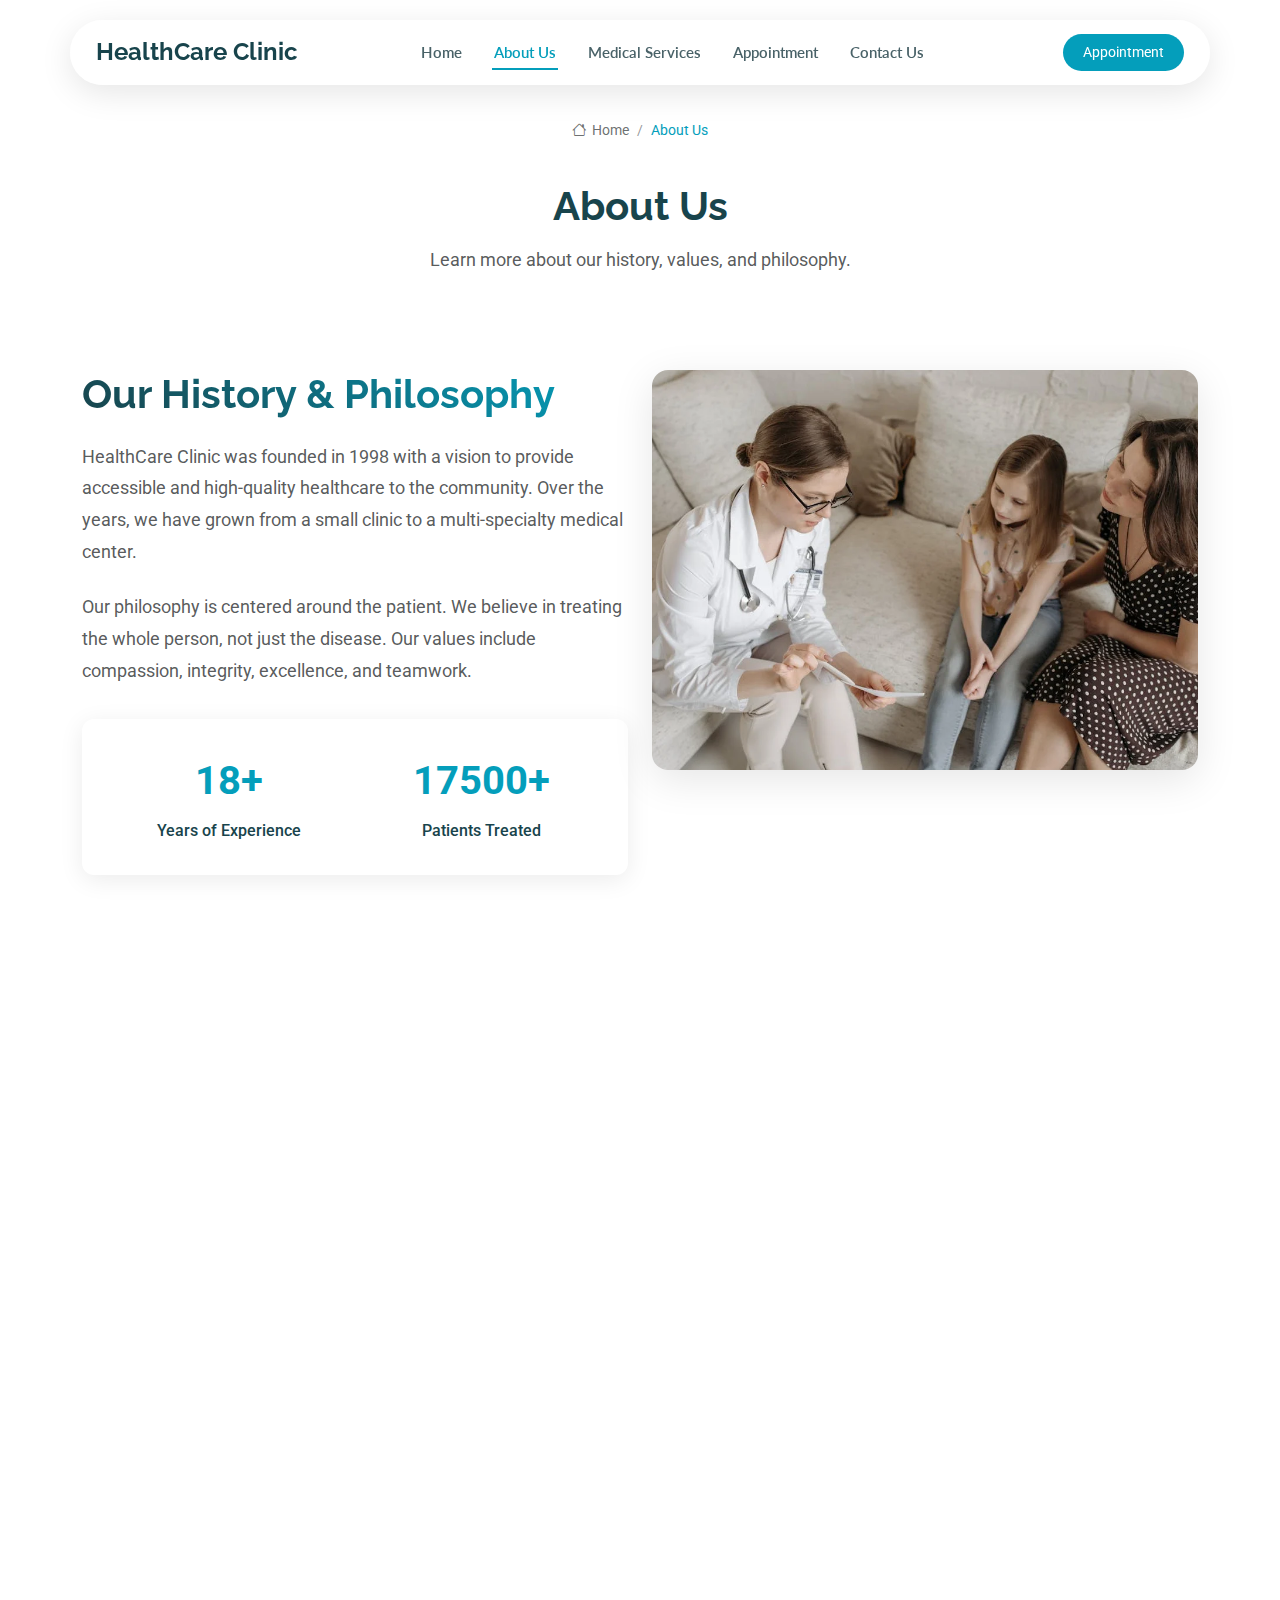
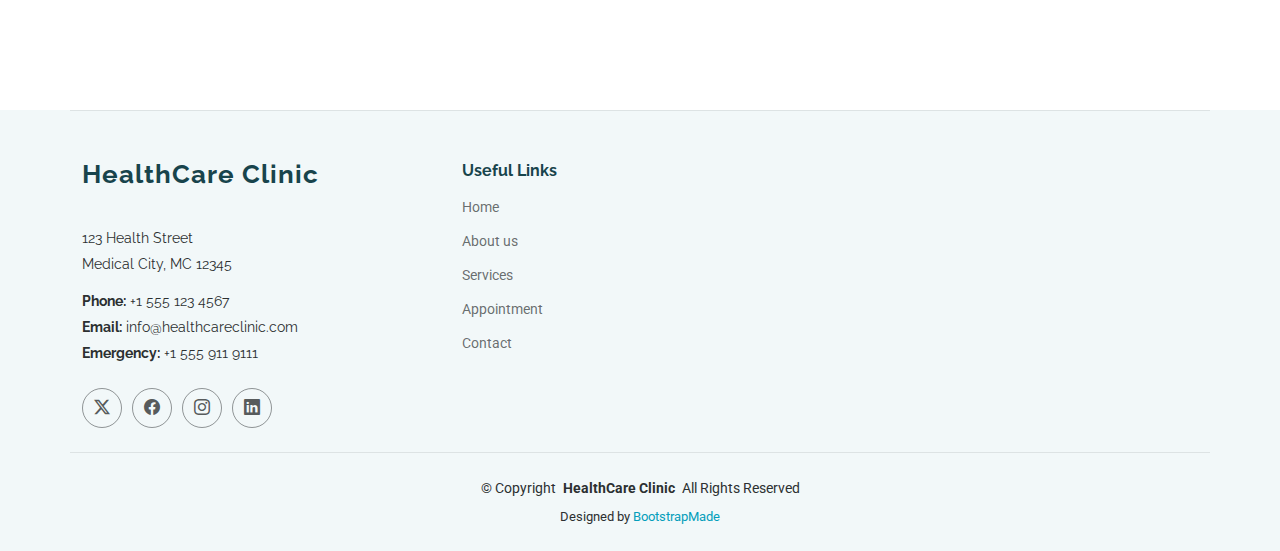
<file: about.html>
<!DOCTYPE html>
<html lang="en">

<head>
  <meta charset="utf-8">
  <meta content="width=device-width, initial-scale=1.0" name="viewport">
  <title>About - MediTrust Bootstrap Template</title>
  <meta name="description" content="">
  <meta name="keywords" content="">

  
  <link href="assets/img/favicon.png" rel="icon">
  <link href="assets/img/apple-touch-icon.png" rel="apple-touch-icon">

  
  <link href="https://fonts.googleapis.com" rel="preconnect">
  <link href="https://fonts.gstatic.com" rel="preconnect" crossorigin>
  <link href="https://fonts.googleapis.com/css2?family=Roboto:ital,wght@0,100;0,300;0,400;0,500;0,700;0,900;1,100;1,300;1,400;1,500;1,700;1,900&family=Lato:ital,wght@0,100;0,300;0,400;0,700;0,900;1,100;1,300;1,400;1,700;1,900&family=Raleway:ital,wght@0,100;0,200;0,300;0,400;0,500;0,600;0,700;0,800;0,900;1,100;1,200;1,300;1,400;1,500;1,600;1,700;1,800;1,900&display=swap" rel="stylesheet">

  
  <link href="assets/vendor/bootstrap/css/bootstrap.min.css" rel="stylesheet">
  <link href="assets/vendor/bootstrap-icons/bootstrap-icons.css" rel="stylesheet">
  <link href="assets/vendor/aos/aos.css" rel="stylesheet">
  <link href="assets/vendor/fontawesome-free/css/all.min.css" rel="stylesheet">
  <link href="assets/vendor/swiper/swiper-bundle.min.css" rel="stylesheet">
  <link href="assets/vendor/glightbox/css/glightbox.min.css" rel="stylesheet">
  <script src="https://code.jquery.com/jquery-3.7.1.min.js"></script>

  
  <link href="assets/css/main.css" rel="stylesheet">
  <link href="assets/css/custom-animations.css" rel="stylesheet">

  <!-- =======================================================
  * Template Name: MediTrust
  * Template URL: https://bootstrapmade.com/meditrust-bootstrap-hospital-website-template/
  * Updated: Jul 04 2025 with Bootstrap v5.3.7
  * Author: BootstrapMade.com
  * License: https://bootstrapmade.com/license/
  ======================================================== -->
</head>

<body class="about-page">

  <header id="header" class="header d-flex align-items-center fixed-top">
    <div class="header-container container-fluid container-xl position-relative d-flex align-items-center justify-content-between">

      <a href="index.html" class="logo d-flex align-items-center me-auto me-xl-0">
       
        <h1 class="sitename">HealthCare Clinic</h1>
      </a>

      <nav id="navmenu" class="navmenu">
        <ul>
          <li><a href="index.html">Home</a></li>
          <li><a href="about.html" class="active">About Us</a></li>
          <li><a href="services.html">Medical Services</a></li>
          <li><a href="appointment.html">Appointment</a></li>
          <li><a href="contact.html">Contact Us</a></li>
        </ul>
        <i class="mobile-nav-toggle d-xl-none bi bi-list"></i>
      </nav>

      <a class="btn-getstarted" href="appointment.html">Appointment</a>

    </div>
  </header>

  <main class="main">

    
    <div class="page-title">
      <div class="breadcrumbs">
        <nav aria-label="breadcrumb">
          <ol class="breadcrumb">
            <li class="breadcrumb-item"><a href="index.html"><i class="bi bi-house"></i> Home</a></li>
            <li class="breadcrumb-item active current">About Us</li>
          </ol>
        </nav>
      </div>

      <div class="title-wrapper">
        <h1>About Us</h1>
        <p>Learn more about our history, values, and philosophy.</p>
      </div>
    </div>

    
    <section id="about" class="about section">

      <div class="container" data-aos="fade-up" data-aos-delay="100">

        <div class="row gy-4">
          <div class="col-lg-6">
            <div class="content">
              <h2 class="gradient-text">Our History & Philosophy</h2>
              <p>
                HealthCare Clinic was founded in 1998 with a vision to provide accessible and high-quality healthcare to the community. Over the years, we have grown from a small clinic to a multi-specialty medical center.
              </p>
              <p>
                Our philosophy is centered around the patient. We believe in treating the whole person, not just the disease. Our values include compassion, integrity, excellence, and teamwork.
              </p>

              <div class="stats-container" data-aos="fade-up" data-aos-delay="200">
                <div class="row gy-4">
                  <div class="col-sm-6 col-lg-12 col-xl-6">
                    <div class="stat-item">
                      <div class="stat-number">
                        <span data-purecounter-start="0" data-purecounter-end="25" data-purecounter-duration="1" class="purecounter"></span>+
                      </div>
                      <div class="stat-label">Years of Experience</div>
                    </div>
                  </div>
                  <div class="col-sm-6 col-lg-12 col-xl-6">
                    <div class="stat-item">
                      <div class="stat-number">
                        <span data-purecounter-start="0" data-purecounter-end="50000" data-purecounter-duration="2" class="purecounter"></span>+
                      </div>
                      <div class="stat-label">Patients Treated</div>
                    </div>
                  </div>
                </div>
              </div>
            </div>
          </div>

          <div class="col-lg-6">
            <div class="image-section" data-aos="fade-left" data-aos-delay="200">
              <div class="main-image">
                <img src="assets/img/health/consultation-3.webp" alt="Healthcare consultation" class="img-fluid animate-float">
              </div>
            </div>
          </div>
        </div>

      </div>

    </section>

    
    <section id="doctors" class="doctors section">
      <div class="container section-title" data-aos="fade-up">
        <h2>Meet Our Doctors</h2>
        <p>Our team of experienced professionals</p>
      </div>
      <div class="container" data-aos="fade-up" data-aos-delay="100">
        <div class="row gy-4">
          <div class="col-xl-3 col-lg-4 col-md-6" data-aos="fade-up" data-aos-delay="100">
            <div class="doctor-card">
              <div class="doctor-image">
                <img src="assets/img/health/staff-3.webp" alt="Dr. Jennifer Martinez" class="img-fluid">
              </div>
              <div class="doctor-content">
                <h4 class="doctor-name">Dr. Jennifer Martinez</h4>
                <span class="doctor-specialty">Cardiology</span>
              </div>
            </div>
          </div>
          <div class="col-xl-3 col-lg-4 col-md-6" data-aos="fade-up" data-aos-delay="200">
            <div class="doctor-card">
              <div class="doctor-image">
                <img src="assets/img/health/staff-7.webp" alt="Dr. Michael Chen" class="img-fluid">
              </div>
              <div class="doctor-content">
                <h4 class="doctor-name">Dr. Michael Chen</h4>
                <span class="doctor-specialty">Orthopedics</span>
              </div>
            </div>
          </div>
          <div class="col-xl-3 col-lg-4 col-md-6" data-aos="fade-up" data-aos-delay="300">
            <div class="doctor-card">
              <div class="doctor-image">
                <img src="assets/img/health/staff-11.webp" alt="Dr. Sarah Williams" class="img-fluid">
              </div>
              <div class="doctor-content">
                <h4 class="doctor-name">Dr. Sarah Williams</h4>
                <span class="doctor-specialty">Pediatrics</span>
              </div>
            </div>
          </div>
          <div class="col-xl-3 col-lg-4 col-md-6" data-aos="fade-up" data-aos-delay="400">
            <div class="doctor-card">
              <div class="doctor-image">
                <img src="assets/img/health/staff-14.webp" alt="Dr. Robert Anderson" class="img-fluid">
              </div>
              <div class="doctor-content">
                <h4 class="doctor-name">Dr. Robert Anderson</h4>
                <span class="doctor-specialty">Neurology</span>
              </div>
            </div>
          </div>
        </div>
      </div>
    </section>

  </main>

  <footer id="footer" class="footer position-relative light-background">

    <div class="container footer-top">
      <div class="row gy-4">
        <div class="col-lg-4 col-md-6 footer-about">
          <a href="index.html" class="logo d-flex align-items-center">
            <span class="sitename">HealthCare Clinic</span>
          </a>
          <div class="footer-contact pt-3">
            <p>123 Health Street</p>
            <p>Medical City, MC 12345</p>
            <p class="mt-3"><strong>Phone:</strong> <span>+1 555 123 4567</span></p>
            <p><strong>Email:</strong> <span>info@healthcareclinic.com</span></p>
            <p><strong>Emergency:</strong> <span>+1 555 911 9111</span></p>
          </div>
          <div class="social-links d-flex mt-4">
            <a href=""><i class="bi bi-twitter-x"></i></a>
            <a href=""><i class="bi bi-facebook"></i></a>
            <a href=""><i class="bi bi-instagram"></i></a>
            <a href=""><i class="bi bi-linkedin"></i></a>
          </div>
        </div>

        <div class="col-lg-2 col-md-3 footer-links">
          <h4>Useful Links</h4>
          <ul>
            <li><a href="index.html">Home</a></li>
            <li><a href="about.html">About us</a></li>
            <li><a href="services.html">Services</a></li>
            <li><a href="appointment.html">Appointment</a></li>
            <li><a href="contact.html">Contact</a></li>
          </ul>
        </div>

      </div>
    </div>

    <div class="container copyright text-center mt-4">
      <p>© <span>Copyright</span> <strong class="px-1 sitename">HealthCare Clinic</strong> <span>All Rights Reserved</span></p>
      <div class="credits">
        Designed by <a href="https://bootstrapmade.com/">BootstrapMade</a>
      </div>
    </div>

  </footer>

  
  <a href="#" id="scroll-top" class="scroll-top d-flex align-items-center justify-content-center"><i class="bi bi-arrow-up-short"></i></a>

  
  <div id="preloader"></div>

  
  <script src="assets/vendor/bootstrap/js/bootstrap.bundle.min.js"></script>
  <script src="assets/vendor/php-email-form/validate.js"></script>
  <script src="assets/vendor/aos/aos.js"></script>
  <script src="assets/vendor/purecounter/purecounter_vanilla.js"></script>
  <script src="assets/vendor/swiper/swiper-bundle.min.js"></script>
  <script src="assets/vendor/imagesloaded/imagesloaded.pkgd.min.js"></script>
  <script src="assets/vendor/isotope-layout/isotope.pkgd.min.js"></script>
  <script src="assets/vendor/glightbox/js/glightbox.min.js"></script>

  
  <script src="assets/js/main.js"></script>

</body>

</html>
</file>
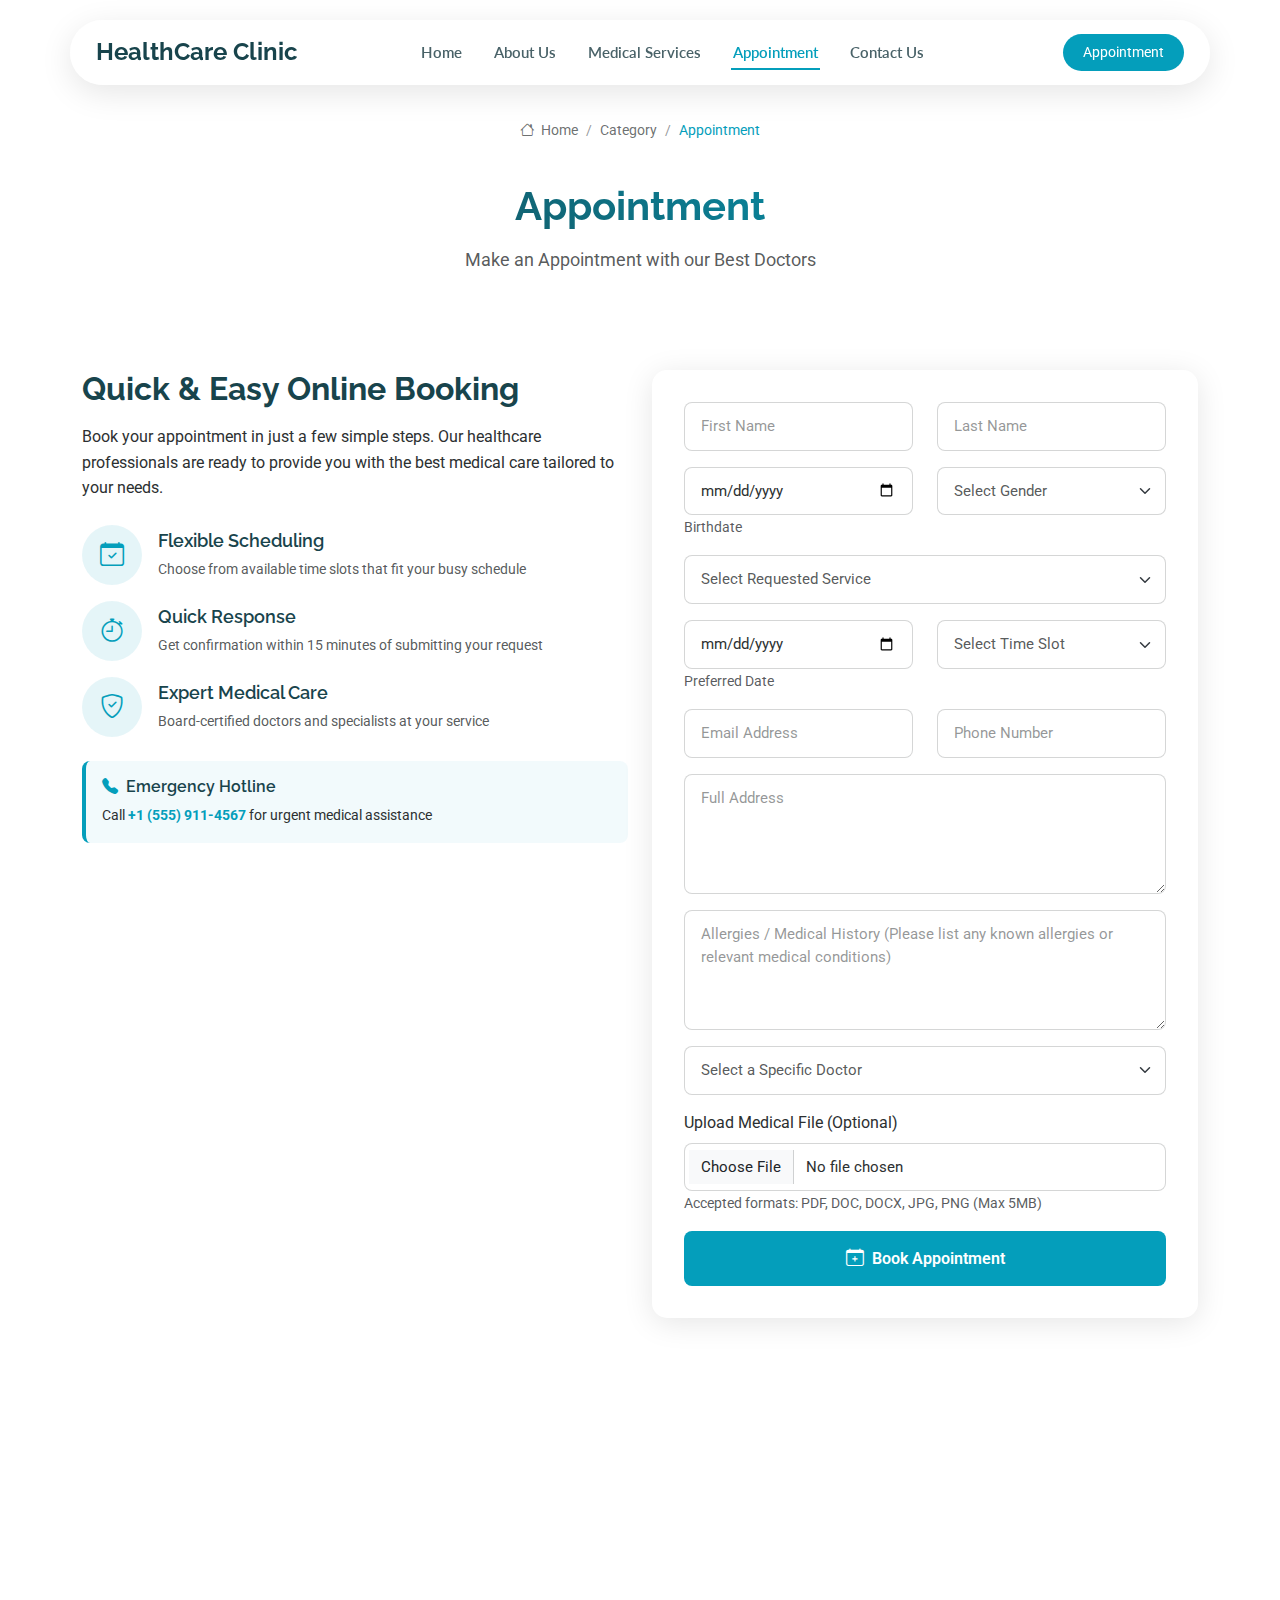
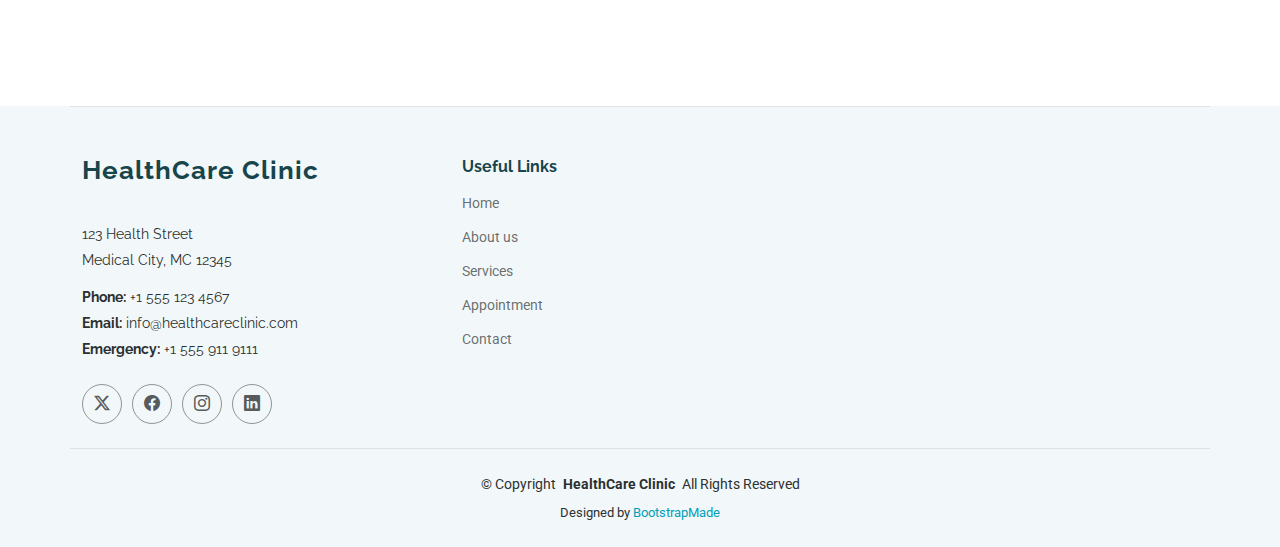
<file: appointment.html>
<!DOCTYPE html>
<html lang="en">

<head>
  <meta charset="utf-8">
  <meta content="width=device-width, initial-scale=1.0" name="viewport">
  <title>Appointment - MediTrust Bootstrap Template</title>
  <meta name="description" content="">
  <meta name="keywords" content="">

  <!-- Favicons -->
  <link href="assets/img/favicon.png" rel="icon">
  <link href="assets/img/apple-touch-icon.png" rel="apple-touch-icon">

  <!-- Fonts -->
  <link href="https://fonts.googleapis.com" rel="preconnect">
  <link href="https://fonts.gstatic.com" rel="preconnect" crossorigin>
  <link href="https://fonts.googleapis.com/css2?family=Roboto:ital,wght@0,100;0,300;0,400;0,500;0,700;0,900;1,100;1,300;1,400;1,500;1,700;1,900&family=Lato:ital,wght@0,100;0,300;0,400;0,700;0,900;1,100;1,300;1,400;1,700;1,900&family=Raleway:ital,wght@0,100;0,200;0,300;0,400;0,500;0,600;0,700;0,800;0,900;1,100;1,200;1,300;1,400;1,500;1,600;1,700;1,800;1,900&display=swap" rel="stylesheet">

  <!-- Vendor CSS Files -->
  <link href="assets/vendor/bootstrap/css/bootstrap.min.css" rel="stylesheet">
  <link href="assets/vendor/bootstrap-icons/bootstrap-icons.css" rel="stylesheet">
  <link href="assets/vendor/aos/aos.css" rel="stylesheet">
  <link href="assets/vendor/fontawesome-free/css/all.min.css" rel="stylesheet">
  <link href="assets/vendor/swiper/swiper-bundle.min.css" rel="stylesheet">
  <link href="assets/vendor/glightbox/css/glightbox.min.css" rel="stylesheet">
  <script src="https://code.jquery.com/jquery-3.7.1.min.js"></script>

  <!-- Main CSS File -->
  <link href="assets/css/main.css" rel="stylesheet">
  <link href="assets/css/custom-animations.css" rel="stylesheet">

  <!-- =======================================================
  * Template Name: MediTrust
  * Template URL: https://bootstrapmade.com/meditrust-bootstrap-hospital-website-template/
  * Updated: Jul 04 2025 with Bootstrap v5.3.7
  * Author: BootstrapMade.com
  * License: https://bootstrapmade.com/license/
  ======================================================== -->
</head>

<body class="appointment-page">

  <header id="header" class="header d-flex align-items-center fixed-top">
    <div class="header-container container-fluid container-xl position-relative d-flex align-items-center justify-content-between">

      <a href="index.html" class="logo d-flex align-items-center me-auto me-xl-0">
        <h1 class="sitename">HealthCare Clinic</h1>
      </a>

      <nav id="navmenu" class="navmenu">
        <ul>
          <li><a href="index.html">Home</a></li>
          <li><a href="about.html">About Us</a></li>
          <li><a href="services.html">Medical Services</a></li>
          <li><a href="appointment.html" class="active">Appointment</a></li>
          <li><a href="contact.html">Contact Us</a></li>
        </ul>
        <i class="mobile-nav-toggle d-xl-none bi bi-list"></i>
      </nav>

      <a class="btn-getstarted" href="appointment.html">Appointment</a>

    </div>
  </header>

  <main class="main">

    
    <div class="page-title">
      <div class="breadcrumbs">
        <nav aria-label="breadcrumb">
          <ol class="breadcrumb">
            <li class="breadcrumb-item"><a href="#"><i class="bi bi-house"></i> Home</a></li>
            <li class="breadcrumb-item"><a href="#">Category</a></li>
            <li class="breadcrumb-item active current">Appointment</li>
          </ol>
        </nav>
      </div>

      <div class="title-wrapper">
        <h1 class="gradient-text">Appointment</h1>
        <p>Make an Appointment with our Best Doctors</p>
      </div>
    </div>

    <section id="appointmnet" class="appointmnet section">

      <div class="container" data-aos="fade-up" data-aos-delay="100">

        <div class="row gy-4">

          
          <div class="col-lg-6">
            <div class="appointment-info">
              <h3>Quick &amp; Easy Online Booking</h3>
              <p class="mb-4">Book your appointment in just a few simple steps. Our healthcare professionals are ready to provide you with the best medical care tailored to your needs.</p>

              <div class="info-items">
                <div class="info-item info-card d-flex align-items-center mb-3" data-aos="fade-up" data-aos-delay="200">
                  <div class="icon-wrapper me-3">
                    <i class="bi bi-calendar-check"></i>
                  </div>
                  <div>
                    <h5>Flexible Scheduling</h5>
                    <p class="mb-0">Choose from available time slots that fit your busy schedule</p>
                  </div>
                </div>

                <div class="info-item info-card d-flex align-items-center mb-3" data-aos="fade-up" data-aos-delay="250">
                  <div class="icon-wrapper me-3">
                    <i class="bi bi-stopwatch"></i>
                  </div>
                  <div>
                    <h5>Quick Response</h5>
                    <p class="mb-0">Get confirmation within 15 minutes of submitting your request</p>
                  </div>
                </div>

                <div class="info-item info-card d-flex align-items-center mb-3" data-aos="fade-up" data-aos-delay="300">
                  <div class="icon-wrapper me-3">
                    <i class="bi bi-shield-check"></i>
                  </div>
                  <div>
                    <h5>Expert Medical Care</h5>
                    <p class="mb-0">Board-certified doctors and specialists at your service</p>
                  </div>
                </div>
              </div>

              <div class="emergency-contact mt-4" data-aos="fade-up" data-aos-delay="350">
                <div class="emergency-card p-3">
                  <h6 class="mb-2"><i class="bi bi-telephone-fill me-2"></i>Emergency Hotline</h6>
                  <p class="mb-0">Call <strong>+1 (555) 911-4567</strong> for urgent medical assistance</p>
                </div>
              </div>

            </div>
          </div>

          
          <div class="col-lg-6">
            <div class="appointment-form-wrapper" data-aos="fade-up" data-aos-delay="200">
              <form action="forms/appointment.php" method="post" class="appointment-form php-email-form" id="appointmentForm" enctype="multipart/form-data">
                <div class="row gy-3">

                  <div class="col-md-6">
                    <input type="text" name="first_name" class="form-control" placeholder="First Name" required>
                  </div>

                  <div class="col-md-6">
                    <input type="text" name="last_name" class="form-control" placeholder="Last Name" required>
                  </div>

                  <div class="col-md-6">
                    <input type="date" name="birthdate" id="birthdate" class="form-control" required>
                    <small class="text-muted">Birthdate</small>
                  </div>

                  <div class="col-md-6">
                    <select name="gender" class="form-select" required>
                      <option value="">Select Gender</option>
                      <option value="male">Male</option>
                      <option value="female">Female</option>
                      <option value="other">Other</option>
                    </select>
                  </div>

                  <div class="col-12">
                    <select name="requested_service" id="requestedService" class="form-select" required>
                      <option value="">Select Requested Service</option>
                      <option value="general">General Consultation</option>
                      <option value="pediatric">Pediatric Consultation</option>
                      <option value="dental">Dental Checkup</option>
                      <option value="physiotherapy">Physiotherapy Session</option>
                      <option value="vaccination">Vaccination</option>
                      <option value="lab">Lab Test</option>
                      <option value="followup">Follow-up Appointment</option>
                      <option value="special">Special Consultation</option>
                    </select>
                  </div>

                  <div class="col-md-6">
                    <input type="date" name="preferred_date" id="preferredDate" class="form-control" required>
                    <small class="text-muted">Preferred Date</small>
                  </div>

                  <div class="col-md-6">
                    <select name="preferred_time" class="form-select" required>
                      <option value="">Select Time Slot</option>
                      <option value="08:00-09:00">08:00 AM - 09:00 AM</option>
                      <option value="09:00-10:00">09:00 AM - 10:00 AM</option>
                      <option value="10:00-11:00">10:00 AM - 11:00 AM</option>
                      <option value="11:00-12:00">11:00 AM - 12:00 PM</option>
                      <option value="12:00-13:00">12:00 PM - 01:00 PM</option>
                      <option value="13:00-14:00">01:00 PM - 02:00 PM</option>
                      <option value="14:00-15:00">02:00 PM - 03:00 PM</option>
                      <option value="15:00-16:00">03:00 PM - 04:00 PM</option>
                      <option value="16:00-17:00">04:00 PM - 05:00 PM</option>
                      <option value="17:00-18:00">05:00 PM - 06:00 PM</option>
                    </select>
                  </div>

                  <div class="col-md-6">
                    <input type="email" name="email" class="form-control" placeholder="Email Address" required>
                  </div>

                  <div class="col-md-6">
                    <input type="tel" name="phone" class="form-control" placeholder="Phone Number" required pattern="[0-9]{10,}" title="Please enter a valid phone number">
                  </div>

                  <div class="col-12">
                    <textarea class="form-control" name="address" rows="2" placeholder="Full Address" required></textarea>
                  </div>

                  <div class="col-12">
                    <textarea class="form-control" name="allergies_history" rows="3" placeholder="Allergies / Medical History (Please list any known allergies or relevant medical conditions)"></textarea>
                  </div>

                  <div class="col-12">
                    <select name="doctor" id="doctorSelect" class="form-select" required>
                      <option value="">Select a Specific Doctor</option>
                      <option value="dr-johnson">Dr. Sarah Johnson - General Medicine</option>
                      <option value="dr-martinez">Dr. Michael Martinez - Pediatrics</option>
                      <option value="dr-chen">Dr. Lisa Chen - Dental</option>
                      <option value="dr-patel">Dr. Raj Patel - Physiotherapy</option>
                      <option value="dr-williams">Dr. Emily Williams - General Medicine</option>
                      <option value="dr-thompson">Dr. David Thompson - Specialist</option>
                      <option value="dr-anderson">Dr. Jennifer Anderson - Lab Services</option>
                      <option value="dr-brown">Dr. Robert Brown - Vaccination</option>
                    </select>
                  </div>

                  <div class="col-12">
                    <label for="medicalFile" class="form-label">Upload Medical File (Optional)</label>
                    <input type="file" name="medical_file" id="medicalFile" class="form-control" accept=".pdf,.doc,.docx,.jpg,.jpeg,.png">
                    <small class="text-muted">Accepted formats: PDF, DOC, DOCX, JPG, PNG (Max 5MB)</small>
                  </div>

                  <div class="col-12">
                    <div class="loading">Loading</div>
                    <div class="error-message"></div>
                    <div class="sent-message">Your appointment request has been sent successfully. We will contact you shortly!</div>

                    <button type="submit" class="btn btn-appointment w-100">
                      <i class="bi bi-calendar-plus me-2"></i>Book Appointment
                    </button>
                  </div>

                </div>
              </form>
            </div>
          </div>

        </div>

       
        <div class="process-steps mt-5" data-aos="fade-up" data-aos-delay="300">
          <div class="row text-center gy-4">
            <div class="col-lg-3 col-md-6">
              <div class="step-item">
                <div class="step-number">1</div>
                <div class="step-icon">
                  <i class="bi bi-person-fill"></i>
                </div>
                <h5>Fill Details</h5>
                <p>Provide your personal information and select your preferred department</p>
              </div>
            </div>

            <div class="col-lg-3 col-md-6">
              <div class="step-item">
                <div class="step-number">2</div>
                <div class="step-icon">
                  <i class="bi bi-calendar-event"></i>
                </div>
                <h5>Choose Date</h5>
                <p>Select your preferred date and time slot from available options</p>
              </div>
            </div>

            <div class="col-lg-3 col-md-6">
              <div class="step-item">
                <div class="step-number">3</div>
                <div class="step-icon">
                  <i class="bi bi-check-circle"></i>
                </div>
                <h5>Confirmation</h5>
                <p>Receive instant confirmation and appointment details via email or SMS</p>
              </div>
            </div>

            <div class="col-lg-3 col-md-6">
              <div class="step-item">
                <div class="step-number">4</div>
                <div class="step-icon">
                  <i class="bi bi-heart-pulse"></i>
                </div>
                <h5>Get Treatment</h5>
                <p>Visit our clinic at your scheduled time and receive quality healthcare</p>
              </div>
            </div>

          </div>
        </div>

      </div>

    </section>

  </main>

  <footer id="footer" class="footer position-relative light-background">

    <div class="container footer-top">
      <div class="row gy-4">
        <div class="col-lg-4 col-md-6 footer-about">
          <a href="index.html" class="logo d-flex align-items-center">
            <span class="sitename">HealthCare Clinic</span>
          </a>
          <div class="footer-contact pt-3">
            <p>123 Health Street</p>
            <p>Medical City, MC 12345</p>
            <p class="mt-3"><strong>Phone:</strong> <span>+1 555 123 4567</span></p>
            <p><strong>Email:</strong> <span>info@healthcareclinic.com</span></p>
            <p><strong>Emergency:</strong> <span>+1 555 911 9111</span></p>
          </div>
          <div class="social-links d-flex mt-4">
            <a href=""><i class="bi bi-twitter-x"></i></a>
            <a href=""><i class="bi bi-facebook"></i></a>
            <a href=""><i class="bi bi-instagram"></i></a>
            <a href=""><i class="bi bi-linkedin"></i></a>
          </div>
        </div>

        <div class="col-lg-2 col-md-3 footer-links">
          <h4>Useful Links</h4>
          <ul>
            <li><a href="index.html">Home</a></li>
            <li><a href="about.html">About us</a></li>
            <li><a href="services.html">Services</a></li>
            <li><a href="appointment.html">Appointment</a></li>
            <li><a href="contact.html">Contact</a></li>
          </ul>
        </div>

      </div>
    </div>

    <div class="container copyright text-center mt-4">
      <p>© <span>Copyright</span> <strong class="px-1 sitename">HealthCare Clinic</strong> <span>All Rights Reserved</span></p>
      <div class="credits">
        Designed by <a href="https://bootstrapmade.com/">BootstrapMade</a>
      </div>
    </div>

  </footer>

  
  <a href="#" id="scroll-top" class="scroll-top d-flex align-items-center justify-content-center"><i class="bi bi-arrow-up-short"></i></a>

 
  <div id="preloader"></div>

  
  <script src="assets/vendor/bootstrap/js/bootstrap.bundle.min.js"></script>
  <script src="assets/vendor/php-email-form/validate.js"></script>
  <script src="assets/vendor/aos/aos.js"></script>
  <script src="assets/vendor/purecounter/purecounter_vanilla.js"></script>
  <script src="assets/vendor/swiper/swiper-bundle.min.js"></script>
  <script src="assets/vendor/imagesloaded/imagesloaded.pkgd.min.js"></script>
  <script src="assets/vendor/isotope-layout/isotope.pkgd.min.js"></script>
  <script src="assets/vendor/glightbox/js/glightbox.min.js"></script>

  
  <script src="assets/js/main.js"></script>

  <script>
    $(document).ready(function() {
      
      var today = new Date().toISOString().split('T')[0];
      $('#preferredDate').attr('min', today);
      
     
      $('#birthdate').attr('max', today);
      
      
      $('#preferredDate').change(function() {
          if ($(this).val() < today) {
              alert('Please select a future date for your appointment.');
              $(this).val('');
          }
      });

     
      $('#medicalFile').change(function() {
        const file = this.files[0];
        if (file && file.size > 5 * 1024 * 1024) {
          alert('File size must not exceed 5MB');
          $(this).val('');
        }
      });

     
      const doctorsByService = {
        'general': ['dr-johnson', 'dr-williams'],
        'pediatric': ['dr-martinez'],
        'dental': ['dr-chen'],
        'physiotherapy': ['dr-patel'],
        'vaccination': ['dr-brown'],
        'lab': ['dr-anderson'],
        'followup': ['dr-johnson', 'dr-williams', 'dr-thompson'],
        'special': ['dr-thompson']
      };

      $('#requestedService').change(function() {
        const service = $(this).val();
        const doctorSelect = $('#doctorSelect');
        const allDoctors = doctorSelect.find('option:not(:first)');
        
        if (service && doctorsByService[service]) {
        
          allDoctors.hide().prop('disabled', true);
          
         
          doctorsByService[service].forEach(function(doctorValue) {
            doctorSelect.find('option[value="' + doctorValue + '"]').show().prop('disabled', false);
          });
          
        
          doctorSelect.val('');
        } else {
          
          allDoctors.show().prop('disabled', false);
        }
      });

      
      $('#appointmentForm').submit(function(e) {
        const phone = $('input[name="phone"]').val();
        if (phone.length < 10) {
          e.preventDefault();
          alert('Please enter a valid phone number with at least 10 digits');
          return false;
        }
      });
    });
  </script>

</body>

</html>
</file>
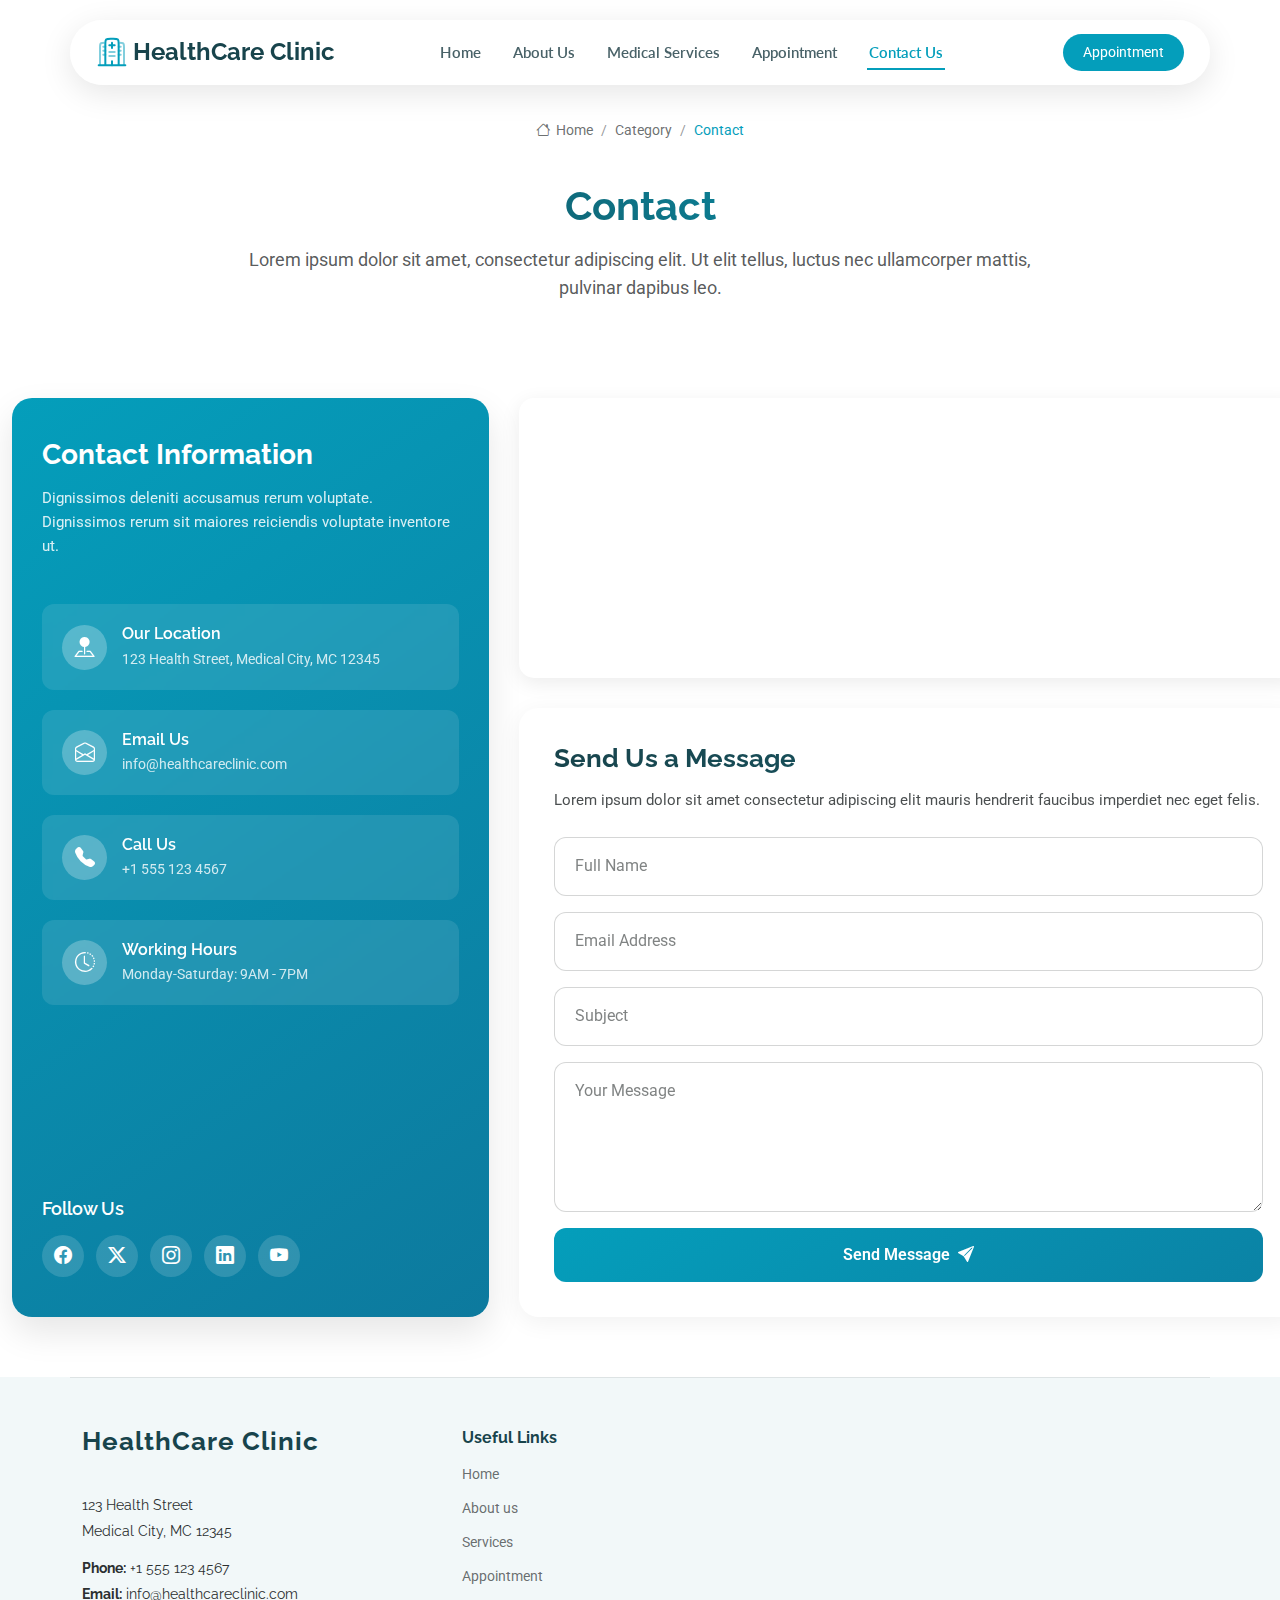
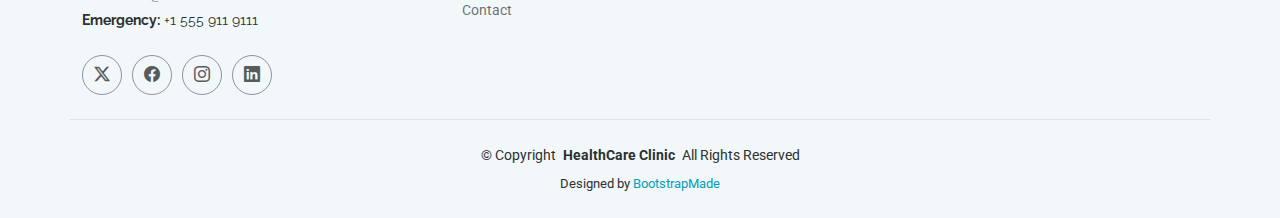
<file: contact.html>
<!DOCTYPE html>
<html lang="en">

<head>
  <meta charset="utf-8">
  <meta content="width=device-width, initial-scale=1.0" name="viewport">
  <title>Contact - MediTrust Bootstrap Template</title>
  <meta name="description" content="">
  <meta name="keywords" content="">

  <!-- Favicons -->
  <link href="assets/img/favicon.png" rel="icon">
  <link href="assets/img/apple-touch-icon.png" rel="apple-touch-icon">

  <!-- Fonts -->
  <link href="https://fonts.googleapis.com" rel="preconnect">
  <link href="https://fonts.gstatic.com" rel="preconnect" crossorigin>
  <link href="https://fonts.googleapis.com/css2?family=Roboto:ital,wght@0,100;0,300;0,400;0,500;0,700;0,900;1,100;1,300;1,400;1,500;1,700;1,900&family=Lato:ital,wght@0,100;0,300;0,400;0,700;0,900;1,100;1,300;1,400;1,700;1,900&family=Raleway:ital,wght@0,100;0,200;0,300;0,400;0,500;0,600;0,700;0,800;0,900;1,100;1,200;1,300;1,400;1,500;1,600;1,700;1,800;1,900&display=swap" rel="stylesheet">

  <!-- Vendor CSS Files -->
  <link href="assets/vendor/bootstrap/css/bootstrap.min.css" rel="stylesheet">
  <link href="assets/vendor/bootstrap-icons/bootstrap-icons.css" rel="stylesheet">
  <link href="assets/vendor/aos/aos.css" rel="stylesheet">
  <link href="assets/vendor/fontawesome-free/css/all.min.css" rel="stylesheet">
  <link href="assets/vendor/swiper/swiper-bundle.min.css" rel="stylesheet">
  <link href="assets/vendor/glightbox/css/glightbox.min.css" rel="stylesheet">
  <script src="https://code.jquery.com/jquery-3.7.1.min.js"></script>

  <!-- Main CSS File -->
  <link href="assets/css/main.css" rel="stylesheet">
  <link href="assets/css/custom-animations.css" rel="stylesheet">

  <!-- =======================================================
  * Template Name: MediTrust
  * Template URL: https://bootstrapmade.com/meditrust-bootstrap-hospital-website-template/
  * Updated: Jul 04 2025 with Bootstrap v5.3.7
  * Author: BootstrapMade.com
  * License: https://bootstrapmade.com/license/
  ======================================================== -->
</head>

<body class="contact-page">

  <header id="header" class="header d-flex align-items-center fixed-top">
    <div class="header-container container-fluid container-xl position-relative d-flex align-items-center justify-content-between">

      <a href="index.html" class="logo d-flex align-items-center me-auto me-xl-0">
        <!-- Uncomment the line below if you also wish to use an image logo -->
        <!-- <img src="assets/img/logo.webp" alt=""> -->
        <svg class="my-icon" viewBox="0 0 24 24" fill="none" xmlns="http://www.w3.org/2000/svg">
          <g id="bgCarrier" stroke-width="0"></g>
          <g id="tracerCarrier" stroke-linecap="round" stroke-linejoin="round"></g>
          <g id="iconCarrier">
            <path d="M22 22L2 22" stroke="currentColor" stroke-width="1.5" stroke-linecap="round"></path>
            <path d="M17 22V6C17 4.11438 17 3.17157 16.4142 2.58579C15.8284 2 14.8856 2 13 2H11C9.11438 2 8.17157 2 7.58579 2.58579C7 3.17157 7 4.11438 7 6V22" stroke="currentColor" stroke-width="1.5"></path>
            <path opacity="0.5" d="M21 22V8.5C21 7.09554 21 6.39331 20.6629 5.88886C20.517 5.67048 20.3295 5.48298 20.1111 5.33706C19.6067 5 18.9045 5 17.5 5" stroke="currentColor" stroke-width="1.5"></path>
            <path opacity="0.5" d="M3 22V8.5C3 7.09554 3 6.39331 3.33706 5.88886C3.48298 5.67048 3.67048 5.48298 3.88886 5.33706C4.39331 5 5.09554 5 6.5 5" stroke="currentColor" stroke-width="1.5"></path>
            <path d="M12 22V19" stroke="currentColor" stroke-width="1.5" stroke-linecap="round"></path>
            <path opacity="0.5" d="M10 12H14" stroke="currentColor" stroke-width="1.5" stroke-linecap="round"></path>
            <path opacity="0.5" d="M5.5 11H7" stroke="currentColor" stroke-width="1.5" stroke-linecap="round"></path>
            <path opacity="0.5" d="M5.5 14H7" stroke="currentColor" stroke-width="1.5" stroke-linecap="round"></path>
            <path opacity="0.5" d="M17 11H18.5" stroke="currentColor" stroke-width="1.5" stroke-linecap="round"></path>
            <path opacity="0.5" d="M17 14H18.5" stroke="currentColor" stroke-width="1.5" stroke-linecap="round"></path>
            <path opacity="0.5" d="M5.5 8H7" stroke="currentColor" stroke-width="1.5" stroke-linecap="round"></path>
            <path opacity="0.5" d="M17 8H18.5" stroke="currentColor" stroke-width="1.5" stroke-linecap="round"></path>
            <path opacity="0.5" d="M10 15H14" stroke="currentColor" stroke-width="1.5" stroke-linecap="round"></path>
            <path d="M12 9V5" stroke="currentColor" stroke-width="1.5" stroke-linecap="round" stroke-linejoin="round"></path>
            <path d="M14 7L10 7" stroke="currentColor" stroke-width="1.5" stroke-linecap="round" stroke-linejoin="round"></path>
          </g>
        </svg>

        <h1 class="sitename">HealthCare Clinic</h1>
      </a>

      <nav id="navmenu" class="navmenu">
        <ul>
          <li><a href="index.html">Home</a></li>
          <li><a href="about.html">About Us</a></li>
          <li><a href="services.html">Medical Services</a></li>
          <li><a href="appointment.html">Appointment</a></li>
          <li><a href="contact.html" class="active">Contact Us</a></li>
        </ul>
        <i class="mobile-nav-toggle d-xl-none bi bi-list"></i>
      </nav>

      <a class="btn-getstarted" href="appointment.html">Appointment</a>

    </div>
  </header>

  <main class="main">

    <!-- Page Title -->
    <div class="page-title">
      <div class="breadcrumbs">
        <nav aria-label="breadcrumb">
          <ol class="breadcrumb">
            <li class="breadcrumb-item"><a href="#"><i class="bi bi-house"></i> Home</a></li>
            <li class="breadcrumb-item"><a href="#">Category</a></li>
            <li class="breadcrumb-item active current">Contact</li>
          </ol>
        </nav>
      </div>

      <div class="title-wrapper">
        <h1 class="gradient-text">Contact</h1>
        <p>Lorem ipsum dolor sit amet, consectetur adipiscing elit. Ut elit tellus, luctus nec ullamcorper mattis, pulvinar dapibus leo.</p>
      </div>
    </div><!-- End Page Title -->

    <!-- Contact Section -->
    <section id="contact" class="contact section">

      <div class="container">
        <div class="contact-wrapper">
          <div class="contact-info-panel">
            <div class="contact-info-header">
              <h3>Contact Information</h3>
              <p>Dignissimos deleniti accusamus rerum voluptate. Dignissimos rerum sit maiores reiciendis voluptate inventore ut.</p>
            </div>

            <div class="contact-info-cards">
              <div class="info-card">
                <div class="icon-container">
                  <i class="bi bi-pin-map-fill"></i>
                </div>
                <div class="card-content">
                  <h4>Our Location</h4>
                  <p>123 Health Street, Medical City, MC 12345</p>
                </div>
              </div>

              <div class="info-card">
                <div class="icon-container">
                  <i class="bi bi-envelope-open"></i>
                </div>
                <div class="card-content">
                  <h4>Email Us</h4>
                  <p>info@healthcareclinic.com</p>
                </div>
              </div>

              <div class="info-card">
                <div class="icon-container">
                  <i class="bi bi-telephone-fill"></i>
                </div>
                <div class="card-content">
                  <h4>Call Us</h4>
                  <p>+1 555 123 4567</p>
                </div>
              </div>

              <div class="info-card">
                <div class="icon-container">
                  <i class="bi bi-clock-history"></i>
                </div>
                <div class="card-content">
                  <h4>Working Hours</h4>
                  <p>Monday-Saturday: 9AM - 7PM</p>
                </div>
              </div>
            </div>

            <div class="social-links-panel">
              <h5>Follow Us</h5>
              <div class="social-icons">
                <a href="#"><i class="bi bi-facebook"></i></a>
                <a href="#"><i class="bi bi-twitter-x"></i></a>
                <a href="#"><i class="bi bi-instagram"></i></a>
                <a href="#"><i class="bi bi-linkedin"></i></a>
                <a href="#"><i class="bi bi-youtube"></i></a>
              </div>
            </div>
          </div>

          <div class="contact-form-panel">
            <div class="map-container">
              <iframe src="https://www.google.com/maps/embed?pb=!1m14!1m8!1m3!1d48389.78314118045!2d-74.006138!3d40.710059!3m2!1i1024!2i768!4f13.1!3m3!1m2!1s0x89c25a22a3bda30d%3A0xb89d1fe6bc499443!2sDowntown%20Conference%20Center!5e0!3m2!1sen!2sus!4v1676961268712!5m2!1sen!2sus" width="100%" height="100%" style="border:0;" allowfullscreen="" loading="lazy" referrerpolicy="no-referrer-when-downgrade"></iframe>
            </div>

            <div class="form-container">
              <h3>Send Us a Message</h3>
              <p>Lorem ipsum dolor sit amet consectetur adipiscing elit mauris hendrerit faucibus imperdiet nec eget felis.</p>

              <form action="forms/contact.php" method="post" class="php-email-form">
                <div class="form-floating mb-3">
                  <input type="text" class="form-control" id="nameInput" name="name" placeholder="Full Name" required="">
                  <label for="nameInput">Full Name</label>
                </div>

                <div class="form-floating mb-3">
                  <input type="email" class="form-control" id="emailInput" name="email" placeholder="Email Address" required="">
                  <label for="emailInput">Email Address</label>
                </div>

                <div class="form-floating mb-3">
                  <input type="text" class="form-control" id="subjectInput" name="subject" placeholder="Subject" required="">
                  <label for="subjectInput">Subject</label>
                </div>

                <div class="form-floating mb-3">
                  <textarea class="form-control" id="messageInput" name="message" rows="5" placeholder="Your Message" style="height: 150px" required=""></textarea>
                  <label for="messageInput">Your Message</label>
                </div>

                <div class="my-3">
                  <div class="loading">Loading</div>
                  <div class="error-message"></div>
                  <div class="sent-message">Your message has been sent. Thank you!</div>
                </div>

                <div class="d-grid">
                  <button type="submit" class="btn-submit btn-pulse">Send Message <i class="bi bi-send-fill ms-2"></i></button>
                </div>
              </form>
            </div>
          </div>
        </div>
      </div>
    </section><!-- /Contact Section -->

  </main>

  <footer id="footer" class="footer position-relative light-background">

    <div class="container footer-top">
      <div class="row gy-4">
        <div class="col-lg-4 col-md-6 footer-about">
          <a href="index.html" class="logo d-flex align-items-center">
            <span class="sitename">HealthCare Clinic</span>
          </a>
          <div class="footer-contact pt-3">
            <p>123 Health Street</p>
            <p>Medical City, MC 12345</p>
            <p class="mt-3"><strong>Phone:</strong> <span>+1 555 123 4567</span></p>
            <p><strong>Email:</strong> <span>info@healthcareclinic.com</span></p>
            <p><strong>Emergency:</strong> <span>+1 555 911 9111</span></p>
          </div>
          <div class="social-links d-flex mt-4">
            <a href=""><i class="bi bi-twitter-x"></i></a>
            <a href=""><i class="bi bi-facebook"></i></a>
            <a href=""><i class="bi bi-instagram"></i></a>
            <a href=""><i class="bi bi-linkedin"></i></a>
          </div>
        </div>

        <div class="col-lg-2 col-md-3 footer-links">
          <h4>Useful Links</h4>
          <ul>
            <li><a href="index.html">Home</a></li>
            <li><a href="about.html">About us</a></li>
            <li><a href="services.html">Services</a></li>
            <li><a href="appointment.html">Appointment</a></li>
            <li><a href="contact.html">Contact</a></li>
          </ul>
        </div>

      </div>
    </div>

    <div class="container copyright text-center mt-4">
      <p>© <span>Copyright</span> <strong class="px-1 sitename">HealthCare Clinic</strong> <span>All Rights Reserved</span></p>
      <div class="credits">
        Designed by <a href="https://bootstrapmade.com/">BootstrapMade</a>
      </div>
    </div>

  </footer>

  <!-- Scroll Top -->
  <a href="#" id="scroll-top" class="scroll-top d-flex align-items-center justify-content-center"><i class="bi bi-arrow-up-short"></i></a>

  <!-- Preloader -->
  <div id="preloader"></div>

  <!-- Vendor JS Files -->
  <script src="assets/vendor/bootstrap/js/bootstrap.bundle.min.js"></script>
  <script src="assets/vendor/php-email-form/validate.js"></script>
  <script src="assets/vendor/aos/aos.js"></script>
  <script src="assets/vendor/purecounter/purecounter_vanilla.js"></script>
  <script src="assets/vendor/swiper/swiper-bundle.min.js"></script>
  <script src="assets/vendor/imagesloaded/imagesloaded.pkgd.min.js"></script>
  <script src="assets/vendor/isotope-layout/isotope.pkgd.min.js"></script>
  <script src="assets/vendor/glightbox/js/glightbox.min.js"></script>

  <!-- Main JS File -->
  <script src="assets/js/main.js"></script>

</body>

</html>
</file>
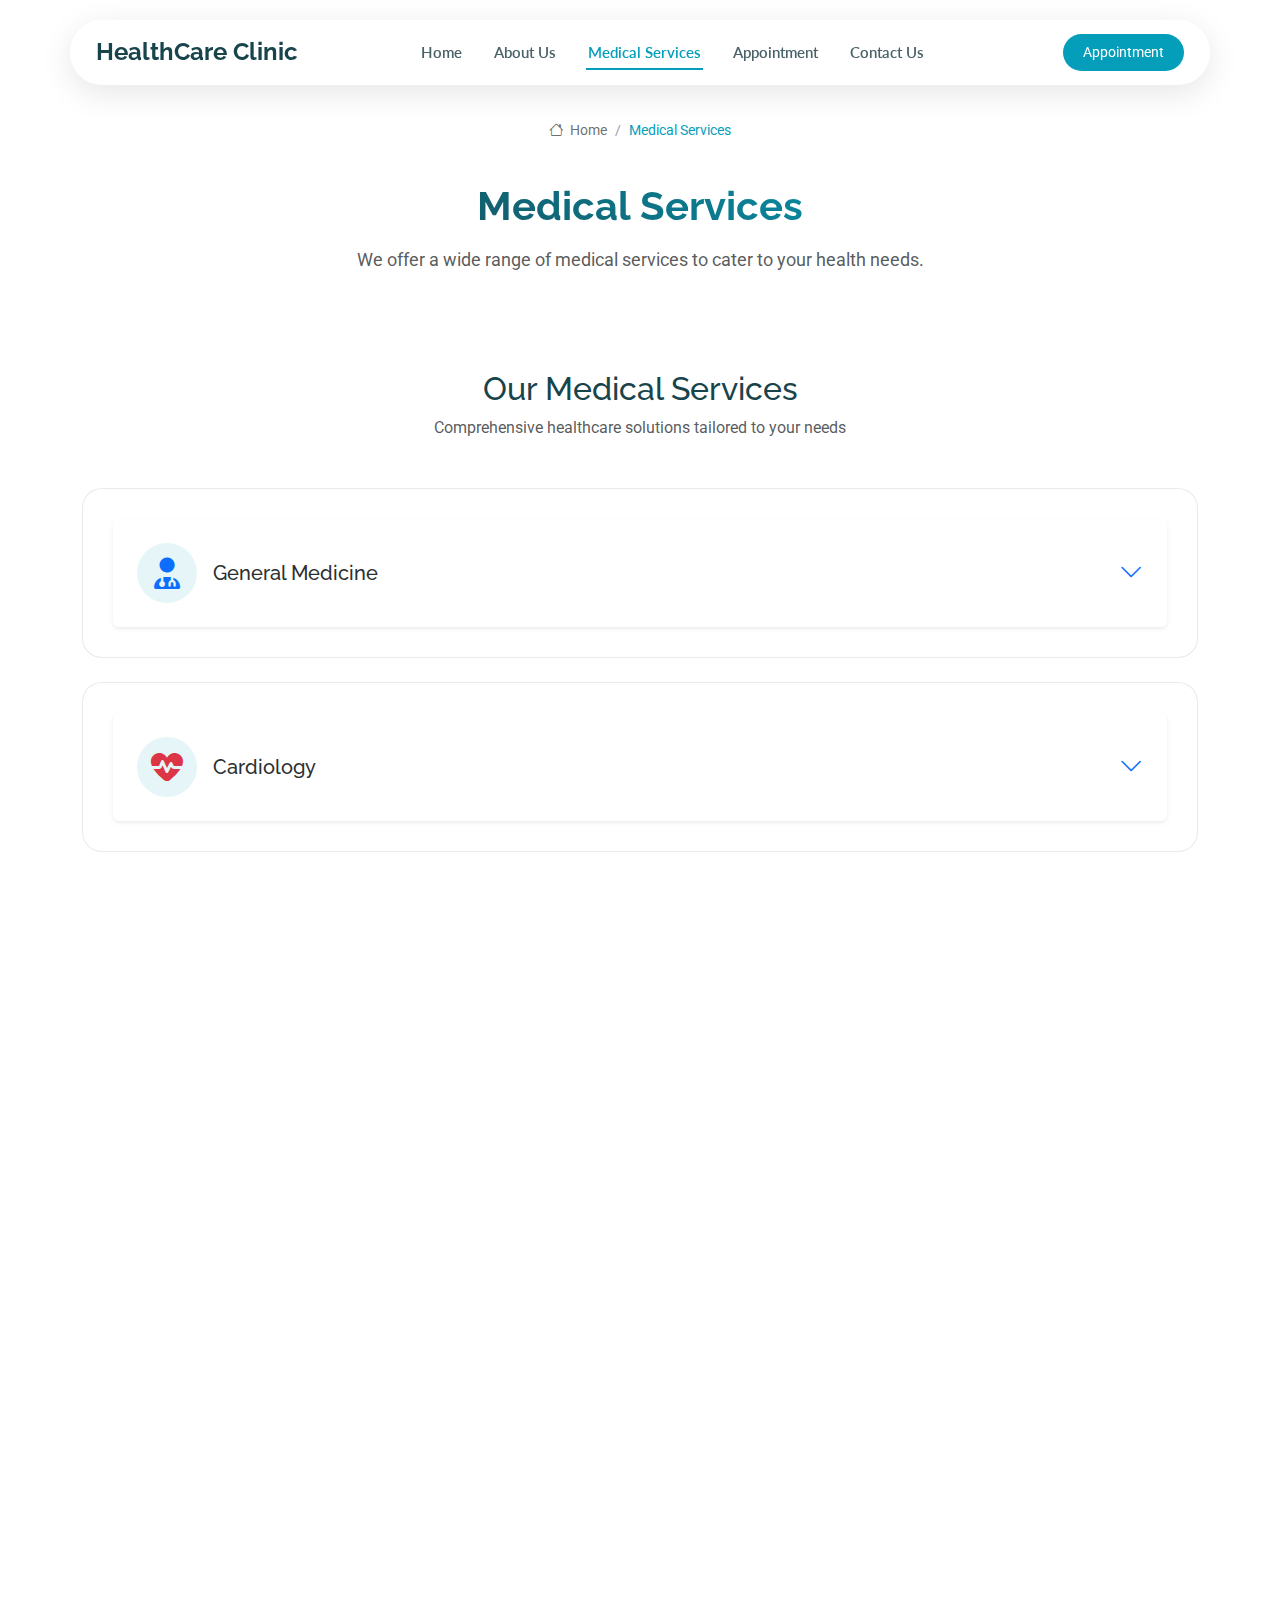
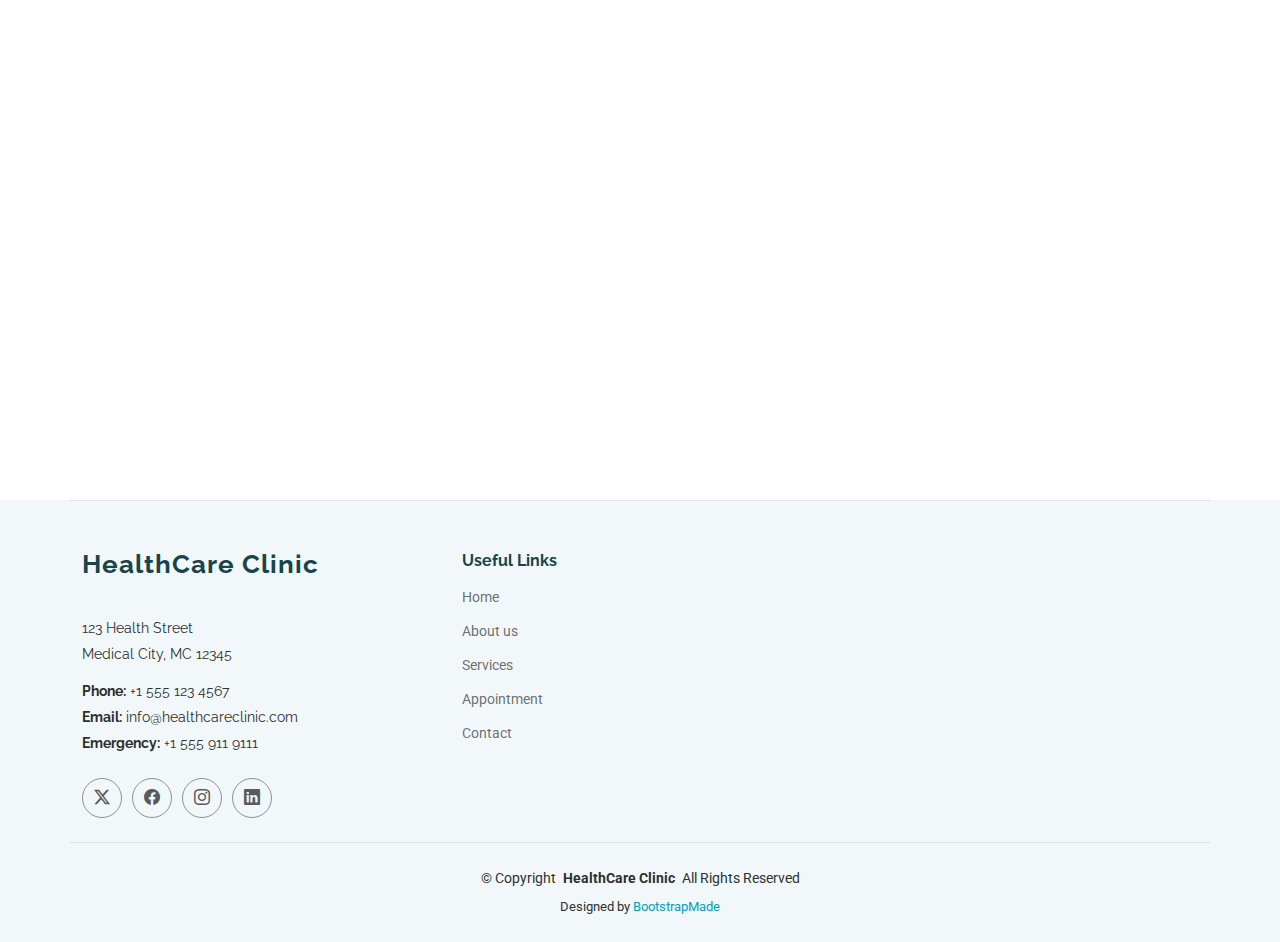
<file: services.html>
<!DOCTYPE html>
<html lang="en">

<head>
  <meta charset="utf-8">
  <meta content="width=device-width, initial-scale=1.0" name="viewport">
  <title>Services - MediTrust Bootstrap Template</title>
  <meta name="description" content="">
  <meta name="keywords" content="">

  
  <link href="assets/img/favicon.png" rel="icon">
  <link href="assets/img/apple-touch-icon.png" rel="apple-touch-icon">

  
  <link href="https://fonts.googleapis.com" rel="preconnect">
  <link href="https://fonts.gstatic.com" rel="preconnect" crossorigin>
  <link href="https://fonts.googleapis.com/css2?family=Roboto:ital,wght@0,100;0,300;0,400;0,500;0,700;0,900;1,100;1,300;1,400;1,500;1,700;1,900&family=Lato:ital,wght@0,100;0,300;0,400;0,700;0,900;1,100;1,300;1,400;1,700;1,900&family=Raleway:ital,wght@0,100;0,200;0,300;0,400;0,500;0,600;0,700;0,800;0,900;1,100;1,200;1,300;1,400;1,500;1,600;1,700;1,800;1,900&display=swap" rel="stylesheet">

  
  <link href="assets/vendor/bootstrap/css/bootstrap.min.css" rel="stylesheet">
  <link href="assets/vendor/bootstrap-icons/bootstrap-icons.css" rel="stylesheet">
  <link href="assets/vendor/aos/aos.css" rel="stylesheet">
  <link href="assets/vendor/fontawesome-free/css/all.min.css" rel="stylesheet">
  <link href="assets/vendor/swiper/swiper-bundle.min.css" rel="stylesheet">
  <link href="assets/vendor/glightbox/css/glightbox.min.css" rel="stylesheet">
  <script src="https://code.jquery.com/jquery-3.7.1.min.js"></script>

  
  <link href="assets/css/main.css" rel="stylesheet">
  <link href="assets/css/custom-animations.css" rel="stylesheet">

  <!-- =======================================================
  * Template Name: MediTrust
  * Template URL: https://bootstrapmade.com/meditrust-bootstrap-hospital-website-template/
  * Updated: Jul 04 2025 with Bootstrap v5.3.7
  * Author: BootstrapMade.com
  * License: https://bootstrapmade.com/license/
  ======================================================== -->
</head>

<body class="services-page">

  <header id="header" class="header d-flex align-items-center fixed-top">
    <div class="header-container container-fluid container-xl position-relative d-flex align-items-center justify-content-between">

      <a href="index.html" class="logo d-flex align-items-center me-auto me-xl-0">
        
        <h1 class="sitename">HealthCare Clinic</h1>
      </a>

      <nav id="navmenu" class="navmenu">
        <ul>
          <li><a href="index.html">Home</a></li>
          <li><a href="about.html">About Us</a></li>
          <li><a href="services.html" class="active">Medical Services</a></li>
          <li><a href="appointment.html">Appointment</a></li>
          <li><a href="contact.html">Contact Us</a></li>
        </ul>
        <i class="mobile-nav-toggle d-xl-none bi bi-list"></i>
      </nav>

      <a class="btn-getstarted" href="appointment.html">Appointment</a>

    </div>
  </header>

  <main class="main">

    
    <div class="page-title">
      <div class="breadcrumbs">
        <nav aria-label="breadcrumb">
          <ol class="breadcrumb">
            <li class="breadcrumb-item"><a href="index.html"><i class="bi bi-house"></i> Home</a></li>
            <li class="breadcrumb-item active current">Medical Services</li>
          </ol>
        </nav>
      </div>

      <div class="title-wrapper">
        <h1 class="gradient-text">Medical Services</h1>
        <p>We offer a wide range of medical services to cater to your health needs.</p>
      </div>
    </div>

    
    <section id="services" class="services section">
      <div class="container" data-aos="fade-up">

        <div class="section-header text-center mb-5">
          <h2>Our Medical Services</h2>
          <p class="text-muted">Comprehensive healthcare solutions tailored to your needs</p>
        </div>

        <div class="services-accordion">
            
            <div class="service-item mb-4" data-aos="fade-up" data-aos-delay="100">
                <div class="service-header p-4 bg-white border-0 shadow-sm rounded cursor-pointer">
                    <div class="d-flex justify-content-between align-items-center">
                        <div class="d-flex align-items-center">
                            <div class="service-icon me-3">
                                <i class="fas fa-user-md fa-2x text-primary"></i>
                            </div>
                            <h3 class="mb-0 h5">General Medicine</h3>
                        </div>
                        <i class="bi bi-chevron-down text-primary fs-4"></i>
                    </div>
                </div>
                <div class="service-body p-4 border-0 shadow-sm rounded-bottom bg-light" style="display: none; margin-top: -10px;">
                    <p class="text-muted mb-3">Our General Medicine department provides comprehensive primary care services for patients of all ages. We focus on the prevention, diagnosis, and treatment of adult diseases.</p>
                    <div class="row">
                        <div class="col-md-6">
                            <ul class="list-unstyled">
                                <li class="mb-2"><i class="bi bi-check-circle-fill text-success me-2"></i>Routine Checkups</li>
                                <li class="mb-2"><i class="bi bi-check-circle-fill text-success me-2"></i>Chronic Disease Management</li>
                                <li class="mb-2"><i class="bi bi-check-circle-fill text-success me-2"></i>Preventive Care</li>
                            </ul>
                        </div>
                        <div class="col-md-6">
                            <div class="service-info bg-white p-3 rounded">
                                <p class="mb-2"><strong>Department Hours:</strong></p>
                                <p class="mb-1 small">Monday - Friday: 8:00 AM - 6:00 PM</p>
                                <p class="mb-0 small">Saturday: 9:00 AM - 2:00 PM</p>
                            </div>
                        </div>
                    </div>
                    <a href="appointment.html" class="btn btn-primary btn-sm mt-3">Book Appointment</a>
                </div>
            </div>

            <div class="service-item mb-4" data-aos="fade-up" data-aos-delay="150">
                <div class="service-header p-4 bg-white border-0 shadow-sm rounded cursor-pointer">
                    <div class="d-flex justify-content-between align-items-center">
                        <div class="d-flex align-items-center">
                            <div class="service-icon me-3">
                                <i class="fas fa-heartbeat fa-2x text-danger"></i>
                            </div>
                            <h3 class="mb-0 h5">Cardiology</h3>
                        </div>
                        <i class="bi bi-chevron-down text-primary fs-4"></i>
                    </div>
                </div>
                <div class="service-body p-4 border-0 shadow-sm rounded-bottom bg-light" style="display: none; margin-top: -10px;">
                    <p class="text-muted mb-3">Our Cardiology department offers advanced cardiac care, including diagnosis, treatment, and prevention of heart diseases. We use state-of-the-art technology for accurate diagnosis.</p>
                    <div class="row">
                        <div class="col-md-6">
                            <ul class="list-unstyled">
                                <li class="mb-2"><i class="bi bi-check-circle-fill text-success me-2"></i>ECG & Echocardiography</li>
                                <li class="mb-2"><i class="bi bi-check-circle-fill text-success me-2"></i>Stress Testing</li>
                                <li class="mb-2"><i class="bi bi-check-circle-fill text-success me-2"></i>Heart Failure Management</li>
                            </ul>
                        </div>
                        <div class="col-md-6">
                            <div class="service-info bg-white p-3 rounded">
                                <p class="mb-2"><strong>Expert Cardiologists:</strong></p>
                                <p class="mb-1 small">Dr. Sarah Johnson</p>
                                <p class="mb-0 small">Dr. Michael Martinez</p>
                            </div>
                        </div>
                    </div>
                    <a href="appointment.html" class="btn btn-danger btn-sm mt-3">Book Appointment</a>
                </div>
            </div>

            <div class="service-item mb-4" data-aos="fade-up" data-aos-delay="200">
                <div class="service-header p-4 bg-white border-0 shadow-sm rounded cursor-pointer">
                    <div class="d-flex justify-content-between align-items-center">
                        <div class="d-flex align-items-center">
                            <div class="service-icon me-3">
                                <i class="fas fa-child fa-2x text-info"></i>
                            </div>
                            <h3 class="mb-0 h5">Pediatrics</h3>
                        </div>
                        <i class="bi bi-chevron-down text-primary fs-4"></i>
                    </div>
                </div>
                <div class="service-body p-4 border-0 shadow-sm rounded-bottom bg-light" style="display: none; margin-top: -10px;">
                    <p class="text-muted mb-3">We provide specialized care for infants, children, and adolescents. Our pediatricians are dedicated to ensuring the health and well-being of your children.</p>
                    <div class="row">
                        <div class="col-md-6">
                            <ul class="list-unstyled">
                                <li class="mb-2"><i class="bi bi-check-circle-fill text-success me-2"></i>Vaccinations</li>
                                <li class="mb-2"><i class="bi bi-check-circle-fill text-success me-2"></i>Growth Monitoring</li>
                                <li class="mb-2"><i class="bi bi-check-circle-fill text-success me-2"></i>Pediatric Illness Treatment</li>
                            </ul>
                        </div>
                        <div class="col-md-6">
                            <div class="service-info bg-white p-3 rounded">
                                <p class="mb-2"><strong>Age Groups:</strong></p>
                                <p class="mb-1 small">Newborns to 18 years</p>
                                <p class="mb-0 small">Child-friendly environment</p>
                            </div>
                        </div>
                    </div>
                    <a href="appointment.html" class="btn btn-info btn-sm mt-3">Book Appointment</a>
                </div>
            </div>

            <div class="service-item mb-4" data-aos="fade-up" data-aos-delay="250">
                <div class="service-header p-4 bg-white border-0 shadow-sm rounded cursor-pointer">
                    <div class="d-flex justify-content-between align-items-center">
                        <div class="d-flex align-items-center">
                            <div class="service-icon me-3">
                                <i class="fas fa-hand-sparkles fa-2x text-warning"></i>
                            </div>
                            <h3 class="mb-0 h5">Dermatology</h3>
                        </div>
                        <i class="bi bi-chevron-down text-primary fs-4"></i>
                    </div>
                </div>
                <div class="service-body p-4 border-0 shadow-sm rounded-bottom bg-light" style="display: none; margin-top: -10px;">
                    <p class="text-muted mb-3">Our Dermatology department treats a wide range of skin conditions. We offer both medical and cosmetic dermatology services.</p>
                    <div class="row">
                        <div class="col-md-6">
                            <ul class="list-unstyled">
                                <li class="mb-2"><i class="bi bi-check-circle-fill text-success me-2"></i>Acne Treatment</li>
                                <li class="mb-2"><i class="bi bi-check-circle-fill text-success me-2"></i>Skin Cancer Screening</li>
                                <li class="mb-2"><i class="bi bi-check-circle-fill text-success me-2"></i>Eczema & Psoriasis Care</li>
                            </ul>
                        </div>
                        <div class="col-md-6">
                            <div class="service-info bg-white p-3 rounded">
                                <p class="mb-2"><strong>Services Include:</strong></p>
                                <p class="mb-1 small">Medical Dermatology</p>
                                <p class="mb-0 small">Cosmetic Procedures</p>
                            </div>
                        </div>
                    </div>
                    <a href="appointment.html" class="btn btn-warning btn-sm mt-3">Book Appointment</a>
                </div>
            </div>

            <div class="service-item mb-4" data-aos="fade-up" data-aos-delay="300">
                <div class="service-header p-4 bg-white border-0 shadow-sm rounded cursor-pointer">
                    <div class="d-flex justify-content-between align-items-center">
                        <div class="d-flex align-items-center">
                            <div class="service-icon me-3">
                                <i class="fas fa-female fa-2x text-pink"></i>
                            </div>
                            <h3 class="mb-0 h5">Gynecology & Obstetrics</h3>
                        </div>
                        <i class="bi bi-chevron-down text-primary fs-4"></i>
                    </div>
                </div>
                <div class="service-body p-4 border-0 shadow-sm rounded-bottom bg-light" style="display: none; margin-top: -10px;">
                    <p class="text-muted mb-3">We offer comprehensive care for women's health, including pregnancy, childbirth, and disorders of the reproductive system.</p>
                    <div class="row">
                        <div class="col-md-6">
                            <ul class="list-unstyled">
                                <li class="mb-2"><i class="bi bi-check-circle-fill text-success me-2"></i>Prenatal Care</li>
                                <li class="mb-2"><i class="bi bi-check-circle-fill text-success me-2"></i>Family Planning</li>
                                <li class="mb-2"><i class="bi bi-check-circle-fill text-success me-2"></i>Menopause Management</li>
                            </ul>
                        </div>
                        <div class="col-md-6">
                            <div class="service-info bg-white p-3 rounded">
                                <p class="mb-2"><strong>Women's Health:</strong></p>
                                <p class="mb-1 small">Complete pregnancy care</p>
                                <p class="mb-0 small">Reproductive health</p>
                            </div>
                        </div>
                    </div>
                    <a href="appointment.html" class="btn btn-primary btn-sm mt-3">Book Appointment</a>
                </div>
            </div>

            <div class="service-item mb-4" data-aos="fade-up" data-aos-delay="350">
                <div class="service-header p-4 bg-white border-0 shadow-sm rounded cursor-pointer">
                    <div class="d-flex justify-content-between align-items-center">
                        <div class="d-flex align-items-center">
                            <div class="service-icon me-3">
                                <i class="fas fa-ambulance fa-2x text-danger"></i>
                            </div>
                            <h3 class="mb-0 h5">Emergency Care</h3>
                        </div>
                        <i class="bi bi-chevron-down text-primary fs-4"></i>
                    </div>
                </div>
                <div class="service-body p-4 border-0 shadow-sm rounded-bottom bg-light" style="display: none; margin-top: -10px;">
                    <p class="text-muted mb-3">Our Emergency Department is open 24/7 to handle medical emergencies. We are equipped to treat trauma, acute illnesses, and other urgent medical conditions.</p>
                    <div class="row">
                        <div class="col-md-6">
                            <ul class="list-unstyled">
                                <li class="mb-2"><i class="bi bi-check-circle-fill text-success me-2"></i>24/7 Availability</li>
                                <li class="mb-2"><i class="bi bi-check-circle-fill text-success me-2"></i>Trauma Care</li>
                                <li class="mb-2"><i class="bi bi-check-circle-fill text-success me-2"></i>Urgent Care</li>
                            </ul>
                        </div>
                        <div class="col-md-6">
                            <div class="service-info bg-danger bg-opacity-10 p-3 rounded border border-danger">
                                <p class="mb-2"><strong class="text-danger">Emergency Hotline:</strong></p>
                                <p class="mb-1 h5 text-danger">+1 555 911 9111</p>
                                <p class="mb-0 small text-danger">Available 24/7</p>
                            </div>
                        </div>
                    </div>
                    <a href="tel:+15559119111" class="btn btn-danger btn-sm mt-3"><i class="bi bi-telephone-fill me-2"></i>Call Emergency</a>
                </div>
            </div>

            <div class="service-item mb-4" data-aos="fade-up" data-aos-delay="400">
                <div class="service-header p-4 bg-white border-0 shadow-sm rounded cursor-pointer">
                    <div class="d-flex justify-content-between align-items-center">
                        <div class="d-flex align-items-center">
                            <div class="service-icon me-3">
                                <i class="fas fa-x-ray fa-2x text-secondary"></i>
                            </div>
                            <h3 class="mb-0 h5">Medical Imaging</h3>
                        </div>
                        <i class="bi bi-chevron-down text-primary fs-4"></i>
                    </div>
                </div>
                <div class="service-body p-4 border-0 shadow-sm rounded-bottom bg-light" style="display: none; margin-top: -10px;">
                    <p class="text-muted mb-3">We provide advanced imaging services to aid in accurate diagnosis. Our facility is equipped with the latest imaging technology.</p>
                    <div class="row">
                        <div class="col-md-6">
                            <ul class="list-unstyled">
                                <li class="mb-2"><i class="bi bi-check-circle-fill text-success me-2"></i>X-Ray</li>
                                <li class="mb-2"><i class="bi bi-check-circle-fill text-success me-2"></i>MRI & CT Scan</li>
                                <li class="mb-2"><i class="bi bi-check-circle-fill text-success me-2"></i>Ultrasound</li>
                            </ul>
                        </div>
                        <div class="col-md-6">
                            <div class="service-info bg-white p-3 rounded">
                                <p class="mb-2"><strong>Technology:</strong></p>
                                <p class="mb-1 small">State-of-the-art equipment</p>
                                <p class="mb-0 small">Fast & accurate results</p>
                            </div>
                        </div>
                    </div>
                    <a href="appointment.html" class="btn btn-secondary btn-sm mt-3">Book Imaging</a>
                </div>
            </div>

            <div class="service-item mb-4" data-aos="fade-up" data-aos-delay="450">
                <div class="service-header p-4 bg-white border-0 shadow-sm rounded cursor-pointer">
                    <div class="d-flex justify-content-between align-items-center">
                        <div class="d-flex align-items-center">
                            <div class="service-icon me-3">
                                <i class="fas fa-flask fa-2x text-success"></i>
                            </div>
                            <h3 class="mb-0 h5">Laboratory Tests</h3>
                        </div>
                        <i class="bi bi-chevron-down text-primary fs-4"></i>
                    </div>
                </div>
                <div class="service-body p-4 border-0 shadow-sm rounded-bottom bg-light" style="display: none; margin-top: -10px;">
                    <p class="text-muted mb-3">Our full-service laboratory performs a wide variety of tests to support clinical diagnosis and treatment monitoring.</p>
                    <div class="row">
                        <div class="col-md-6">
                            <ul class="list-unstyled">
                                <li class="mb-2"><i class="bi bi-check-circle-fill text-success me-2"></i>Blood Tests</li>
                                <li class="mb-2"><i class="bi bi-check-circle-fill text-success me-2"></i>Urinalysis</li>
                                <li class="mb-2"><i class="bi bi-check-circle-fill text-success me-2"></i>Pathology</li>
                            </ul>
                        </div>
                        <div class="col-md-6">
                            <div class="service-info bg-white p-3 rounded">
                                <p class="mb-2"><strong>Lab Services:</strong></p>
                                <p class="mb-1 small">Quick turnaround time</p>
                                <p class="mb-0 small">Accurate results</p>
                            </div>
                        </div>
                    </div>
                    <a href="appointment.html" class="btn btn-success btn-sm mt-3">Book Lab Test</a>
                </div>
            </div>

        </div>

      </div>
    </section>

  </main>

  <footer id="footer" class="footer position-relative light-background">

    <div class="container footer-top">
      <div class="row gy-4">
        <div class="col-lg-4 col-md-6 footer-about">
          <a href="index.html" class="logo d-flex align-items-center">
            <span class="sitename">HealthCare Clinic</span>
          </a>
          <div class="footer-contact pt-3">
            <p>123 Health Street</p>
            <p>Medical City, MC 12345</p>
            <p class="mt-3"><strong>Phone:</strong> <span>+1 555 123 4567</span></p>
            <p><strong>Email:</strong> <span>info@healthcareclinic.com</span></p>
            <p><strong>Emergency:</strong> <span>+1 555 911 9111</span></p>
          </div>
          <div class="social-links d-flex mt-4">
            <a href=""><i class="bi bi-twitter-x"></i></a>
            <a href=""><i class="bi bi-facebook"></i></a>
            <a href=""><i class="bi bi-instagram"></i></a>
            <a href=""><i class="bi bi-linkedin"></i></a>
          </div>
        </div>

        <div class="col-lg-2 col-md-3 footer-links">
          <h4>Useful Links</h4>
          <ul>
            <li><a href="index.html">Home</a></li>
            <li><a href="about.html">About us</a></li>
            <li><a href="services.html">Services</a></li>
            <li><a href="appointment.html">Appointment</a></li>
            <li><a href="contact.html">Contact</a></li>
          </ul>
        </div>

      </div>
    </div>

    <div class="container copyright text-center mt-4">
      <p>© <span>Copyright</span> <strong class="px-1 sitename">HealthCare Clinic</strong> <span>All Rights Reserved</span></p>
      <div class="credits">
        Designed by <a href="https://bootstrapmade.com/">BootstrapMade</a>
      </div>
    </div>

  </footer>

  
  <a href="#" id="scroll-top" class="scroll-top d-flex align-items-center justify-content-center"><i class="bi bi-arrow-up-short"></i></a>

  
  <div id="preloader"></div>

  
  <script src="assets/vendor/bootstrap/js/bootstrap.bundle.min.js"></script>
  <script src="assets/vendor/php-email-form/validate.js"></script>
  <script src="assets/vendor/aos/aos.js"></script>
  <script src="assets/vendor/purecounter/purecounter_vanilla.js"></script>
  <script src="assets/vendor/swiper/swiper-bundle.min.js"></script>
  <script src="assets/vendor/imagesloaded/imagesloaded.pkgd.min.js"></script>
  <script src="assets/vendor/isotope-layout/isotope.pkgd.min.js"></script>
  <script src="assets/vendor/glightbox/js/glightbox.min.js"></script>

  
  <script src="assets/js/main.js"></script>

  <style>
    .service-header {
      transition: all 0.3s ease;
      cursor: pointer;
    }
    .service-header:hover {
      transform: translateY(-5px);
      box-shadow: 0 10px 25px rgba(0,0,0,0.1) !important;
    }
    .service-icon {
      width: 60px;
      height: 60px;
      display: flex;
      align-items: center;
      justify-content: center;
      background: rgba(4, 158, 187, 0.1);
      border-radius: 50%;
      transition: all 0.3s ease;
    }
    .service-header:hover .service-icon {
      transform: scale(1.1) rotate(5deg);
    }
    .text-pink {
      color: #e91e63;
    }
    .service-body {
      transition: all 0.4s ease;
    }
    .service-item.active .service-header {
      border-bottom-left-radius: 0 !important;
      border-bottom-right-radius: 0 !important;
    }
  </style>

  <script>
    $(document).ready(function() {
      $('.service-header').click(function() {
        var serviceItem = $(this).parent();
        var serviceBody = $(this).next('.service-body');
        var icon = $(this).find('.bi-chevron-down, .bi-chevron-up');
        
        if (serviceBody.is(':visible')) {
          serviceBody.slideUp(400);
          icon.removeClass('bi-chevron-up').addClass('bi-chevron-down');
          serviceItem.removeClass('active');
        } else {
          $('.service-body').slideUp(400);
          $('.service-item').removeClass('active');
          $('.bi-chevron-up').removeClass('bi-chevron-up').addClass('bi-chevron-down');
          
          serviceBody.slideDown(400);
          icon.removeClass('bi-chevron-down').addClass('bi-chevron-up');
          serviceItem.addClass('active');
        }
      });
    });
  </script>

</body>

</html>
</file>
<file: assets/css/custom-animations.css>
/* Custom Animations for HealthCare Clinic */

/* 1. Ken Burns Effect for Hero Carousel */
@keyframes kenBurns {
    0% { transform: scale(1); }
    100% { transform: scale(1.1); }
}

.carousel-item img {
    animation: kenBurns 20s ease-in-out infinite alternate;
    transform-origin: center center;
}

/* 2. Floating Animation for Images */
@keyframes float {
    0% { transform: translateY(0px); }
    50% { transform: translateY(-15px); }
    100% { transform: translateY(0px); }
}

.animate-float {
    animation: float 4s ease-in-out infinite;
}

/* 3. Pulse Glow for Buttons */
@keyframes pulseGlow {
    0% { box-shadow: 0 0 0 0 rgba(4, 158, 187, 0.7); }
    70% { box-shadow: 0 0 0 15px rgba(4, 158, 187, 0); }
    100% { box-shadow: 0 0 0 0 rgba(4, 158, 187, 0); }
}

.btn-pulse {
    animation: pulseGlow 2s infinite;
}

/* 4. Card Hover Effects (Lift & Glow) */
.service-item, .doctor-card, .info-card {
    transition: all 0.4s cubic-bezier(0.175, 0.885, 0.32, 1.275);
}

.service-item:hover, .doctor-card:hover, .info-card:hover {
    transform: translateY(-10px) scale(1.02);
    box-shadow: 0 15px 30px rgba(0, 0, 0, 0.15);
    border-bottom: 3px solid var(--accent-color);
}

/* 5. Gradient Text Animation */
@keyframes gradientText {
    0% { background-position: 0% 50%; }
    50% { background-position: 100% 50%; }
    100% { background-position: 0% 50%; }
}

.gradient-text {
    background: linear-gradient(45deg, var(--heading-color), var(--accent-color), #20c997);
    background-size: 200% auto;
    background-clip: text;
    -webkit-background-clip: text;
    -webkit-text-fill-color: transparent;
    animation: gradientText 3s ease infinite;
}

/* 6. Icon Spin on Hover */
.service-icon-wrapper i, .icon-wrapper i {
    transition: transform 0.6s ease-in-out;
}

.service-item:hover .service-icon-wrapper i,
.info-card:hover .icon-wrapper i {
    transform: rotateY(360deg);
    color: var(--accent-color);
}

/* 7. Staggered Fade In (Helper class) */
.stagger-item {
    opacity: 0;
    animation: fadeInUp 0.5s ease forwards;
}

@keyframes fadeInUp {
    from {
        opacity: 0;
        transform: translate3d(0, 40px, 0);
    }
    to {
        opacity: 1;
        transform: translate3d(0, 0, 0);
    }
}

/* 8. Shimmer Effect for Backgrounds */
@keyframes shimmer {
    0% { background-position: -1000px 0; }
    100% { background-position: 1000px 0; }
}

.shimmer-bg {
    background: linear-gradient(to right, #f6f7f8 8%, #edeef1 18%, #f6f7f8 33%);
    background-size: 1000px 100%;
    animation: shimmer 2s linear infinite;
}

/* 9. Mesmerizing Background Gradient for Sections */
.mesmerizing-bg {
    background: linear-gradient(-45deg, #ee7752, #e73c7e, #23a6d5, #23d5ab);
    background-size: 400% 400%;
    animation: gradientBG 15s ease infinite;
}

@keyframes gradientBG {
    0% { background-position: 0% 50%; }
    50% { background-position: 100% 50%; }
    100% { background-position: 0% 50%; }
}

/* 10. Scroll Reveal with Blur */
@keyframes slideInBlur {
    0% {
        opacity: 0;
        transform: translateY(50px) scale(0.9);
        filter: blur(10px);
    }
    100% {
        opacity: 1;
        transform: translateY(0) scale(1);
        filter: blur(0);
    }
}

.scroll-reveal-blur {
    opacity: 0; /* Hidden initially */
}

.scroll-reveal-blur.active {
    animation: slideInBlur 1s cubic-bezier(0.23, 1, 0.32, 1) forwards;
}

/* 11. Progress Bar Filling Animation */
@keyframes fillBar {
    from { width: 0; }
    to { width: var(--target-width); }
}

.progress-bar-fill {
    width: 0;
    transition: width 1.5s ease-out;
}

.progress-bar-fill.active {
    width: var(--target-width);
}

/* 12. Text Filling Effect */
.text-fill-anim {
    background: linear-gradient(to right, var(--accent-color) 50%, #ccc 50%);
    background-size: 200% 100%;
    background-position: 100% 0;
    background-clip: text;
    -webkit-background-clip: text;
    -webkit-text-fill-color: transparent;
    transition: background-position 1s ease;
}

.text-fill-anim.active {
    background-position: 0 0;
}

/* 13. 3D Card Tilt Effect (requires JS for mouse position, but here is a CSS-only simple version) */
.card-3d-wrapper {
    perspective: 1000px;
}

.card-3d {
    transition: transform 0.5s ease, box-shadow 0.5s ease;
    transform-style: preserve-3d;
}

.card-3d:hover {
    transform: rotateY(10deg) rotateX(5deg) translateZ(20px);
    box-shadow: -20px 20px 30px rgba(0,0,0,0.2);
}

/* 14. Blob Background Animation */
@keyframes blobFloat {
    0% { transform: translate(0, 0) scale(1); }
    33% { transform: translate(30px, -50px) scale(1.1); }
    66% { transform: translate(-20px, 20px) scale(0.9); }
    100% { transform: translate(0, 0) scale(1); }
}

.blob {
    position: absolute;
    filter: blur(40px);
    z-index: -1;
    opacity: 0.4;
    animation: blobFloat 10s infinite alternate;
}

.blob-1 {
    top: 10%;
    left: 10%;
    width: 300px;
    height: 300px;
    background: #ff9a9e;
    border-radius: 30% 70% 70% 30% / 30% 30% 70% 70%;
}

.blob-2 {
    bottom: 10%;
    right: 10%;
    width: 350px;
    height: 350px;
    background: #a18cd1;
    border-radius: 70% 30% 30% 70% / 70% 70% 30% 30%;
    animation-delay: -5s;
}

/* 15. Liquid Wave Animation */
.liquid-stat-card {
    position: relative;
    width: 120px;
    height: 120px;
    background: #f0f0f0;
    border-radius: 50%;
    overflow: hidden;
    margin: 0 auto 15px;
    box-shadow: inset 0 0 20px rgba(0,0,0,0.1);
    border: 4px solid #fff;
}

.liquid-stat-card .liquid {
    position: absolute;
    bottom: -100%; /* Start empty */
    left: 0;
    width: 100%;
    height: 100%;
    background: var(--accent-color);
    transition: bottom 2s ease-in-out;
    z-index: 1;
}

.liquid-stat-card .liquid::before,
.liquid-stat-card .liquid::after {
    content: '';
    position: absolute;
    width: 200%;
    height: 200%;
    top: -50%;
    left: -50%;
    background: rgba(255, 255, 255, 0.4);
    border-radius: 40%;
    animation: wave 8s linear infinite;
}

.liquid-stat-card .liquid::after {
    border-radius: 35%;
    background: rgba(255, 255, 255, 0.2);
    animation: wave 8s linear infinite reverse;
}

.liquid-stat-card .stat-value {
    position: absolute;
    top: 50%;
    left: 50%;
    transform: translate(-50%, -50%);
    z-index: 2;
    font-size: 1.5rem;
    font-weight: bold;
    color: var(--heading-color);
    mix-blend-mode: multiply; /* Cool effect for text over liquid */
}

@keyframes wave {
    0% { transform: rotate(0deg); }
    100% { transform: rotate(360deg); }
}

/* Trigger class for JS */
.liquid-fill.active .liquid {
    bottom: var(--fill-level, 0%);
}

/* 16. Parallax Effect */
.parallax-section {
    position: relative;
    overflow: hidden;
    padding: 100px 0;
    color: #fff;
    text-align: center;
    z-index: 1;
}

.parallax-bg {
    position: absolute;
    top: 0;
    left: 0;
    width: 100%;
    height: 120%; /* Taller than container for movement */
    background-size: cover;
    background-position: center;
    z-index: -1;
    transform: translate3d(0, 0, 0);
    will-change: transform;
}

.parallax-overlay {
    position: absolute;
    top: 0;
    left: 0;
    width: 100%;
    height: 100%;
    background: rgba(0, 0, 0, 0.6); /* Dark overlay for readability */
    z-index: 0;
}

.parallax-content {
    position: relative;
    z-index: 1;
}

/* 17. Modern Testimonials Background */
.modern-testi-bg {
    background-color: #0f172a;
    background-image: 
        radial-gradient(at 40% 20%, hsla(190,60%,40%,1) 0px, transparent 50%),
        radial-gradient(at 80% 0%, hsla(189,100%,56%,1) 0px, transparent 50%),
        radial-gradient(at 0% 50%, hsla(340,100%,76%,1) 0px, transparent 50%);
    background-size: 100% 100%;
    position: relative;
}

.modern-testi-bg::before {
    content: "";
    position: absolute;
    top: 0; left: 0; right: 0; bottom: 0;
    background-image: url("data:image/svg+xml,%3Csvg width='60' height='60' viewBox='0 0 60 60' xmlns='http://www.w3.org/2000/svg'%3E%3Cg fill='none' fill-rule='evenodd'%3E%3Cg fill='%23ffffff' fill-opacity='0.05'%3E%3Cpath d='M36 34v-4h-2v4h-4v2h4v4h2v-4h4v-2h-4zm0-30V0h-2v4h-4v2h4v4h2V6h4V4h-4zM6 34v-4H4v4H0v2h4v4h2v-4h4v-2H6zM6 4V0H4v4H0v2h4v4h2V6h4V4H6z'/%3E%3C/g%3E%3C/g%3E%3C/svg%3E");
}

/* 18. Glassmorphism Testimonial Card */
.testimonial-card-glass {
    background: rgba(255, 255, 255, 0.1);
    backdrop-filter: blur(10px);
    -webkit-backdrop-filter: blur(10px);
    border: 1px solid rgba(255, 255, 255, 0.2);
    border-radius: 20px;
    padding: 40px 30px;
    position: relative;
    overflow: hidden;
    transition: transform 0.3s ease, box-shadow 0.3s ease;
}

.testimonial-card-glass:hover {
    transform: translateY(-10px);
    box-shadow: 0 20px 40px rgba(0,0,0,0.2);
    border-color: rgba(255, 255, 255, 0.4);
}

.testimonial-card-glass .quote-icon-large {
    position: absolute;
    top: 20px;
    right: 30px;
    font-size: 60px;
    color: rgba(255, 255, 255, 0.1);
    font-family: serif;
    line-height: 1;
}

.testimonial-card-glass .client-img {
    width: 80px;
    height: 80px;
    border-radius: 50%;
    border: 4px solid rgba(255, 255, 255, 0.2);
    object-fit: cover;
    margin-bottom: 20px;
}

.testimonial-card-glass .client-info h3 {
    color: #fff;
    font-size: 1.25rem;
    margin-bottom: 5px;
    font-weight: 700;
}

.testimonial-card-glass .client-info h4 {
    color: var(--accent-color);
    font-size: 0.9rem;
    text-transform: uppercase;
    letter-spacing: 1px;
    margin-bottom: 20px;
}

.testimonial-card-glass p {
    color: rgba(255, 255, 255, 0.9);
    font-style: italic;
    font-size: 1.1rem;
    line-height: 1.6;
}

.testimonial-card-glass .stars {
    color: #ffd700;
    margin-top: 15px;
}
</file>
<file: assets/css/main.css>
/**
* Template Name: MediTrust
* Template URL: https://bootstrapmade.com/meditrust-bootstrap-hospital-website-template/
* Updated: Jul 04 2025 with Bootstrap v5.3.7
* Author: BootstrapMade.com
* License: https://bootstrapmade.com/license/
*/

@charset "UTF-8";

/*--------------------------------------------------------------
# Font & Color Variables
# Help: https://bootstrapmade.com/color-system/
--------------------------------------------------------------*/
/* Fonts */
:root {
  --default-font: "Roboto",  system-ui, -apple-system, "Segoe UI", Roboto, "Helvetica Neue", Arial, "Noto Sans", "Liberation Sans", sans-serif, "Apple Color Emoji", "Segoe UI Emoji", "Segoe UI Symbol", "Noto Color Emoji";
  --heading-font: "Raleway",  sans-serif;
  --nav-font: "Lato",  sans-serif;
}

/* Global Colors - The following color variables are used throughout the website. Updating them here will change the color scheme of the entire website */
:root { 
  --background-color: #ffffff; /* Background color for the entire website, including individual sections */
  --default-color: #2c3031; /* Default color used for the majority of the text content across the entire website */
  --heading-color: #18444c; /* Color for headings, subheadings and title throughout the website */
  --accent-color: #049ebb; /* Accent color that represents your brand on the website. It's used for buttons, links, and other elements that need to stand out */
  --surface-color: #ffffff; /* The surface color is used as a background of boxed elements within sections, such as cards, icon boxes, or other elements that require a visual separation from the global background. */
  --contrast-color: #ffffff; /* Contrast color for text, ensuring readability against backgrounds of accent, heading, or default colors. */
}

/* Nav Menu Colors - The following color variables are used specifically for the navigation menu. They are separate from the global colors to allow for more customization options */
:root {
  --nav-color: #496268;  /* The default color of the main navmenu links */
  --nav-hover-color: #049ebb; /* Applied to main navmenu links when they are hovered over or active */
  --nav-mobile-background-color: #ffffff; /* Used as the background color for mobile navigation menu */
  --nav-dropdown-background-color: #ffffff; /* Used as the background color for dropdown items that appear when hovering over primary navigation items */
  --nav-dropdown-color: #496268; /* Used for navigation links of the dropdown items in the navigation menu. */
  --nav-dropdown-hover-color: #049ebb; /* Similar to --nav-hover-color, this color is applied to dropdown navigation links when they are hovered over. */
}

/* Color Presets - These classes override global colors when applied to any section or element, providing reuse of the sam color scheme. */

.light-background {
  --background-color: #f2f8f9;
  --surface-color: #ffffff;
}

.dark-background {
  --background-color: #021418;
  --default-color: #ffffff;
  --heading-color: #ffffff;
  --surface-color: #11262a;
  --contrast-color: #ffffff;
}

/* Smooth scroll */
:root {
  scroll-behavior: smooth;
}

/*--------------------------------------------------------------
# General Styling & Shared Classes
--------------------------------------------------------------*/
body {
  color: var(--default-color);
  background-color: var(--background-color);
  font-family: var(--default-font);
}

a {
  color: var(--accent-color);
  text-decoration: none;
  transition: 0.3s;
}

a:hover {
  color: color-mix(in srgb, var(--accent-color), transparent 25%);
  text-decoration: none;
}

h1,
h2,
h3,
h4,
h5,
h6 {
  color: var(--heading-color);
  font-family: var(--heading-font);
}

/* PHP Email Form Messages
------------------------------*/
.php-email-form .error-message {
  display: none;
  background: #df1529;
  color: #ffffff;
  text-align: left;
  padding: 15px;
  margin-bottom: 24px;
  font-weight: 600;
}

.php-email-form .sent-message {
  display: none;
  color: #ffffff;
  background: #059652;
  text-align: center;
  padding: 15px;
  margin-bottom: 24px;
  font-weight: 600;
}

.php-email-form .loading {
  display: none;
  background: var(--surface-color);
  text-align: center;
  padding: 15px;
  margin-bottom: 24px;
}

.php-email-form .loading:before {
  content: "";
  display: inline-block;
  border-radius: 50%;
  width: 24px;
  height: 24px;
  margin: 0 10px -6px 0;
  border: 3px solid var(--accent-color);
  border-top-color: var(--surface-color);
  animation: php-email-form-loading 1s linear infinite;
}

@keyframes php-email-form-loading {
  0% {
    transform: rotate(0deg);
  }

  100% {
    transform: rotate(360deg);
  }
}

/*--------------------------------------------------------------
# Global Header
--------------------------------------------------------------*/
.header {
  --background-color: rgba(255, 255, 255, 0);
  color: var(--default-color);
  background-color: var(--background-color);
  padding: 20px 0;
  transition: all 0.5s;
  z-index: 997;
}

.header .header-container {
  background: rgba(255, 255, 255, 0.85);
  backdrop-filter: blur(10px);
  -webkit-backdrop-filter: blur(10px);
  border: 1px solid rgba(255, 255, 255, 0.18);
  border-radius: 50px;
  padding: 5px 25px;
  box-shadow: 0px 8px 32px rgba(0, 0, 0, 0.1);
}

.header .logo {
  line-height: 1;
}

.header .logo img {
  max-height: 36px;
  margin-right: 8px;
}

.header .logo svg {
  height: 32px;
  padding-right: 5px;
  color: var(--accent-color);
}

@media (max-width: 575px) {
  .header .logo svg {
    height: 28px;
  }
}

.header .logo h1 {
  font-size: 24px;
  margin: 0;
  font-weight: 700;
  color: var(--heading-color);
}

@media (max-width: 575px) {
  .header .logo h1 {
    font-size: 20px;
  }
}

.header .btn-getstarted,
.header .btn-getstarted:focus {
  color: var(--contrast-color);
  background: var(--accent-color);
  font-size: 14px;
  padding: 8px 20px;
  margin: 0 0 0 30px;
  border-radius: 50px;
  transition: 0.3s;
}

.header .btn-getstarted:hover,
.header .btn-getstarted:focus:hover {
  color: var(--contrast-color);
  background: color-mix(in srgb, var(--accent-color), transparent 15%);
}

@media (max-width: 1200px) {
  .header {
    padding-top: 10px;
  }

  .header .header-container {
    margin-left: 10px;
    margin-right: 10px;
    padding: 10px 5px 10px 15px;
  }

  .header .logo {
    order: 1;
  }

  .header .btn-getstarted {
    order: 2;
    margin: 0 10px 0 0;
    padding: 6px 15px;
  }

  .header .navmenu {
    order: 3;
  }
}

/*--------------------------------------------------------------
# Navigation Menu
--------------------------------------------------------------*/
/* Desktop Navigation */
@media (min-width: 1200px) {
  .navmenu {
    padding: 0;
  }

  .navmenu ul {
    margin: 0;
    padding: 0;
    display: flex;
    list-style: none;
    align-items: center;
  }

  .navmenu li {
    position: relative;
  }

  .navmenu>ul>li {
    white-space: nowrap;
    padding: 15px 14px;
  }

  .navmenu>ul>li:last-child {
    padding-right: 0;
  }

  .navmenu a,
  .navmenu a:focus {
    color: var(--nav-color);
    font-size: 15px;
    padding: 0 2px;
    font-family: var(--nav-font);
    font-weight: 600;
    display: flex;
    align-items: center;
    justify-content: space-between;
    white-space: nowrap;
    transition: 0.3s;
    position: relative;
  }

  .navmenu a i,
  .navmenu a:focus i {
    font-size: 12px;
    line-height: 0;
    margin-left: 5px;
    transition: 0.3s;
  }

  .navmenu>ul>li>a:before {
    content: "";
    position: absolute;
    width: 100%;
    height: 2px;
    bottom: -6px;
    left: 0;
    background-color: var(--accent-color);
    visibility: hidden;
    width: 0px;
    transition: all 0.3s ease-in-out 0s;
  }

  .navmenu a:hover:before,
  .navmenu li:hover>a:before,
  .navmenu .active:before {
    visibility: visible;
    width: 100%;
  }

  .navmenu li:hover>a,
  .navmenu .active,
  .navmenu .active:focus {
    color: var(--nav-hover-color);
  }

  .navmenu .dropdown ul {
    margin: 0;
    padding: 10px 0;
    background: var(--nav-dropdown-background-color);
    display: block;
    position: absolute;
    visibility: hidden;
    left: 14px;
    top: 130%;
    opacity: 0;
    transition: 0.3s;
    border-radius: 4px;
    z-index: 1;
    box-shadow: 0px 0px 30px rgba(0, 0, 0, 0.1);
  }

  .navmenu .dropdown ul li {
    min-width: 200px;
  }

  .navmenu .dropdown ul a {
    padding: 10px 20px;
    font-size: 15px;
    text-transform: none;
    color: var(--nav-dropdown-color);
  }

  .navmenu .dropdown ul a i {
    font-size: 12px;
  }

  .navmenu .dropdown ul a:hover,
  .navmenu .dropdown ul .active:hover,
  .navmenu .dropdown ul li:hover>a {
    color: var(--nav-dropdown-hover-color);
  }

  .navmenu .dropdown:hover>ul {
    opacity: 1;
    top: 100%;
    visibility: visible;
  }

  .navmenu .dropdown .dropdown ul {
    top: 0;
    left: -90%;
    visibility: hidden;
  }

  .navmenu .dropdown .dropdown:hover>ul {
    opacity: 1;
    top: 0;
    left: -100%;
    visibility: visible;
  }
}

/* Mobile Navigation */
@media (max-width: 1199px) {
  .mobile-nav-toggle {
    color: var(--nav-color);
    font-size: 28px;
    line-height: 0;
    margin-right: 10px;
    cursor: pointer;
    transition: color 0.3s;
  }

  .navmenu {
    padding: 0;
    z-index: 9997;
  }

  .navmenu ul {
    display: none;
    list-style: none;
    position: fixed;
    top: 90px;
    left: 20px;
    right: 20px;
    bottom: auto;
    max-height: calc(100vh - 110px);
    padding: 20px 0;
    margin: 0;
    border-radius: 6px;
    background-color: var(--nav-mobile-background-color);
    border: 1px solid color-mix(in srgb, var(--default-color), transparent 90%);
    box-shadow: 0 10px 30px rgba(0, 0, 0, 0.1);
    overflow-y: auto;
    transition: 0.3s;
    z-index: 9998;
  }

  .navmenu a,
  .navmenu a:focus {
    color: var(--nav-dropdown-color);
    padding: 10px 20px;
    font-family: var(--nav-font);
    font-size: 17px;
    font-weight: 500;
    display: flex;
    align-items: center;
    justify-content: space-between;
    white-space: nowrap;
    transition: 0.3s;
  }

  .navmenu a i,
  .navmenu a:focus i {
    font-size: 12px;
    line-height: 0;
    margin-left: 5px;
    width: 30px;
    height: 30px;
    display: flex;
    align-items: center;
    justify-content: center;
    border-radius: 50%;
    transition: 0.3s;
    background-color: color-mix(in srgb, var(--accent-color), transparent 90%);
  }

  .navmenu a i:hover,
  .navmenu a:focus i:hover {
    background-color: var(--accent-color);
    color: var(--contrast-color);
  }

  .navmenu a:hover,
  .navmenu .active,
  .navmenu .active:focus {
    color: var(--nav-dropdown-hover-color);
  }

  .navmenu .active i,
  .navmenu .active:focus i {
    background-color: var(--accent-color);
    color: var(--contrast-color);
    transform: rotate(180deg);
  }

  .navmenu .dropdown ul {
    position: static;
    display: none;
    z-index: 99;
    padding: 10px 0;
    margin: 10px 20px;
    background-color: var(--nav-dropdown-background-color);
    transition: all 0.5s ease-in-out;
  }

  .navmenu .dropdown ul ul {
    background-color: rgba(33, 37, 41, 0.1);
  }

  .navmenu .dropdown>.dropdown-active {
    display: block;
    background-color: rgba(33, 37, 41, 0.03);
  }

  .mobile-nav-active {
    overflow: hidden;
  }

  .mobile-nav-active .mobile-nav-toggle {
    color: #fff;
    position: fixed;
    font-size: 32px;
    top: 15px;
    right: 15px;
    margin-right: 0;
    z-index: 9999;
  }

  .mobile-nav-active .navmenu {
    position: fixed;
    overflow: hidden;
    inset: 0;
    background: rgba(33, 37, 41, 0.8);
    transition: 0.3s;
    z-index: 9997;
  }

  .mobile-nav-active .navmenu>ul {
    display: block !important;
    visibility: visible !important;
    opacity: 1 !important;
  }
  
  .mobile-nav-active .navmenu ul li {
    display: block !important;
  }
  
  .mobile-nav-active .navmenu ul li a {
    display: flex !important;
  }
}

/*--------------------------------------------------------------
# Global Footer
--------------------------------------------------------------*/
.footer {
  color: var(--default-color);
  background-color: var(--background-color);
  font-size: 14px;
  position: relative;
}

.footer .footer-top {
  padding-top: 50px;
  border-top: 1px solid color-mix(in srgb, var(--default-color), transparent 90%);
}

.footer .footer-about .logo {
  line-height: 1;
  margin-bottom: 25px;
}

.footer .footer-about .logo img {
  max-height: 40px;
  margin-right: 6px;
}

.footer .footer-about .logo span {
  color: var(--heading-color);
  font-family: var(--heading-font);
  font-size: 26px;
  font-weight: 700;
  letter-spacing: 1px;
}

.footer .footer-about p {
  font-size: 14px;
  font-family: var(--heading-font);
}

.footer .social-links a {
  display: flex;
  align-items: center;
  justify-content: center;
  width: 40px;
  height: 40px;
  border-radius: 50%;
  border: 1px solid color-mix(in srgb, var(--default-color), transparent 50%);
  font-size: 16px;
  color: color-mix(in srgb, var(--default-color), transparent 20%);
  margin-right: 10px;
  transition: 0.3s;
}

.footer .social-links a:hover {
  color: var(--accent-color);
  border-color: var(--accent-color);
}

.footer h4 {
  font-size: 16px;
  font-weight: bold;
  position: relative;
  padding-bottom: 12px;
}

.footer .footer-links {
  margin-bottom: 30px;
}

.footer .footer-links ul {
  list-style: none;
  padding: 0;
  margin: 0;
}

.footer .footer-links ul i {
  padding-right: 2px;
  font-size: 12px;
  line-height: 0;
}

.footer .footer-links ul li {
  padding: 10px 0;
  display: flex;
  align-items: center;
}

.footer .footer-links ul li:first-child {
  padding-top: 0;
}

.footer .footer-links ul a {
  color: color-mix(in srgb, var(--default-color), transparent 30%);
  display: inline-block;
  line-height: 1;
}

.footer .footer-links ul a:hover {
  color: var(--accent-color);
}

.footer .footer-contact p {
  margin-bottom: 5px;
}

.footer .copyright {
  padding: 25px 0;
  border-top: 1px solid color-mix(in srgb, var(--default-color), transparent 90%);
}

.footer .copyright p {
  margin-bottom: 0;
}

.footer .credits {
  margin-top: 8px;
  font-size: 13px;
}

/*--------------------------------------------------------------
# Preloader
--------------------------------------------------------------*/
#preloader {
  position: fixed;
  inset: 0;
  z-index: 9999;
  overflow: hidden;
  background-color: var(--background-color);
  transition: all 0.6s ease-out;
}

#preloader:before {
  content: "";
  position: fixed;
  top: calc(50% - 30px);
  left: calc(50% - 30px);
  border: 6px solid var(--accent-color);
  border-top-color: color-mix(in srgb, var(--accent-color), transparent 90%);
  border-radius: 50%;
  width: 60px;
  height: 60px;
  animation: animate-preloader 1s linear infinite;
}

@keyframes animate-preloader {
  0% {
    transform: rotate(0deg);
  }

  100% {
    transform: rotate(360deg);
  }
}

/*--------------------------------------------------------------
# Scroll Top Button
--------------------------------------------------------------*/
.scroll-top {
  position: fixed;
  visibility: hidden;
  opacity: 0;
  right: 15px;
  bottom: -15px;
  z-index: 99999;
  background-color: var(--accent-color);
  width: 44px;
  height: 44px;
  border-radius: 50px;
  transition: all 0.4s;
}

.scroll-top i {
  font-size: 24px;
  color: var(--contrast-color);
  line-height: 0;
}

.scroll-top:hover {
  background-color: color-mix(in srgb, var(--accent-color), transparent 20%);
  color: var(--contrast-color);
}

.scroll-top.active {
  visibility: visible;
  opacity: 1;
  bottom: 15px;
}

/*--------------------------------------------------------------
# Disable aos animation delay on mobile devices
--------------------------------------------------------------*/
@media screen and (max-width: 768px) {
  [data-aos-delay] {
    transition-delay: 0 !important;
  }
}

/*--------------------------------------------------------------
# Global Page Titles & Breadcrumbs
--------------------------------------------------------------*/
.page-title {
  text-align: center;
  padding: 120px 0 20px 0;
}

.page-title .breadcrumbs {
  margin-bottom: 1.5rem;
}

.page-title .breadcrumbs .breadcrumb {
  justify-content: center;
  margin: 0;
  padding: 0;
  background: none;
}

.page-title .breadcrumbs .breadcrumb .breadcrumb-item {
  font-size: 0.9rem;
  color: color-mix(in srgb, var(--default-color), transparent 30%);
}

.page-title .breadcrumbs .breadcrumb .breadcrumb-item.active {
  color: var(--accent-color);
}

.page-title .breadcrumbs .breadcrumb .breadcrumb-item a {
  color: inherit;
  text-decoration: none;
  transition: color 0.3s ease;
}

.page-title .breadcrumbs .breadcrumb .breadcrumb-item a:hover {
  color: var(--accent-color);
}

.page-title .breadcrumbs .breadcrumb .breadcrumb-item a i {
  font-size: 0.9rem;
  margin-right: 0.2rem;
}

.page-title .breadcrumbs .breadcrumb .breadcrumb-item+.breadcrumb-item::before {
  color: color-mix(in srgb, var(--default-color), transparent 50%);
}

.page-title .title-wrapper {
  max-width: 800px;
  margin: 0 auto;
  padding: 1rem 0;
}

.page-title .title-wrapper h1 {
  font-size: 2.5rem;
  margin-bottom: 1rem;
  font-weight: 700;
  color: var(--heading-color);
}

.page-title .title-wrapper p {
  font-size: 1.1rem;
  color: color-mix(in srgb, var(--default-color), transparent 20%);
  margin: 0;
  line-height: 1.6;
}

@media (max-width: 768px) {
  .page-title .title-wrapper h1 {
    font-size: 2rem;
  }

  .page-title .title-wrapper p {
    font-size: 1rem;
  }
}

@media (max-width: 576px) {
  .page-title .title-wrapper h1 {
    font-size: 1.75rem;
  }
}

/*--------------------------------------------------------------
# Global Sections
--------------------------------------------------------------*/
section,
.section {
  color: var(--default-color);
  background-color: var(--background-color);
  padding: 60px 0;
  scroll-margin-top: 90px;
  overflow: clip;
}

@media (max-width: 1199px) {

  section,
  .section {
    scroll-margin-top: 66px;
  }
}

/*--------------------------------------------------------------
# Global Section Titles
--------------------------------------------------------------*/
.section-title {
  text-align: center;
  padding-bottom: 60px;
  position: relative;
}

.section-title h2 {
  font-size: 32px;
  font-weight: 700;
  margin-bottom: 20px;
  padding-bottom: 20px;
  position: relative;
}

.section-title h2:after {
  content: "";
  position: absolute;
  display: block;
  width: 50px;
  height: 3px;
  background: var(--accent-color);
  left: 0;
  right: 0;
  bottom: 0;
  margin: auto;
}

.section-title p {
  margin-bottom: 0;
}

/*--------------------------------------------------------------
# Hero Section
--------------------------------------------------------------*/
.hero {
  padding: 0;
  position: relative;
  overflow: hidden;
}

.hero .hero-wrapper {
  position: relative;
  width: 100%;
  min-height: 70vh;
  display: flex;
  align-items: center;
  padding: 120px 0 60px 0;
}

.hero .hero-image {
  position: absolute;
  top: 0;
  left: 0;
  width: 100%;
  height: 100%;
  z-index: 1;
}

.hero .hero-image::after {
  content: "";
  position: absolute;
  top: 0;
  left: 0;
  width: 100%;
  height: 100%;
  background: linear-gradient(135deg, color-mix(in srgb, var(--background-color), transparent 20%) 0%, color-mix(in srgb, var(--background-color), transparent 50%) 100%);
  z-index: 2;
}

.hero .hero-image img {
  width: 100%;
  height: 100%;
  object-fit: cover;
  object-position: center;
}

.hero .hero-content {
  position: relative;
  z-index: 3;
  padding: 3rem 0;
  width: 100%;
}

.hero .hero-content .content-box {
  padding: 2rem 0;
}

.hero .hero-content .content-box .badge-accent {
  display: inline-block;
  background-color: color-mix(in srgb, var(--accent-color), transparent 20%);
  color: var(--contrast-color);
  padding: 0.5rem 1rem;
  border-radius: 50px;
  font-size: 0.9rem;
  font-weight: 500;
  margin-bottom: 1.5rem;
}

.hero .hero-content .content-box h1 {
  font-size: 3.5rem;
  font-weight: 700;
  margin-bottom: 1.5rem;
  line-height: 1.2;
}

.hero .hero-content .content-box p {
  font-size: 1.2rem;
  margin-bottom: 2rem;
  max-width: 600px;
}

.hero .hero-content .content-box .cta-group {
  display: flex;
  gap: 1rem;
  margin-bottom: 2rem;
}

.hero .hero-content .content-box .cta-group .btn {
  padding: 0.8rem 2rem;
  font-weight: 600;
  border-radius: 50px;
  transition: all 0.3s ease;
  font-size: 1rem;
}

.hero .hero-content .content-box .cta-group .btn.btn-primary {
  background-color: var(--accent-color);
  border: 2px solid var(--accent-color);
  color: var(--contrast-color);
}

.hero .hero-content .content-box .cta-group .btn.btn-primary:hover {
  background-color: color-mix(in srgb, var(--accent-color), transparent 20%);
  border-color: color-mix(in srgb, var(--accent-color), transparent 20%);
}

.hero .hero-content .content-box .cta-group .btn.btn-outline {
  background-color: transparent;
  border: 2px solid var(--accent-color);
  color: var(--accent-color);
}

.hero .hero-content .content-box .cta-group .btn.btn-outline:hover {
  background-color: var(--accent-color);
  border-color: var(--accent-color);
  color: var(--contrast-color);
}

.hero .hero-content .content-box .info-badges {
  display: flex;
  gap: 2rem;
}

.hero .hero-content .content-box .info-badges .badge-item {
  display: flex;
  align-items: center;
  gap: 1rem;
}

.hero .hero-content .content-box .info-badges .badge-item i {
  font-size: 2rem;
  color: var(--accent-color);
}

.hero .hero-content .content-box .info-badges .badge-item .badge-content {
  display: flex;
  flex-direction: column;
}

.hero .hero-content .content-box .info-badges .badge-item .badge-content span {
  color: color-mix(in srgb, var(--default-color), transparent 20%);
  font-size: 0.9rem;
}

.hero .hero-content .content-box .info-badges .badge-item .badge-content strong {
  font-size: 1.1rem;
  font-weight: 600;
}

.hero .features-wrapper {
  background-color: color-mix(in srgb, var(--surface-color), transparent 20%);
  border-radius: 15px;
  box-shadow: 0 10px 30px rgba(0, 0, 0, 0.1);
  justify-content: space-between;
  padding: 2rem;
  margin-top: 15px;
}

.hero .features-wrapper .feature-item {
  display: flex;
  align-items: flex-start;
  gap: 1rem;
  flex: 1;
}

.hero .features-wrapper .feature-item .feature-icon {
  display: flex;
  align-items: center;
  justify-content: center;
  width: 60px;
  height: 60px;
  background-color: color-mix(in srgb, var(--accent-color), transparent 85%);
  border-radius: 12px;
  flex-shrink: 0;
}

.hero .features-wrapper .feature-item .feature-icon i {
  font-size: 1.8rem;
  color: var(--accent-color);
}

.hero .features-wrapper .feature-item .feature-text h3 {
  font-size: 1.2rem;
  font-weight: 600;
  margin-bottom: 0.5rem;
}

.hero .features-wrapper .feature-item .feature-text p {
  font-size: 0.95rem;
  color: color-mix(in srgb, var(--default-color), transparent 30%);
  margin-bottom: 0;
}

@media (max-width: 1200px) {
  .hero .hero-content .content-box h1 {
    font-size: 3rem;
  }

  .hero .floating-features .features-wrapper {
    padding: 1.5rem;
    gap: 1rem;
  }
}

@media (max-width: 992px) {
  .hero .hero-wrapper {
    height: auto;
    min-height: 600px;
  }

  .hero .hero-content .content-box h1 {
    font-size: 2.5rem;
  }

  .hero .floating-features {
    position: relative;
    transform: translateY(0);
    padding: 3rem 0;
  }

  .hero .floating-features .features-wrapper {
    flex-direction: column;
  }

  .hero .floating-features .features-wrapper .feature-item {
    padding: 1rem 0;
    border-bottom: 1px solid color-mix(in srgb, var(--default-color), transparent 90%);
  }

  .hero .floating-features .features-wrapper .feature-item:last-child {
    border-bottom: none;
  }
}

@media (max-width: 768px) {
  .hero .hero-wrapper {
    min-height: 500px;
  }

  .hero .hero-image::after {
    background: linear-gradient(180deg, rgba(0, 0, 0, 0.5) 0%, rgba(0, 0, 0, 0.7) 100%);
  }

  .hero .hero-content .content-box h1 {
    font-size: 2.2rem;
  }

  .hero .hero-content .content-box p {
    font-size: 1rem;
  }

  .hero .hero-content .content-box .cta-group {
    flex-direction: column;
    gap: 0.8rem;
  }

  .hero .hero-content .content-box .cta-group .btn {
    width: 100%;
    text-align: center;
  }

  .hero .hero-content .content-box .info-badges {
    flex-direction: column;
    gap: 1rem;
  }
}

@media (max-width: 576px) {
  .hero .hero-content .content-box {
    padding: 1rem 0;
  }

  .hero .hero-content .content-box h1 {
    font-size: 1.8rem;
  }
}

/*--------------------------------------------------------------
# Home About Section
--------------------------------------------------------------*/
.home-about .about-image {
  position: relative;
}

.home-about .about-image img {
  box-shadow: 0 15px 30px rgba(0, 0, 0, 0.1);
}

.home-about .about-image .experience-badge {
  position: absolute;
  bottom: 0;
  right: 30px;
  background-color: var(--accent-color);
  color: var(--contrast-color);
  padding: 20px;
  border-radius: 8px;
  box-shadow: 0 10px 20px rgba(0, 0, 0, 0.1);
  transform: translateY(30%);
}

.home-about .about-image .experience-badge .years {
  display: block;
  font-size: 36px;
  font-weight: 700;
  line-height: 1.1;
}

.home-about .about-image .experience-badge .text {
  font-size: 14px;
  display: block;
}

@media (max-width: 576px) {
  .home-about .about-image .experience-badge {
    right: 15px;
    padding: 15px;
  }

  .home-about .about-image .experience-badge .years {
    font-size: 28px;
  }

  .home-about .about-image .experience-badge .text {
    font-size: 12px;
  }
}

.home-about .about-content h2 {
  margin-bottom: 16px;
  font-weight: 700;
  font-size: 32px;
}

@media (max-width: 768px) {
  .home-about .about-content h2 {
    font-size: 28px;
  }
}

.home-about .about-content .lead {
  color: color-mix(in srgb, var(--heading-color), transparent 20%);
  font-size: 18px;
  margin-bottom: 16px;
  font-weight: 500;
}

.home-about .about-content p {
  margin-bottom: 16px;
}

.home-about .feature-item {
  padding: 20px;
  border-radius: 8px;
  background-color: var(--surface-color);
  height: 100%;
  box-shadow: 0 5px 15px rgba(0, 0, 0, 0.05);
  transition: transform 0.3s, box-shadow 0.3s;
}

.home-about .feature-item:hover {
  transform: translateY(-5px);
  box-shadow: 0 10px 20px rgba(0, 0, 0, 0.1);
}

.home-about .feature-item .icon {
  font-size: 32px;
  color: var(--accent-color);
  margin-bottom: 15px;
}

.home-about .feature-item h4 {
  font-size: 18px;
  margin-bottom: 10px;
  font-weight: 600;
}

.home-about .feature-item p {
  font-size: 14px;
  margin-bottom: 0;
}

.home-about .cta-wrapper {
  display: flex;
  flex-wrap: wrap;
  gap: 15px;
}

.home-about .cta-wrapper .btn {
  padding: 10px 24px;
  font-weight: 500;
  border-radius: 6px;
  transition: all 0.3s;
}

.home-about .cta-wrapper .btn-primary {
  background-color: var(--accent-color);
  border-color: var(--accent-color);
  color: var(--contrast-color);
}

.home-about .cta-wrapper .btn-primary:hover {
  background-color: color-mix(in srgb, var(--accent-color), #000 10%);
  border-color: color-mix(in srgb, var(--accent-color), #000 10%);
}

.home-about .cta-wrapper .btn-outline {
  border: 1px solid color-mix(in srgb, var(--default-color), transparent 70%);
  color: var(--default-color);
}

.home-about .cta-wrapper .btn-outline:hover {
  background-color: color-mix(in srgb, var(--default-color), transparent 90%);
  border-color: color-mix(in srgb, var(--default-color), transparent 50%);
}

.home-about .certifications-row {
  border-top: 1px solid color-mix(in srgb, var(--default-color), transparent 90%);
}

.home-about .certifications-row .certification-title {
  font-size: 20px;
  margin-bottom: 20px;
  color: var(--heading-color);
}

.home-about .certifications {
  display: flex;
  justify-content: center;
  align-items: center;
  flex-wrap: wrap;
  gap: 30px;
}

.home-about .certifications .certification-item {
  flex: 0 0 150px;
  text-align: center;
  transition: transform 0.3s;
}

.home-about .certifications .certification-item img {
  max-width: 100%;
  height: auto;
  filter: grayscale(100%);
  opacity: 0.7;
  transition: filter 0.3s, opacity 0.3s;
}

.home-about .certifications .certification-item:hover {
  transform: translateY(-5px);
}

.home-about .certifications .certification-item:hover img {
  filter: grayscale(0%);
  opacity: 1;
}

@media (max-width: 576px) {
  .home-about .certifications .certification-item {
    flex: 0 0 120px;
  }
}

@media (max-width: 768px) {
  .home-about .certifications {
    gap: 20px;
  }
}

@media (max-width: 992px) {
  .home-about .about-content {
    margin-top: 60px;
  }
}

/*--------------------------------------------------------------
# Featured Departments Section
--------------------------------------------------------------*/
.featured-departments .department-card {
  background: var(--surface-color);
  border-radius: 12px;
  overflow: hidden;
  box-shadow: 0 5px 15px color-mix(in srgb, var(--default-color), transparent 85%);
  transition: all 0.3s ease;
  height: 100%;
}

.featured-departments .department-card:hover {
  transform: translateY(-5px);
  box-shadow: 0 15px 30px color-mix(in srgb, var(--default-color), transparent 75%);
}

.featured-departments .department-image {
  position: relative;
  height: 200px;
  overflow: hidden;
}

.featured-departments .department-image img {
  width: 100%;
  height: 100%;
  object-fit: cover;
  transition: transform 0.3s ease;
}

.featured-departments .department-card:hover .department-image img {
  transform: scale(1.05);
}

.featured-departments .department-content {
  padding: 30px;
  position: relative;
}

.featured-departments .department-icon {
  position: absolute;
  top: -30px;
  left: 30px;
  width: 60px;
  height: 60px;
  background: var(--accent-color);
  border-radius: 50%;
  display: flex;
  align-items: center;
  justify-content: center;
  box-shadow: 0 5px 15px color-mix(in srgb, var(--accent-color), transparent 40%);
}

.featured-departments .department-icon i {
  font-size: 24px;
  color: var(--contrast-color);
}

.featured-departments h3 {
  font-size: 24px;
  font-weight: 700;
  margin: 40px 0 15px 0;
  color: var(--heading-color);
}

.featured-departments p {
  color: color-mix(in srgb, var(--default-color), transparent 20%);
  font-size: 15px;
  line-height: 1.6;
  margin-bottom: 25px;
}

.featured-departments .btn-learn-more {
  display: inline-flex;
  align-items: center;
  gap: 8px;
  color: var(--accent-color);
  font-weight: 600;
  font-size: 14px;
  text-decoration: none;
  transition: all 0.3s ease;
}

.featured-departments .btn-learn-more span {
  transition: transform 0.3s ease;
}

.featured-departments .btn-learn-more i {
  font-size: 16px;
  transition: transform 0.3s ease;
}

.featured-departments .btn-learn-more:hover {
  color: color-mix(in srgb, var(--accent-color), transparent 20%);
}

.featured-departments .btn-learn-more:hover span {
  transform: translateX(3px);
}

.featured-departments .btn-learn-more:hover i {
  transform: translateX(3px);
}

@media (max-width: 768px) {
  .featured-departments .department-content {
    padding: 25px 20px;
  }

  .featured-departments .department-icon {
    left: 20px;
    width: 50px;
    height: 50px;
    top: -25px;
  }

  .featured-departments .department-icon i {
    font-size: 20px;
  }

  .featured-departments h3 {
    font-size: 20px;
    margin: 35px 0 15px 0;
  }

  .featured-departments p {
    font-size: 14px;
    margin-bottom: 20px;
  }
}

/*--------------------------------------------------------------
# Featured Services Section
--------------------------------------------------------------*/
.featured-services .service-card {
  background: var(--surface-color);
  border-radius: 10px;
  padding: 40px 30px;
  height: 100%;
  transition: all 0.3s ease;
  border: 1px solid color-mix(in srgb, var(--default-color), transparent 90%);
  position: relative;
  overflow: hidden;
}

.featured-services .service-card:hover {
  transform: translateY(-5px);
  box-shadow: 0 10px 30px color-mix(in srgb, var(--default-color), transparent 85%);
  border-color: color-mix(in srgb, var(--accent-color), transparent 70%);
}

.featured-services .service-card::before {
  content: "";
  position: absolute;
  top: 0;
  left: 0;
  width: 100%;
  height: 4px;
  background: linear-gradient(90deg, var(--accent-color), color-mix(in srgb, var(--accent-color), var(--heading-color) 30%));
}

.featured-services .service-icon {
  width: 80px;
  height: 80px;
  background: color-mix(in srgb, var(--accent-color), transparent 90%);
  border-radius: 50%;
  display: flex;
  align-items: center;
  justify-content: center;
  margin-bottom: 25px;
  transition: all 0.3s ease;
}

.featured-services .service-icon i {
  font-size: 36px;
  color: var(--accent-color);
  transition: all 0.3s ease;
}

.service-card:hover .featured-services .service-icon {
  background: var(--accent-color);
  transform: scale(1.1);
}

.service-card:hover .featured-services .service-icon i {
  color: var(--contrast-color);
}

.featured-services .service-content h3 {
  font-size: 22px;
  font-weight: 700;
  margin-bottom: 15px;
  color: var(--heading-color);
  transition: all 0.3s ease;
}

.service-card:hover .featured-services .service-content h3 {
  color: var(--accent-color);
}

.featured-services .service-content p {
  color: color-mix(in srgb, var(--default-color), transparent 20%);
  line-height: 1.6;
  margin-bottom: 20px;
  font-size: 15px;
}

.featured-services .service-features {
  list-style: none;
  padding: 0;
  margin: 0 0 25px 0;
}

.featured-services .service-features li {
  display: flex;
  align-items: center;
  margin-bottom: 10px;
  font-size: 14px;
  color: var(--default-color);
}

.featured-services .service-features li:last-child {
  margin-bottom: 0;
}

.featured-services .service-features li i {
  color: var(--accent-color);
  margin-right: 10px;
  font-size: 16px;
  flex-shrink: 0;
}

.featured-services .service-btn {
  display: inline-flex;
  align-items: center;
  color: var(--accent-color);
  font-weight: 600;
  font-size: 15px;
  text-decoration: none;
  transition: all 0.3s ease;
  margin-top: 5px;
}

.featured-services .service-btn i {
  margin-left: 8px;
  font-size: 14px;
  transition: all 0.3s ease;
}

.featured-services .service-btn:hover {
  color: var(--heading-color);
  text-decoration: none;
}

.featured-services .service-btn:hover i {
  transform: translateX(5px);
}

@media (max-width: 768px) {
  .featured-services .service-card {
    padding: 30px 20px;
    margin-bottom: 20px;
  }

  .featured-services .service-icon {
    width: 70px;
    height: 70px;
  }

  .featured-services .service-icon i {
    font-size: 30px;
  }

  .featured-services .service-content h3 {
    font-size: 20px;
    margin-bottom: 12px;
  }

  .featured-services .service-content p {
    font-size: 14px;
  }

  .featured-services .service-features li {
    font-size: 13px;
    margin-bottom: 8px;
  }
}

/*--------------------------------------------------------------
# Find A Doctor Section
--------------------------------------------------------------*/
.find-a-doctor h2 {
  font-size: 2.5rem;
  font-weight: 700;
  color: var(--heading-color);
  margin-bottom: 1rem;
}

.find-a-doctor .search-container {
  background: var(--surface-color);
  border-radius: 15px;
  padding: 2rem;
  box-shadow: 0 10px 30px color-mix(in srgb, var(--default-color), transparent 90%);
  margin-bottom: 2rem;
}

.find-a-doctor .search-form .form-control,
.find-a-doctor .search-form .form-select {
  padding: 0.75rem 1rem;
  border: 2px solid color-mix(in srgb, var(--default-color), transparent 85%);
  border-radius: 10px;
  font-size: 0.95rem;
  transition: all 0.3s ease;
}

.find-a-doctor .search-form .form-control:focus,
.find-a-doctor .search-form .form-select:focus {
  border-color: var(--accent-color);
  box-shadow: 0 0 0 0.2rem color-mix(in srgb, var(--accent-color), transparent 85%);
}

.find-a-doctor .search-form .btn-primary {
  padding: 0.75rem 1.5rem;
  border-radius: 10px;
  font-weight: 600;
  border: none;
  background: var(--accent-color);
  color: var(--contrast-color);
  transition: all 0.3s ease;
}

.find-a-doctor .search-form .btn-primary:hover {
  background: color-mix(in srgb, var(--accent-color), black 15%);
  transform: translateY(-2px);
}

.find-a-doctor .filter-tabs .nav-pills .nav-link {
  color: var(--default-color);
  background: transparent;
  border: 2px solid color-mix(in srgb, var(--default-color), transparent 85%);
  border-radius: 25px;
  padding: 0.5rem 1.5rem;
  margin: 0 0.25rem;
  font-weight: 500;
  transition: all 0.3s ease;
}

.find-a-doctor .filter-tabs .nav-pills .nav-link:hover {
  color: var(--accent-color);
  border-color: var(--accent-color);
}

.find-a-doctor .filter-tabs .nav-pills .nav-link.active {
  background: var(--accent-color);
  border-color: var(--accent-color);
  color: var(--contrast-color);
}

.find-a-doctor .doctor-card {
  background: var(--surface-color);
  border-radius: 15px;
  overflow: hidden;
  transition: all 0.3s ease;
  box-shadow: 0 5px 25px color-mix(in srgb, var(--default-color), transparent 92%);
}

.find-a-doctor .doctor-card:hover {
  transform: translateY(-5px);
  box-shadow: 0 15px 40px color-mix(in srgb, var(--default-color), transparent 85%);
}

.find-a-doctor .doctor-card .doctor-image {
  position: relative;
  overflow: hidden;
}

.find-a-doctor .doctor-card .doctor-image img {
  width: 100%;
  height: 250px;
  object-fit: cover;
  transition: transform 0.3s ease;
}

.find-a-doctor .doctor-card .doctor-image .availability-badge {
  position: absolute;
  top: 15px;
  right: 15px;
  padding: 0.25rem 0.75rem;
  border-radius: 20px;
  font-size: 0.75rem;
  font-weight: 600;
  text-transform: uppercase;
  letter-spacing: 0.5px;
}

.find-a-doctor .doctor-card .doctor-image .availability-badge.online {
  background: color-mix(in srgb, #28a745, transparent 10%);
  color: white;
}

.find-a-doctor .doctor-card .doctor-image .availability-badge.busy {
  background: color-mix(in srgb, #ffc107, transparent 10%);
  color: white;
}

.find-a-doctor .doctor-card .doctor-image .availability-badge.offline {
  background: color-mix(in srgb, var(--default-color), transparent 20%);
  color: white;
}

.find-a-doctor .doctor-card:hover .doctor-image img {
  transform: scale(1.05);
}

.find-a-doctor .doctor-card .doctor-info {
  padding: 1.5rem;
}

.find-a-doctor .doctor-card .doctor-info h5 {
  font-size: 1.25rem;
  font-weight: 600;
  color: var(--heading-color);
  margin-bottom: 0.5rem;
}

.find-a-doctor .doctor-card .doctor-info .specialty {
  color: var(--accent-color);
  font-weight: 500;
  margin-bottom: 0.25rem;
}

.find-a-doctor .doctor-card .doctor-info .experience {
  color: color-mix(in srgb, var(--default-color), transparent 30%);
  font-size: 0.9rem;
  margin-bottom: 0.75rem;
}

.find-a-doctor .doctor-card .doctor-info .rating {
  display: flex;
  align-items: center;
  margin-bottom: 1rem;
}

.find-a-doctor .doctor-card .doctor-info .rating i {
  color: #ffc107;
  font-size: 0.9rem;
  margin-right: 0.125rem;
}

.find-a-doctor .doctor-card .doctor-info .rating .rating-text {
  color: color-mix(in srgb, var(--default-color), transparent 30%);
  font-size: 0.875rem;
  margin-left: 0.5rem;
}

.find-a-doctor .doctor-card .doctor-info .appointment-actions {
  display: flex;
  gap: 0.5rem;
}

.find-a-doctor .doctor-card .doctor-info .appointment-actions .btn {
  flex: 1;
  padding: 0.5rem 1rem;
  font-size: 0.875rem;
  font-weight: 500;
  border-radius: 8px;
  transition: all 0.3s ease;
}

.find-a-doctor .doctor-card .doctor-info .appointment-actions .btn-outline-primary {
  border: 2px solid var(--accent-color);
  color: var(--accent-color);
}

.find-a-doctor .doctor-card .doctor-info .appointment-actions .btn-outline-primary:hover {
  background: var(--accent-color);
  color: var(--contrast-color);
}

.find-a-doctor .doctor-card .doctor-info .appointment-actions .btn-primary {
  background: var(--accent-color);
  border: 2px solid var(--accent-color);
  color: var(--contrast-color);
}

.find-a-doctor .doctor-card .doctor-info .appointment-actions .btn-primary:hover {
  background: color-mix(in srgb, var(--accent-color), black 15%);
  border-color: color-mix(in srgb, var(--accent-color), black 15%);
}

.find-a-doctor .btn-lg {
  padding: 0.75rem 2rem;
  font-size: 1.125rem;
  border-radius: 10px;
  font-weight: 600;
  transition: all 0.3s ease;
}

.find-a-doctor .btn-lg:hover {
  transform: translateY(-2px);
}

@media (max-width: 768px) {
  .find-a-doctor .search-container {
    padding: 1.5rem;
  }

  .find-a-doctor .search-form .row.g-3>* {
    margin-bottom: 1rem;
  }

  .find-a-doctor .filter-tabs .nav-pills {
    flex-wrap: wrap;
  }

  .find-a-doctor .filter-tabs .nav-pills .nav-link {
    margin-bottom: 0.5rem;
  }

  .find-a-doctor .doctor-card .doctor-info .appointment-actions {
    flex-direction: column;
  }

  .find-a-doctor .doctor-card .doctor-info .appointment-actions .btn {
    width: 100%;
    margin-bottom: 0.25rem;
  }
}

@media (max-width: 576px) {
  .find-a-doctor h2 {
    font-size: 2rem;
  }

  .find-a-doctor .search-container {
    padding: 1rem;
  }

  .find-a-doctor .doctor-card .doctor-image img {
    height: 200px;
  }
}

/*--------------------------------------------------------------
# Call To Action Section
--------------------------------------------------------------*/
.call-to-action {
  background: linear-gradient(135deg, var(--surface-color) 0%, color-mix(in srgb, var(--accent-color), transparent 95%) 100%);
}

.call-to-action .content h2 {
  font-size: 2.5rem;
  font-weight: 700;
  margin-bottom: 1rem;
}

@media (max-width: 768px) {
  .call-to-action .content h2 {
    font-size: 2rem;
  }
}

.call-to-action .content p {
  font-size: 1.1rem;
  color: color-mix(in srgb, var(--default-color), transparent 20%);
  margin-bottom: 2rem;
  line-height: 1.6;
}

.call-to-action .cta-buttons {
  margin-bottom: 3rem;
}

.call-to-action .cta-buttons .btn-primary,
.call-to-action .cta-buttons .btn-secondary {
  display: inline-block;
  padding: 15px 30px;
  margin: 0 10px 10px 0;
  border-radius: 50px;
  font-weight: 600;
  text-decoration: none;
  transition: all 0.3s ease;
}

@media (max-width: 576px) {

  .call-to-action .cta-buttons .btn-primary,
  .call-to-action .cta-buttons .btn-secondary {
    display: block;
    margin-bottom: 15px;
    text-align: center;
  }
}

.call-to-action .cta-buttons .btn-primary {
  background-color: var(--accent-color);
  color: var(--contrast-color);
  border: 2px solid var(--accent-color);
}

.call-to-action .cta-buttons .btn-primary:hover {
  background-color: color-mix(in srgb, var(--accent-color), black 15%);
  border-color: color-mix(in srgb, var(--accent-color), black 15%);
  transform: translateY(-2px);
}

.call-to-action .cta-buttons .btn-secondary {
  background-color: transparent;
  color: var(--accent-color);
  border: 2px solid var(--accent-color);
}

.call-to-action .cta-buttons .btn-secondary:hover {
  transform: translateY(-2px);
}

.call-to-action .features-row {
  margin-top: 4rem;
  margin-bottom: 3rem;
}

.call-to-action .feature-card {
  background: var(--surface-color);
  padding: 2.5rem 2rem;
  border-radius: 15px;
  text-align: center;
  height: 100%;
  box-shadow: 0 5px 20px rgba(0, 0, 0, 0.08);
  transition: all 0.3s ease;
  border: 1px solid color-mix(in srgb, var(--default-color), transparent 90%);
}

.call-to-action .feature-card:hover {
  transform: translateY(-10px);
  box-shadow: 0 15px 40px rgba(0, 0, 0, 0.15);
}

.call-to-action .feature-card .icon-wrapper {
  width: 80px;
  height: 80px;
  background: color-mix(in srgb, var(--accent-color), transparent 90%);
  border-radius: 50%;
  display: flex;
  align-items: center;
  justify-content: center;
  margin: 0 auto 1.5rem;
  transition: all 0.3s ease;
}

.call-to-action .feature-card .icon-wrapper i {
  font-size: 2rem;
  color: var(--accent-color);
}

.call-to-action .feature-card:hover .icon-wrapper {
  background: var(--accent-color);
}

.call-to-action .feature-card:hover .icon-wrapper i {
  color: var(--contrast-color);
}

.call-to-action .feature-card h5 {
  font-size: 1.3rem;
  font-weight: 600;
  margin-bottom: 1rem;
  color: var(--heading-color);
}

.call-to-action .feature-card p {
  color: color-mix(in srgb, var(--default-color), transparent 30%);
  margin-bottom: 1.5rem;
  line-height: 1.6;
}

.call-to-action .feature-card .feature-link {
  display: inline-flex;
  align-items: center;
  color: var(--accent-color);
  font-weight: 600;
  text-decoration: none;
  transition: all 0.3s ease;
}

.call-to-action .feature-card .feature-link span {
  margin-right: 8px;
}

.call-to-action .feature-card .feature-link i {
  transition: all 0.3s ease;
}

.call-to-action .feature-card .feature-link:hover {
  color: color-mix(in srgb, var(--accent-color), black 20%);
}

.call-to-action .feature-card .feature-link:hover i {
  transform: translateX(5px);
}

.call-to-action .emergency-alert {
  background: linear-gradient(135deg, var(--accent-color) 0%, color-mix(in srgb, var(--accent-color), black 20%) 100%);
  padding: 2rem;
  border-radius: 15px;
  margin-top: 3rem;
  color: var(--contrast-color);
}

.call-to-action .emergency-alert .emergency-content {
  display: flex;
  align-items: center;
}

@media (max-width: 768px) {
  .call-to-action .emergency-alert .emergency-content {
    justify-content: center;
    text-align: center;
    margin-bottom: 1.5rem;
  }
}

.call-to-action .emergency-alert .emergency-icon {
  width: 60px;
  height: 60px;
  background: color-mix(in srgb, var(--contrast-color), transparent 85%);
  border-radius: 50%;
  display: flex;
  align-items: center;
  justify-content: center;
  margin-right: 1.5rem;
}

@media (max-width: 768px) {
  .call-to-action .emergency-alert .emergency-icon {
    margin-right: 0;
    margin-bottom: 1rem;
  }
}

.call-to-action .emergency-alert .emergency-icon i {
  font-size: 1.5rem;
  color: var(--contrast-color);
}

@media (max-width: 768px) {
  .call-to-action .emergency-alert .emergency-text {
    text-align: center;
  }
}

.call-to-action .emergency-alert .emergency-text h4 {
  color: var(--contrast-color);
  font-size: 1.4rem;
  font-weight: 600;
  margin-bottom: 0.5rem;
}

.call-to-action .emergency-alert .emergency-text p {
  color: color-mix(in srgb, var(--contrast-color), transparent 20%);
  margin-bottom: 0;
}

.call-to-action .emergency-alert .emergency-btn {
  background: var(--contrast-color);
  color: var(--accent-color);
  padding: 15px 25px;
  border-radius: 50px;
  font-weight: 700;
  font-size: 1.1rem;
  text-decoration: none;
  display: inline-flex;
  align-items: center;
  transition: all 0.3s ease;
}

@media (max-width: 768px) {
  .call-to-action .emergency-alert .emergency-btn {
    display: block;
    text-align: center;
    width: 100%;
  }
}

.call-to-action .emergency-alert .emergency-btn i {
  margin-right: 10px;
  font-size: 1.2rem;
}

.call-to-action .emergency-alert .emergency-btn:hover {
  background: color-mix(in srgb, var(--contrast-color), transparent 10%);
  transform: translateY(-2px);
  box-shadow: 0 8px 25px rgba(0, 0, 0, 0.2);
}

@media (max-width: 992px) {
  .call-to-action .emergency-alert {
    text-align: center;
  }

  .call-to-action .emergency-alert .row {
    flex-direction: column;
  }

  .call-to-action .emergency-alert .col-lg-4 {
    margin-top: 1rem;
  }
}

/*--------------------------------------------------------------
# Emergency Info Section
--------------------------------------------------------------*/
.emergency-info .emergency-alert {
  background: linear-gradient(135deg, #dc3545, #c82333);
  color: var(--contrast-color);
  padding: 30px;
  border-radius: 15px;
  margin-bottom: 40px;
  display: flex;
  align-items: center;
  gap: 20px;
  box-shadow: 0 10px 30px rgba(220, 53, 69, 0.3);
}

@media (max-width: 768px) {
  .emergency-info .emergency-alert {
    flex-direction: column;
    text-align: center;
    gap: 15px;
  }
}

.emergency-info .emergency-alert .alert-icon {
  font-size: 3rem;
  opacity: 0.9;
}

@media (max-width: 768px) {
  .emergency-info .emergency-alert .alert-icon {
    font-size: 2.5rem;
  }
}

.emergency-info .emergency-alert .alert-content {
  flex: 1;
}

.emergency-info .emergency-alert .alert-content h3 {
  color: var(--contrast-color);
  margin-bottom: 10px;
  font-size: 1.8rem;
  font-weight: 700;
}

.emergency-info .emergency-alert .alert-content p {
  margin: 0;
  font-size: 1.1rem;
  line-height: 1.5;
}

.emergency-info .emergency-alert .alert-action .btn-emergency {
  background-color: var(--contrast-color);
  color: #dc3545;
  padding: 12px 25px;
  border-radius: 50px;
  font-weight: 600;
  text-decoration: none;
  display: inline-flex;
  align-items: center;
  gap: 8px;
  transition: all 0.3s ease;
}

.emergency-info .emergency-alert .alert-action .btn-emergency:hover {
  transform: translateY(-2px);
  box-shadow: 0 5px 15px rgba(0, 0, 0, 0.2);
  color: #dc3545;
}

.emergency-info .emergency-alert .alert-action .btn-emergency i {
  font-size: 1.1rem;
}

.emergency-info .emergency-contacts .contact-card {
  background: var(--surface-color);
  border-radius: 12px;
  padding: 25px;
  height: 100%;
  box-shadow: 0 5px 20px rgba(0, 0, 0, 0.1);
  transition: transform 0.3s ease, box-shadow 0.3s ease;
  border-left: 4px solid var(--accent-color);
}

.emergency-info .emergency-contacts .contact-card:hover {
  transform: translateY(-5px);
  box-shadow: 0 10px 30px rgba(0, 0, 0, 0.15);
}

.emergency-info .emergency-contacts .contact-card.urgent {
  border-left-color: #dc3545;
}

.emergency-info .emergency-contacts .contact-card.urgent .card-icon i {
  color: #dc3545;
}

.emergency-info .emergency-contacts .contact-card .card-icon {
  text-align: center;
  margin-bottom: 20px;
}

.emergency-info .emergency-contacts .contact-card .card-icon i {
  font-size: 2.5rem;
  color: var(--accent-color);
}

.emergency-info .emergency-contacts .contact-card .card-content {
  text-align: center;
  margin-bottom: 20px;
}

.emergency-info .emergency-contacts .contact-card .card-content h4 {
  color: var(--heading-color);
  margin-bottom: 15px;
  font-weight: 600;
}

.emergency-info .emergency-contacts .contact-card .card-content .contact-info,
.emergency-info .emergency-contacts .contact-card .card-content .address {
  display: flex;
  align-items: center;
  justify-content: center;
  gap: 8px;
  margin-bottom: 10px;
  font-size: 0.95rem;
}

.emergency-info .emergency-contacts .contact-card .card-content .contact-info i,
.emergency-info .emergency-contacts .contact-card .card-content .address i {
  color: var(--accent-color);
  font-size: 1rem;
}

.emergency-info .emergency-contacts .contact-card .card-content .contact-info span,
.emergency-info .emergency-contacts .contact-card .card-content .address span {
  font-weight: 500;
}

.emergency-info .emergency-contacts .contact-card .card-content .description {
  color: color-mix(in srgb, var(--default-color), transparent 30%);
  font-size: 0.9rem;
  margin-bottom: 10px;
}

.emergency-info .emergency-contacts .contact-card .card-content .hours {
  color: color-mix(in srgb, var(--default-color), transparent 20%);
  font-size: 0.9rem;
  font-weight: 500;
  margin-bottom: 0;
}

.emergency-info .emergency-contacts .contact-card .card-action {
  text-align: center;
}

.emergency-info .emergency-contacts .contact-card .card-action .btn-contact {
  background-color: var(--accent-color);
  color: var(--contrast-color);
  padding: 10px 20px;
  border-radius: 25px;
  text-decoration: none;
  font-weight: 500;
  transition: all 0.3s ease;
  display: inline-block;
}

.emergency-info .emergency-contacts .contact-card .card-action .btn-contact:hover {
  background-color: color-mix(in srgb, var(--accent-color), black 10%);
  transform: translateY(-2px);
  color: var(--contrast-color);
}

.emergency-info .quick-actions {
  background: var(--surface-color);
  padding: 30px;
  border-radius: 12px;
  margin-bottom: 40px;
  box-shadow: 0 5px 20px rgba(0, 0, 0, 0.1);
}

.emergency-info .quick-actions h4 {
  text-align: center;
  color: var(--heading-color);
  margin-bottom: 25px;
  font-weight: 600;
}

.emergency-info .quick-actions .action-link {
  display: flex;
  flex-direction: column;
  align-items: center;
  padding: 20px;
  text-decoration: none;
  color: var(--default-color);
  border-radius: 8px;
  transition: all 0.3s ease;
  margin-bottom: 1rem;
}

@media (max-width: 576px) {
  .emergency-info .quick-actions .action-link {
    margin-bottom: 0.5rem;
  }
}

.emergency-info .quick-actions .action-link:hover {
  background-color: color-mix(in srgb, var(--accent-color), transparent 90%);
  color: var(--accent-color);
  transform: translateY(-3px);
}

.emergency-info .quick-actions .action-link i {
  font-size: 2rem;
  margin-bottom: 10px;
  color: var(--accent-color);
  transition: color 0.3s ease;
}

.emergency-info .quick-actions .action-link span {
  font-size: 0.9rem;
  font-weight: 500;
  text-align: center;
}

.emergency-info .quick-actions .action-link:hover i {
  color: var(--accent-color);
}

.emergency-info .emergency-tips {
  background: var(--surface-color);
  padding: 30px;
  border-radius: 12px;
  box-shadow: 0 5px 20px rgba(0, 0, 0, 0.1);
}

.emergency-info .emergency-tips h4 {
  text-align: center;
  color: var(--heading-color);
  margin-bottom: 25px;
  font-weight: 600;
}

.emergency-info .emergency-tips .emergency-list {
  list-style: none;
  padding: 0;
}

.emergency-info .emergency-tips .emergency-list li {
  display: flex;
  align-items: flex-start;
  gap: 12px;
  margin-bottom: 12px;
  padding: 8px 0;
}

.emergency-info .emergency-tips .emergency-list li i {
  color: #28a745;
  font-size: 1.1rem;
  margin-top: 2px;
  flex-shrink: 0;
}

.emergency-info .emergency-tips .emergency-list li:last-child {
  margin-bottom: 0;
}

/*--------------------------------------------------------------
# About Section
--------------------------------------------------------------*/
.about .content h2 {
  font-size: 2.5rem;
  font-weight: 700;
  margin-bottom: 1.5rem;
  line-height: 1.2;
}

.about .content p {
  font-size: 1.1rem;
  line-height: 1.8;
  margin-bottom: 1.5rem;
  color: color-mix(in srgb, var(--default-color), transparent 20%);
}

.about .stats-container {
  margin: 2rem 0;
  padding: 2rem;
  background-color: var(--surface-color);
  border-radius: 12px;
  box-shadow: 0 5px 25px rgba(0, 0, 0, 0.08);
}

.about .stat-item {
  text-align: center;
}

.about .stat-item .stat-number {
  font-size: 2.5rem;
  font-weight: 700;
  color: var(--accent-color);
  margin-bottom: 0.5rem;
}

.about .stat-item .stat-label {
  font-size: 1rem;
  color: var(--heading-color);
  font-weight: 500;
}

.about .cta-buttons {
  display: flex;
  gap: 1rem;
  flex-wrap: wrap;
  margin-top: 2rem;
}

.about .cta-buttons .btn-primary,
.about .cta-buttons .btn-secondary {
  display: inline-flex;
  align-items: center;
  padding: 14px 28px;
  border-radius: 50px;
  font-weight: 600;
  text-decoration: none;
  transition: all 0.3s ease;
  border: none;
  cursor: pointer;
}

.about .cta-buttons .btn-primary {
  background-color: var(--accent-color);
  color: var(--contrast-color);
}

.about .cta-buttons .btn-primary:hover {
  background-color: color-mix(in srgb, var(--accent-color), black 15%);
  color: var(--contrast-color);
  transform: translateY(-2px);
}

.about .cta-buttons .btn-secondary {
  background-color: transparent;
  color: var(--heading-color);
  border: 2px solid var(--accent-color);
}

.about .cta-buttons .btn-secondary:hover {
  background-color: var(--accent-color);
  color: var(--contrast-color);
  transform: translateY(-2px);
}

.about .image-section .main-image {
  border-radius: 16px;
  overflow: hidden;
  margin-bottom: 1.5rem;
  box-shadow: 0 10px 40px rgba(0, 0, 0, 0.1);
}

.about .image-section .main-image img {
  width: 100%;
  height: 400px;
  object-fit: cover;
}

.about .image-section .image-grid {
  display: grid;
  grid-template-columns: 1fr 1fr;
  gap: 1rem;
}

.about .image-section .image-grid .grid-item {
  border-radius: 12px;
  overflow: hidden;
  box-shadow: 0 5px 20px rgba(0, 0, 0, 0.08);
}

.about .image-section .image-grid .grid-item img {
  width: 100%;
  height: 180px;
  object-fit: cover;
  transition: transform 0.3s ease;
}

.about .image-section .image-grid .grid-item:hover img {
  transform: scale(1.05);
}

.about .certifications-section {
  margin-top: 4rem;
  padding-top: 3rem;
  border-top: 1px solid color-mix(in srgb, var(--default-color), transparent 90%);
}

.about .certifications-section .section-header {
  text-align: center;
  margin-bottom: 2.5rem;
}

.about .certifications-section .section-header h3 {
  font-size: 2rem;
  font-weight: 600;
  margin-bottom: 1rem;
}

.about .certifications-section .section-header p {
  font-size: 1.1rem;
  color: color-mix(in srgb, var(--default-color), transparent 30%);
}

.about .certifications-section .certifications-grid {
  display: grid;
  grid-template-columns: repeat(auto-fit, minmax(150px, 1fr));
  gap: 2rem;
  align-items: center;
}

.about .certifications-section .certifications-grid .certification-item {
  display: flex;
  justify-content: center;
  align-items: center;
  padding: 1.5rem;
  background-color: var(--surface-color);
  border-radius: 12px;
  transition: all 0.3s ease;
  box-shadow: 0 3px 15px rgba(0, 0, 0, 0.05);
}

.about .certifications-section .certifications-grid .certification-item:hover {
  transform: translateY(-5px);
  box-shadow: 0 8px 30px rgba(0, 0, 0, 0.12);
}

.about .certifications-section .certifications-grid .certification-item img {
  max-height: 60px;
  width: auto;
  object-fit: contain;
  filter: grayscale(1) opacity(0.7);
  transition: filter 0.3s ease;
}

.about .certifications-section .certifications-grid .certification-item:hover img {
  filter: grayscale(0) opacity(1);
}

@media (max-width: 992px) {
  .about .content {
    margin-bottom: 3rem;
  }

  .about .content h2 {
    font-size: 2rem;
  }

  .about .cta-buttons {
    justify-content: center;
  }

  .about .image-section .main-image img {
    height: 300px;
  }

  .about .image-section .image-grid .grid-item img {
    height: 150px;
  }

  .about .stats-container {
    margin: 2rem 0;
  }
}

@media (max-width: 768px) {
  .about .cta-buttons {
    flex-direction: column;
    align-items: center;
  }

  .about .cta-buttons .btn-primary,
  .about .cta-buttons .btn-secondary {
    width: 100%;
    justify-content: center;
    max-width: 280px;
  }

  .about .certifications-grid {
    grid-template-columns: repeat(auto-fit, minmax(120px, 1fr));
    gap: 1rem;
  }

  .about .certifications-grid .certification-item {
    padding: 1rem;
  }

  .about .certifications-grid .certification-item img {
    max-height: 45px;
  }
}

/*--------------------------------------------------------------
# Departments Section
--------------------------------------------------------------*/
.departments .department-card {
  background: var(--surface-color);
  border-radius: 16px;
  padding: 25px;
  margin-bottom: 25px;
  box-shadow: 0 8px 25px color-mix(in srgb, var(--default-color), transparent 92%);
  border: 1px solid color-mix(in srgb, var(--default-color), transparent 92%);
  transition: all 0.3s ease;
  height: fit-content;
}

.departments .department-card:hover {
  transform: translateY(-3px);
  box-shadow: 0 15px 40px color-mix(in srgb, var(--accent-color), transparent 85%);
  border-color: color-mix(in srgb, var(--accent-color), transparent 80%);
}

.departments .department-card:hover .department-image-wrapper img {
  transform: scale(1.02);
}

.departments .department-card:hover .department-link {
  background: var(--accent-color);
  color: var(--contrast-color);
}

.departments .department-header {
  text-align: center;
  margin-bottom: 20px;
}

.departments .department-header .department-icon {
  width: 60px;
  height: 60px;
  background: linear-gradient(135deg, var(--accent-color), color-mix(in srgb, var(--accent-color), #000 20%));
  border-radius: 50%;
  display: flex;
  align-items: center;
  justify-content: center;
  margin: 0 auto 15px;
}

.departments .department-header .department-icon i {
  font-size: 24px;
  color: var(--contrast-color);
}

.departments .department-header h3 {
  font-size: 20px;
  font-weight: 700;
  color: var(--heading-color);
  margin-bottom: 5px;
}

.departments .department-header .department-subtitle {
  font-size: 13px;
  color: color-mix(in srgb, var(--default-color), transparent 40%);
  font-weight: 500;
  text-transform: uppercase;
  letter-spacing: 0.5px;
}

.departments .department-image-wrapper {
  position: relative;
  border-radius: 12px;
  overflow: hidden;
  margin-bottom: 20px;
  height: 140px;
}

.departments .department-image-wrapper img {
  width: 100%;
  height: 100%;
  object-fit: cover;
  transition: transform 0.3s ease;
}

.departments .department-image-wrapper .department-stats {
  position: absolute;
  top: 12px;
  right: 12px;
  background: color-mix(in srgb, var(--contrast-color), transparent 10%);
  backdrop-filter: blur(10px);
  border-radius: 8px;
  padding: 8px 12px;
  text-align: center;
}

.departments .department-image-wrapper .department-stats .stat-number {
  display: block;
  font-size: 16px;
  font-weight: 700;
  color: var(--heading-color);
  line-height: 1;
}

.departments .department-image-wrapper .department-stats .stat-label {
  font-size: 10px;
  color: color-mix(in srgb, var(--default-color), transparent 30%);
  font-weight: 500;
  text-transform: uppercase;
}

.departments .department-content p {
  font-size: 13px;
  line-height: 1.6;
  color: color-mix(in srgb, var(--default-color), transparent 20%);
  margin-bottom: 15px;
}

.departments .department-content .department-highlights {
  list-style: none;
  padding: 0;
  margin: 0 0 20px 0;
}

.departments .department-content .department-highlights li {
  font-size: 12px;
  color: var(--default-color);
  margin-bottom: 8px;
  display: flex;
  align-items: center;
  gap: 8px;
}

.departments .department-content .department-highlights li i {
  color: var(--accent-color);
  font-size: 12px;
}

.departments .department-content .department-link {
  background: color-mix(in srgb, var(--accent-color), transparent 90%);
  color: var(--accent-color);
  padding: 10px 20px;
  border-radius: 25px;
  font-size: 13px;
  font-weight: 600;
  text-decoration: none;
  display: inline-block;
  transition: all 0.3s ease;
  border: 1px solid color-mix(in srgb, var(--accent-color), transparent 80%);
}

.departments .featured-department {
  background: linear-gradient(145deg, var(--surface-color), color-mix(in srgb, var(--accent-color), transparent 95%));
  border-radius: 20px;
  padding: 30px;
  height: 100%;
  box-shadow: 0 12px 35px color-mix(in srgb, var(--accent-color), transparent 88%);
  border: 1px solid color-mix(in srgb, var(--accent-color), transparent 85%);
  position: relative;
  overflow: hidden;
}

.departments .featured-department::before {
  content: "";
  position: absolute;
  top: 0;
  right: 0;
  width: 100px;
  height: 100px;
  background: radial-gradient(circle, color-mix(in srgb, var(--accent-color), transparent 85%), transparent);
  border-radius: 50%;
  transform: translate(30px, -30px);
}

.departments .featured-header {
  text-align: center;
  margin-bottom: 25px;
  position: relative;
}

.departments .featured-header .featured-badge {
  background: linear-gradient(135deg, #ffa726, #ff7043);
  color: var(--contrast-color);
  padding: 6px 15px;
  border-radius: 20px;
  font-size: 11px;
  font-weight: 600;
  display: inline-flex;
  align-items: center;
  gap: 5px;
  margin-bottom: 15px;
  text-transform: uppercase;
  letter-spacing: 0.5px;
}

.departments .featured-header .featured-badge i {
  font-size: 10px;
}

.departments .featured-header .featured-icon {
  width: 80px;
  height: 80px;
  background: linear-gradient(135deg, var(--accent-color), color-mix(in srgb, var(--accent-color), #000 25%));
  border-radius: 50%;
  display: flex;
  align-items: center;
  justify-content: center;
  margin: 0 auto 20px;
  box-shadow: 0 8px 25px color-mix(in srgb, var(--accent-color), transparent 70%);
}

.departments .featured-header .featured-icon i {
  font-size: 32px;
  color: var(--contrast-color);
}

.departments .featured-header h2 {
  font-size: 28px;
  font-weight: 800;
  color: var(--heading-color);
  margin-bottom: 8px;
}

.departments .featured-header .featured-subtitle {
  font-size: 14px;
  color: var(--accent-color);
  font-weight: 600;
  text-transform: uppercase;
  letter-spacing: 1px;
}

.departments .featured-image {
  position: relative;
  border-radius: 16px;
  overflow: hidden;
  margin-bottom: 25px;
  height: 200px;
}

.departments .featured-image img {
  width: 100%;
  height: 100%;
  object-fit: cover;
}

.departments .featured-image .featured-overlay {
  position: absolute;
  bottom: 0;
  left: 0;
  right: 0;
  background: linear-gradient(to top, color-mix(in srgb, var(--default-color), transparent 20%), transparent);
  padding: 20px;
}

.departments .featured-image .achievement-list {
  display: flex;
  flex-direction: column;
  gap: 8px;
}

.departments .featured-image .achievement-list .achievement-item {
  background: color-mix(in srgb, var(--accent-color), transparent 15%);
  backdrop-filter: blur(10px);
  padding: 8px 12px;
  border-radius: 20px;
  color: var(--contrast-color);
  font-size: 11px;
  font-weight: 600;
  display: flex;
  align-items: center;
  gap: 6px;
  width: fit-content;
}

.departments .featured-image .achievement-list .achievement-item i {
  font-size: 12px;
}

.departments .featured-content {
  text-align: center;
}

.departments .featured-content p {
  font-size: 14px;
  line-height: 1.7;
  color: color-mix(in srgb, var(--default-color), transparent 20%);
  margin-bottom: 20px;
}

.departments .featured-content .featured-services {
  display: flex;
  flex-wrap: wrap;
  gap: 8px;
  justify-content: center;
  margin-bottom: 25px;
}

.departments .featured-content .featured-services .service-tag {
  background: color-mix(in srgb, var(--accent-color), transparent 85%);
  color: var(--accent-color);
  padding: 6px 12px;
  border-radius: 15px;
  font-size: 11px;
  font-weight: 600;
  border: 1px solid color-mix(in srgb, var(--accent-color), transparent 70%);
}

.departments .featured-content .featured-btn {
  background: var(--accent-color);
  color: var(--contrast-color);
  padding: 15px 30px;
  border-radius: 30px;
  font-weight: 700;
  font-size: 14px;
  text-decoration: none;
  display: inline-flex;
  align-items: center;
  gap: 10px;
  transition: all 0.3s ease;
  box-shadow: 0 8px 20px color-mix(in srgb, var(--accent-color), transparent 70%);
}

.departments .featured-content .featured-btn:hover {
  background: color-mix(in srgb, var(--accent-color), #000 15%);
  transform: translateY(-2px);
  box-shadow: 0 12px 30px color-mix(in srgb, var(--accent-color), transparent 60%);
  color: var(--contrast-color);
}

.departments .featured-content .featured-btn:hover i {
  transform: rotate(45deg);
}

.departments .featured-content .featured-btn i {
  font-size: 16px;
  transition: transform 0.3s ease;
}

@media (max-width: 992px) {
  .departments .featured-department {
    margin-bottom: 30px;
  }
}

@media (max-width: 768px) {
  .departments .department-card {
    padding: 20px;
    margin-bottom: 20px;
  }

  .departments .featured-department {
    padding: 25px;
  }

  .departments .featured-header .featured-icon {
    width: 70px;
    height: 70px;
    margin-bottom: 15px;
  }

  .departments .featured-header .featured-icon i {
    font-size: 28px;
  }

  .departments .featured-header h2 {
    font-size: 24px;
  }

  .departments .featured-image {
    height: 180px;
  }

  .departments .department-image-wrapper {
    height: 120px;
  }

  .departments .featured-services .service-tag {
    font-size: 10px;
    padding: 5px 10px;
  }
}

/*--------------------------------------------------------------
# Department Details Section
--------------------------------------------------------------*/
.department-details .intro {
  margin-bottom: 2rem;
}

.department-details .intro h2 {
  font-size: 2.75rem;
  font-weight: 700;
  color: var(--heading-color);
  margin-bottom: 1.5rem;
}

.department-details .intro .divider {
  width: 80px;
  height: 4px;
  background-color: var(--accent-color);
  margin-bottom: 1.5rem;
}

.department-details .intro .lead {
  font-size: 1.2rem;
  color: color-mix(in srgb, var(--default-color), transparent 20%);
  max-width: 800px;
  margin: 0 auto;
}

.department-details .department-overview .department-image {
  position: relative;
}

.department-details .department-overview .department-image img {
  width: 100%;
  box-shadow: 0 10px 30px rgba(0, 0, 0, 0.1);
  border-radius: 12px;
}

.department-details .department-overview .department-image .experience-badge {
  position: absolute;
  bottom: -25px;
  right: 30px;
  background-color: var(--accent-color);
  color: var(--contrast-color);
  padding: 1.5rem;
  border-radius: 50%;
  width: 120px;
  height: 120px;
  display: flex;
  flex-direction: column;
  align-items: center;
  justify-content: center;
  text-align: center;
  box-shadow: 0 10px 25px rgba(0, 0, 0, 0.15);
}

.department-details .department-overview .department-image .experience-badge span {
  font-size: 2.25rem;
  font-weight: 700;
  line-height: 1;
  margin-bottom: 0.25rem;
}

.department-details .department-overview .department-image .experience-badge p {
  font-size: 0.85rem;
  line-height: 1.2;
  margin-bottom: 0;
}

@media (max-width: 576px) {
  .department-details .department-overview .department-image .experience-badge {
    width: 100px;
    height: 100px;
    padding: 1rem;
  }

  .department-details .department-overview .department-image .experience-badge span {
    font-size: 1.8rem;
  }

  .department-details .department-overview .department-image .experience-badge p {
    font-size: 0.75rem;
  }
}

.department-details .department-overview .department-services {
  height: 100%;
  display: flex;
  flex-direction: column;
  justify-content: center;
}

.department-details .department-overview .department-services .service-card {
  display: flex;
  align-items: flex-start;
  margin-bottom: 2rem;
}

.department-details .department-overview .department-services .service-card:last-child {
  margin-bottom: 0;
}

.department-details .department-overview .department-services .service-card .icon {
  flex-shrink: 0;
  width: 60px;
  height: 60px;
  background-color: color-mix(in srgb, var(--accent-color), transparent 85%);
  border-radius: 12px;
  display: flex;
  align-items: center;
  justify-content: center;
  margin-right: 1.25rem;
}

.department-details .department-overview .department-services .service-card .icon i {
  font-size: 1.8rem;
  color: var(--accent-color);
}

.department-details .department-overview .department-services .service-card .content h4 {
  font-size: 1.25rem;
  font-weight: 600;
  color: var(--heading-color);
  margin-bottom: 0.75rem;
}

.department-details .department-overview .department-services .service-card .content p {
  color: color-mix(in srgb, var(--default-color), transparent 25%);
  margin-bottom: 0;
  line-height: 1.7;
}

@media (max-width: 991px) {
  .department-details .department-overview .department-services {
    margin-top: 3rem;
  }
}

.department-details .department-stats {
  margin-top: 5rem;
  padding: 3rem 0;
  background-color: color-mix(in srgb, var(--background-color), transparent 95%);
  border-radius: 12px;
}

.department-details .department-stats .stat-item {
  text-align: center;
}

.department-details .department-stats .stat-item .number {
  font-size: 2.75rem;
  font-weight: 700;
  color: var(--accent-color);
  margin-bottom: 0.5rem;
  line-height: 1;
}

.department-details .department-stats .stat-item p {
  font-size: 1rem;
  font-weight: 500;
  color: var(--heading-color);
  margin-bottom: 0;
}

.department-details .key-services h3 {
  font-size: 1.75rem;
  font-weight: 700;
  color: var(--heading-color);
  margin-bottom: 1.25rem;
}

.department-details .key-services p {
  color: color-mix(in srgb, var(--default-color), transparent 15%);
  margin-bottom: 1.5rem;
  line-height: 1.7;
}

.department-details .key-services .service-list {
  list-style: none;
  padding-left: 0;
  margin-bottom: 0;
}

.department-details .key-services .service-list li {
  padding: 0.5rem 0;
  display: flex;
  align-items: center;
}

.department-details .key-services .service-list li i {
  color: var(--accent-color);
  font-size: 1.2rem;
  margin-right: 0.75rem;
}

.department-details .key-services .cta-wrapper {
  position: relative;
  background-color: color-mix(in srgb, var(--accent-color), transparent 92%);
  border-radius: 12px;
  padding: 2.5rem;
  display: flex;
  align-items: center;
  overflow: hidden;
}

.department-details .key-services .cta-wrapper .cta-content {
  width: 60%;
  padding-right: 2rem;
}

.department-details .key-services .cta-wrapper .cta-content h3 {
  font-size: 1.75rem;
  margin-bottom: 1rem;
  color: var(--heading-color);
}

.department-details .key-services .cta-wrapper .cta-content p {
  margin-bottom: 1.75rem;
}

.department-details .key-services .cta-wrapper .cta-content .cta-buttons {
  display: flex;
  flex-wrap: wrap;
  gap: 1rem;
}

.department-details .key-services .cta-wrapper .cta-content .cta-buttons .btn {
  padding: 0.75rem 1.75rem;
  font-weight: 600;
  font-size: 0.95rem;
  border-radius: 50px;
  transition: all 0.3s ease;
}

.department-details .key-services .cta-wrapper .cta-content .cta-buttons .btn.btn-primary {
  background-color: var(--accent-color);
  border-color: var(--accent-color);
  color: var(--contrast-color);
}

.department-details .key-services .cta-wrapper .cta-content .cta-buttons .btn.btn-primary:hover {
  background-color: color-mix(in srgb, var(--accent-color), black 15%);
  transform: translateY(-3px);
  box-shadow: 0 5px 15px rgba(0, 0, 0, 0.15);
}

.department-details .key-services .cta-wrapper .cta-content .cta-buttons .btn.btn-outline {
  background-color: transparent;
  border: 2px solid var(--accent-color);
  color: var(--accent-color);
}

.department-details .key-services .cta-wrapper .cta-content .cta-buttons .btn.btn-outline:hover {
  background-color: var(--accent-color);
  color: var(--contrast-color);
  transform: translateY(-3px);
  box-shadow: 0 5px 15px rgba(0, 0, 0, 0.15);
}

.department-details .key-services .cta-wrapper .cta-image {
  position: absolute;
  right: 0;
  bottom: 0;
  width: 45%;
}

.department-details .key-services .cta-wrapper .cta-image img {
  border-radius: 12px 0 12px 0;
}

@media (max-width: 991px) {
  .department-details .key-services .cta-wrapper {
    flex-direction: column;
  }

  .department-details .key-services .cta-wrapper .cta-content {
    width: 100%;
    padding-right: 0;
    margin-bottom: 2rem;
  }

  .department-details .key-services .cta-wrapper .cta-image {
    position: relative;
    width: 100%;
  }

  .department-details .key-services .cta-wrapper .cta-image img {
    border-radius: 12px;
  }
}

@media (max-width: 768px) {
  .department-details .intro h2 {
    font-size: 2.25rem;
  }

  .department-details .key-services h3 {
    font-size: 1.5rem;
  }

  .department-details .department-stats .stat-item .number {
    font-size: 2.25rem;
  }
}

/*--------------------------------------------------------------
# Services Section
--------------------------------------------------------------*/
.services .services-tabs .nav-tabs {
  border: none;
  justify-content: center;
  margin-bottom: 50px;
}

.services .services-tabs .nav-tabs .nav-item {
  margin: 0 10px;
}

.services .services-tabs .nav-tabs .nav-link {
  background: var(--surface-color);
  border: 2px solid color-mix(in srgb, var(--default-color), transparent 85%);
  border-radius: 50px;
  color: var(--default-color);
  font-weight: 600;
  padding: 15px 30px;
  transition: all 0.3s ease;
  position: relative;
  overflow: hidden;
}

.services .services-tabs .nav-tabs .nav-link::before {
  content: "";
  position: absolute;
  top: 0;
  left: -100%;
  width: 100%;
  height: 100%;
  background: linear-gradient(90deg, var(--accent-color), color-mix(in srgb, var(--accent-color), #007acc 50%));
  transition: left 0.3s ease;
  z-index: -1;
}

.services .services-tabs .nav-tabs .nav-link:hover {
  color: var(--contrast-color);
  border-color: var(--accent-color);
  transform: translateY(-2px);
}

.services .services-tabs .nav-tabs .nav-link:hover::before {
  left: 0;
}

.services .services-tabs .nav-tabs .nav-link.active {
  background: linear-gradient(135deg, var(--accent-color), color-mix(in srgb, var(--accent-color), #007acc 50%));
  color: var(--contrast-color);
  border-color: var(--accent-color);
}

.services .services-tabs .nav-tabs .nav-link.active::before {
  left: 0;
}

.services .services-tabs .tab-content {
  padding: 20px 0;
}

.services .service-item {
  background: var(--surface-color);
  border: 1px solid color-mix(in srgb, var(--default-color), transparent 90%);
  border-radius: 20px;
  padding: 30px;
  height: 100%;
  transition: all 0.3s ease;
  position: relative;
}

.services .service-item:hover {
  box-shadow: 0 10px 40px color-mix(in srgb, var(--default-color), transparent 85%);
  transform: translateY(-5px);
  border-color: color-mix(in srgb, var(--accent-color), transparent 60%);
}

.services .service-item:hover .service-icon-wrapper {
  transform: scale(1.1);
}

.services .service-item:hover .service-icon-wrapper i {
  color: var(--contrast-color);
}

.services .service-item:hover .service-icon-wrapper::before {
  transform: scale(1);
}

.services .service-item:hover .service-link {
  color: var(--accent-color);
}

.services .service-item:hover .service-link i {
  transform: translateX(5px);
}

.services .service-item.featured {
  border: 2px solid var(--accent-color);
  box-shadow: 0 5px 30px color-mix(in srgb, var(--accent-color), transparent 80%);
}

.services .service-item.featured .service-icon-wrapper {
  background: linear-gradient(135deg, var(--accent-color), color-mix(in srgb, var(--accent-color), #007acc 50%));
}

.services .service-item.featured .service-icon-wrapper i {
  color: var(--contrast-color);
}

.services .service-item.featured .service-icon-wrapper::before {
  transform: scale(1);
}

.services .service-item.emergency-highlight {
  background: linear-gradient(135deg, color-mix(in srgb, var(--accent-color), transparent 95%), var(--surface-color));
  border: 2px solid var(--accent-color);
  text-align: center;
  padding: 50px 30px;
}

.services .service-item.emergency-highlight .service-icon-wrapper {
  margin: 0 auto 30px;
  background: var(--accent-color);
}

.services .service-item.emergency-highlight .service-icon-wrapper i {
  color: var(--contrast-color);
}

.services .service-item.emergency-highlight .emergency-actions {
  display: flex;
  gap: 20px;
  justify-content: center;
  margin-top: 30px;
}

@media (max-width: 576px) {
  .services .service-item.emergency-highlight .emergency-actions {
    flex-direction: column;
    align-items: center;
  }
}

.services .service-item.emergency-highlight .btn-emergency {
  background: #dc3545;
  color: var(--contrast-color);
  padding: 15px 25px;
  border-radius: 50px;
  text-decoration: none;
  font-weight: 600;
  display: flex;
  align-items: center;
  gap: 10px;
  transition: all 0.3s ease;
}

.services .service-item.emergency-highlight .btn-emergency:hover {
  background: color-mix(in srgb, #dc3545, #000000 20%);
  transform: translateY(-2px);
}

.services .service-item.emergency-highlight .btn-directions {
  background: transparent;
  color: var(--accent-color);
  padding: 15px 25px;
  border: 2px solid var(--accent-color);
  border-radius: 50px;
  text-decoration: none;
  font-weight: 600;
  display: flex;
  align-items: center;
  gap: 10px;
  transition: all 0.3s ease;
}

.services .service-item.emergency-highlight .btn-directions:hover {
  background: var(--accent-color);
  color: var(--contrast-color);
  transform: translateY(-2px);
}

.services .service-icon-wrapper {
  width: 80px;
  height: 80px;
  background: color-mix(in srgb, var(--accent-color), transparent 90%);
  border-radius: 20px;
  display: flex;
  align-items: center;
  justify-content: center;
  margin-bottom: 25px;
  position: relative;
  transition: all 0.3s ease;
}

.services .service-icon-wrapper::before {
  content: "";
  position: absolute;
  top: 0;
  left: 0;
  right: 0;
  bottom: 0;
  background: linear-gradient(135deg, var(--accent-color), color-mix(in srgb, var(--accent-color), #007acc 50%));
  border-radius: 20px;
  transform: scale(0);
  transition: transform 0.3s ease;
  z-index: 0;
}

.services .service-icon-wrapper i {
  font-size: 32px;
  color: var(--accent-color);
  transition: all 0.3s ease;
  position: relative;
  z-index: 1;
}

.services .service-details h5 {
  font-size: 20px;
  font-weight: 700;
  color: var(--heading-color);
  margin-bottom: 15px;
}

.services .service-details p {
  color: color-mix(in srgb, var(--default-color), transparent 30%);
  margin-bottom: 20px;
  line-height: 1.7;
}

.services .service-benefits {
  list-style: none;
  padding: 0;
  margin: 0 0 25px 0;
}

.services .service-benefits li {
  display: flex;
  align-items: center;
  margin-bottom: 10px;
  color: var(--default-color);
  font-size: 14px;
}

.services .service-benefits li i {
  color: var(--accent-color);
  margin-right: 12px;
  font-size: 14px;
}

.services .service-link {
  display: inline-flex;
  align-items: center;
  gap: 8px;
  color: color-mix(in srgb, var(--default-color), transparent 30%);
  text-decoration: none;
  font-weight: 600;
  font-size: 14px;
  transition: all 0.3s ease;
}

.services .service-link i {
  font-size: 12px;
  transition: transform 0.3s ease;
}

.services .service-link:hover {
  color: var(--accent-color);
}

.services .service-link:hover i {
  transform: translateX(3px);
}

.services .services-cta {
  margin-top: 80px;
}

.services .services-cta .cta-content {
  background: var(--surface-color);
  padding: 60px 40px;
  border-radius: 30px;
  box-shadow: 0 10px 50px color-mix(in srgb, var(--default-color), transparent 90%);
  border: 2px solid color-mix(in srgb, var(--accent-color), transparent 80%);
  position: relative;
  overflow: hidden;
}

.services .services-cta .cta-content::before {
  content: "";
  position: absolute;
  top: -50%;
  right: -30%;
  width: 200px;
  height: 200px;
  background: color-mix(in srgb, var(--accent-color), transparent 95%);
  border-radius: 50%;
}

.services .services-cta .cta-content::after {
  content: "";
  position: absolute;
  bottom: -30%;
  left: -20%;
  width: 150px;
  height: 150px;
  background: color-mix(in srgb, var(--accent-color), transparent 97%);
  border-radius: 50%;
}

.services .services-cta .cta-content>* {
  position: relative;
  z-index: 2;
}

.services .services-cta .cta-content i {
  font-size: 48px;
  color: var(--accent-color);
  margin-bottom: 20px;
}

.services .services-cta .cta-content h3 {
  font-size: 28px;
  font-weight: 700;
  color: var(--heading-color);
  margin-bottom: 15px;
}

.services .services-cta .cta-content p {
  color: color-mix(in srgb, var(--default-color), transparent 30%);
  margin-bottom: 30px;
  line-height: 1.7;
  max-width: 500px;
  margin-left: auto;
  margin-right: auto;
}

.services .services-cta .cta-buttons {
  display: flex;
  gap: 20px;
  justify-content: center;
}

@media (max-width: 576px) {
  .services .services-cta .cta-buttons {
    flex-direction: column;
    align-items: center;
  }
}

.services .services-cta .cta-buttons .btn-book {
  background: var(--accent-color);
  color: var(--contrast-color);
  padding: 15px 30px;
  border-radius: 50px;
  text-decoration: none;
  font-weight: 600;
  transition: all 0.3s ease;
  border: 2px solid var(--accent-color);
}

.services .services-cta .cta-buttons .btn-book:hover {
  background: transparent;
  color: var(--accent-color);
  transform: translateY(-2px);
}

.services .services-cta .cta-buttons .btn-contact {
  background: transparent;
  color: var(--default-color);
  padding: 15px 30px;
  border: 2px solid color-mix(in srgb, var(--default-color), transparent 70%);
  border-radius: 50px;
  text-decoration: none;
  font-weight: 600;
  transition: all 0.3s ease;
}

.services .services-cta .cta-buttons .btn-contact:hover {
  background: var(--default-color);
  color: var(--contrast-color);
  transform: translateY(-2px);
}

@media (max-width: 768px) {
  .services .services-tabs .nav-tabs {
    flex-wrap: wrap;
  }

  .services .services-tabs .nav-tabs .nav-item {
    margin: 5px;
  }

  .services .services-tabs .nav-tabs .nav-link {
    padding: 12px 20px;
    font-size: 14px;
  }

  .services .service-item {
    padding: 25px 20px;
    text-align: center;
  }

  .services .service-item.emergency-highlight {
    padding: 40px 20px;
  }

  .services .service-icon-wrapper {
    width: 60px;
    height: 60px;
    margin: 0 auto 20px;
  }

  .services .service-icon-wrapper i {
    font-size: 24px;
  }

  .services .services-cta .cta-content {
    padding: 40px 20px;
  }

  .services .services-cta .cta-content h3 {
    font-size: 24px;
  }

  .services .services-cta .cta-content i {
    font-size: 36px;
  }
}

/*--------------------------------------------------------------
# Service Details 2 Section
--------------------------------------------------------------*/
.service-details-2 .service-image {
  position: relative;
  border-radius: 15px;
  overflow: hidden;
}

.service-details-2 .service-image img {
  border-radius: 15px;
}

.service-details-2 .service-image .service-tag {
  position: absolute;
  top: 20px;
  left: 20px;
  background: var(--accent-color);
  color: var(--contrast-color);
  padding: 8px 16px;
  border-radius: 25px;
  font-size: 14px;
  font-weight: 500;
}

.service-details-2 .service-content h2 {
  font-size: 2.5rem;
  margin-bottom: 1rem;
  line-height: 1.2;
}

@media (max-width: 768px) {
  .service-details-2 .service-content h2 {
    font-size: 2rem;
  }
}

.service-details-2 .service-content .service-tagline {
  font-size: 1.2rem;
  color: var(--accent-color);
  font-weight: 500;
  margin-bottom: 1.5rem;
}

.service-details-2 .service-content p {
  font-size: 1rem;
  line-height: 1.6;
  margin-bottom: 1.5rem;
  color: color-mix(in srgb, var(--default-color), transparent 15%);
}

.service-details-2 .service-content .service-features {
  margin: 2rem 0;
}

.service-details-2 .service-content .service-features h4 {
  font-size: 1.3rem;
  margin-bottom: 1rem;
  color: var(--heading-color);
}

.service-details-2 .service-content .service-features ul {
  list-style: none;
  padding: 0;
}

.service-details-2 .service-content .service-features ul li {
  display: flex;
  align-items: center;
  margin-bottom: 0.8rem;
  color: color-mix(in srgb, var(--default-color), transparent 10%);
}

.service-details-2 .service-content .service-features ul li i {
  color: var(--accent-color);
  margin-right: 0.8rem;
  font-size: 1.1rem;
}

.service-details-2 .service-content .service-actions {
  display: flex;
  gap: 1rem;
  margin-top: 2rem;
}

@media (max-width: 576px) {
  .service-details-2 .service-content .service-actions {
    flex-direction: column;
  }
}

.service-details-2 .service-content .service-actions .btn-primary {
  background: var(--accent-color);
  color: var(--contrast-color);
  padding: 12px 28px;
  border-radius: 30px;
  text-decoration: none;
  font-weight: 500;
  transition: all 0.3s ease;
}

.service-details-2 .service-content .service-actions .btn-primary:hover {
  background: color-mix(in srgb, var(--accent-color), black 10%);
  transform: translateY(-2px);
}

.service-details-2 .service-content .service-actions .btn-secondary {
  background: transparent;
  color: var(--heading-color);
  padding: 12px 28px;
  border: 2px solid color-mix(in srgb, var(--default-color), transparent 80%);
  border-radius: 30px;
  text-decoration: none;
  font-weight: 500;
  transition: all 0.3s ease;
}

.service-details-2 .service-content .service-actions .btn-secondary:hover {
  border-color: var(--accent-color);
  color: var(--accent-color);
}

.service-details-2 .service-card {
  background: var(--surface-color);
  padding: 2rem;
  border-radius: 15px;
  text-align: center;
  height: 100%;
  transition: all 0.3s ease;
  box-shadow: 0 5px 20px rgba(0, 0, 0, 0.05);
}

.service-details-2 .service-card:hover {
  transform: translateY(-5px);
  box-shadow: 0 15px 40px rgba(0, 0, 0, 0.1);
}

.service-details-2 .service-card .card-icon {
  width: 70px;
  height: 70px;
  background: color-mix(in srgb, var(--accent-color), transparent 90%);
  border-radius: 50%;
  display: flex;
  align-items: center;
  justify-content: center;
  margin: 0 auto 1.5rem;
}

.service-details-2 .service-card .card-icon i {
  font-size: 2rem;
  color: var(--accent-color);
}

.service-details-2 .service-card h4 {
  font-size: 1.4rem;
  margin-bottom: 1rem;
}

.service-details-2 .service-card p {
  color: color-mix(in srgb, var(--default-color), transparent 20%);
  margin-bottom: 1.5rem;
}

.service-details-2 .service-card .card-link {
  display: inline-flex;
  align-items: center;
  gap: 0.5rem;
  color: var(--accent-color);
  text-decoration: none;
  font-weight: 500;
  transition: all 0.3s ease;
}

.service-details-2 .service-card .card-link:hover {
  gap: 0.8rem;
  color: color-mix(in srgb, var(--accent-color), black 10%);
}

.service-details-2 .service-card .card-link i {
  transition: transform 0.3s ease;
}

.service-details-2 .service-card .card-link:hover i {
  transform: translateX(3px);
}

.service-details-2 .booking-section {
  background: color-mix(in srgb, var(--accent-color), transparent 95%);
  padding: 2rem;
  border-radius: 15px;
}

.service-details-2 .booking-section h3 {
  font-size: 1.8rem;
  margin-bottom: 1rem;
  color: var(--heading-color);
}

.service-details-2 .booking-section p {
  color: color-mix(in srgb, var(--default-color), transparent 15%);
  margin-bottom: 2rem;
}

.service-details-2 .booking-section .availability-info .info-item {
  display: flex;
  align-items: center;
  gap: 1rem;
  margin-bottom: 1rem;
}

.service-details-2 .booking-section .availability-info .info-item i {
  width: 40px;
  height: 40px;
  background: var(--accent-color);
  color: var(--contrast-color);
  border-radius: 50%;
  display: flex;
  align-items: center;
  justify-content: center;
  flex-shrink: 0;
}

.service-details-2 .booking-section .availability-info .info-item div {
  display: flex;
  flex-direction: column;
}

.service-details-2 .booking-section .availability-info .info-item div strong {
  color: var(--heading-color);
  font-weight: 600;
  margin-bottom: 0.2rem;
}

.service-details-2 .booking-section .availability-info .info-item div span {
  color: color-mix(in srgb, var(--default-color), transparent 20%);
  font-size: 0.9rem;
}

.service-details-2 .appointment-card {
  background: var(--surface-color);
  padding: 2rem;
  border-radius: 15px;
  text-align: center;
  box-shadow: 0 10px 30px rgba(0, 0, 0, 0.08);
}

.service-details-2 .appointment-card h4 {
  font-size: 1.5rem;
  margin-bottom: 0.5rem;
}

.service-details-2 .appointment-card p {
  color: color-mix(in srgb, var(--default-color), transparent 30%);
  margin-bottom: 2rem;
}

.service-details-2 .appointment-card .btn-appointment {
  display: inline-block;
  background: var(--accent-color);
  color: var(--contrast-color);
  padding: 15px 30px;
  border-radius: 30px;
  text-decoration: none;
  font-weight: 600;
  width: 100%;
  transition: all 0.3s ease;
  margin-bottom: 1.5rem;
}

.service-details-2 .appointment-card .btn-appointment:hover {
  background: color-mix(in srgb, var(--accent-color), black 10%);
  transform: translateY(-2px);
}

.service-details-2 .appointment-card .contact-alternative {
  text-align: center;
  font-size: 0.9rem;
}

.service-details-2 .appointment-card .contact-alternative span {
  color: color-mix(in srgb, var(--default-color), transparent 40%);
  display: block;
  margin-bottom: 0.3rem;
}

.service-details-2 .appointment-card .contact-alternative a {
  color: var(--accent-color);
  text-decoration: none;
  font-weight: 500;
}

.service-details-2 .appointment-card .contact-alternative a:hover {
  color: color-mix(in srgb, var(--accent-color), black 10%);
}

@media (max-width: 992px) {
  .service-details-2 .service-content {
    margin-top: 2rem;
  }
}

@media (max-width: 768px) {
  .service-details-2 .booking-section {
    margin-bottom: 2rem;
  }

  .service-details-2 .availability-info .info-item {
    flex-direction: column;
    text-align: center;
    gap: 0.5rem;
  }
}

/*--------------------------------------------------------------
# Doctors Section
--------------------------------------------------------------*/
.doctors .doctor-card {
  background: var(--surface-color);
  border-radius: 15px;
  overflow: hidden;
  box-shadow: 0 5px 30px color-mix(in srgb, var(--default-color), transparent 90%);
  transition: all 0.3s ease;
  height: 100%;
}

.doctors .doctor-card:hover {
  transform: translateY(-10px);
  box-shadow: 0 15px 40px color-mix(in srgb, var(--default-color), transparent 80%);
}

.doctors .doctor-card .doctor-image {
  position: relative;
  overflow: hidden;
}

.doctors .doctor-card .doctor-image img {
  width: 100%;
  height: 300px;
  object-fit: cover;
  transition: all 0.3s ease;
}

.doctors .doctor-card .doctor-image .doctor-overlay {
  position: absolute;
  top: 0;
  left: 0;
  right: 0;
  bottom: 0;
  background: linear-gradient(135deg, color-mix(in srgb, var(--accent-color), transparent 10%) 0%, color-mix(in srgb, var(--accent-color), transparent 20%) 100%);
  opacity: 0;
  display: flex;
  align-items: center;
  justify-content: center;
  transition: all 0.3s ease;
}

.doctors .doctor-card .doctor-image .doctor-social {
  display: flex;
  gap: 15px;
  transform: translateY(20px);
  transition: all 0.3s ease;
}

.doctors .doctor-card .doctor-image .doctor-social .social-link {
  display: flex;
  align-items: center;
  justify-content: center;
  width: 45px;
  height: 45px;
  background: var(--contrast-color);
  color: var(--accent-color);
  border-radius: 50%;
  transition: all 0.3s ease;
  text-decoration: none;
}

.doctors .doctor-card .doctor-image .doctor-social .social-link:hover {
  background: var(--accent-color);
  color: var(--contrast-color);
  transform: scale(1.1);
}

.doctors .doctor-card .doctor-image .doctor-social .social-link i {
  font-size: 18px;
}

.doctors .doctor-card .doctor-image:hover .doctor-overlay {
  opacity: 1;
}

.doctors .doctor-card .doctor-image:hover .doctor-social {
  transform: translateY(0);
}

.doctors .doctor-card .doctor-image:hover img {
  transform: scale(1.1);
}

.doctors .doctor-card .doctor-content {
  padding: 30px 25px;
  text-align: center;
}

.doctors .doctor-card .doctor-content .doctor-name {
  font-size: 22px;
  font-weight: 700;
  margin-bottom: 8px;
  color: var(--heading-color);
}

.doctors .doctor-card .doctor-content .doctor-specialty {
  color: var(--accent-color);
  font-size: 16px;
  font-weight: 600;
  display: block;
  margin-bottom: 15px;
}

.doctors .doctor-card .doctor-content .doctor-bio {
  color: color-mix(in srgb, var(--default-color), transparent 20%);
  font-size: 14px;
  line-height: 1.6;
  margin-bottom: 20px;
}

.doctors .doctor-card .doctor-content .doctor-experience {
  margin-bottom: 25px;
}

.doctors .doctor-card .doctor-content .doctor-experience .experience-badge {
  display: inline-block;
  background: color-mix(in srgb, var(--accent-color), transparent 90%);
  color: var(--accent-color);
  padding: 6px 15px;
  border-radius: 20px;
  font-size: 12px;
  font-weight: 600;
  text-transform: uppercase;
  letter-spacing: 0.5px;
}

.doctors .doctor-card .doctor-content .btn-appointment {
  display: inline-block;
  background: var(--accent-color);
  color: var(--contrast-color);
  padding: 12px 25px;
  border-radius: 25px;
  font-weight: 600;
  font-size: 14px;
  text-decoration: none;
  transition: all 0.3s ease;
}

.doctors .doctor-card .doctor-content .btn-appointment:hover {
  background: color-mix(in srgb, var(--accent-color) 90%, black 15%);
  color: var(--contrast-color);
  transform: translateY(-2px);
}

.doctors .btn-view-all {
  display: inline-block;
  background: transparent;
  color: var(--accent-color);
  border: 2px solid var(--accent-color);
  padding: 15px 40px;
  border-radius: 30px;
  font-weight: 600;
  font-size: 16px;
  text-decoration: none;
  transition: all 0.3s ease;
}

.doctors .btn-view-all:hover {
  background: var(--accent-color);
  color: var(--contrast-color);
  transform: translateY(-2px);
  box-shadow: 0 8px 25px color-mix(in srgb, var(--accent-color), transparent 60%);
}

@media (max-width: 768px) {
  .doctors .doctor-card .doctor-content {
    padding: 25px 20px;
  }

  .doctors .doctor-card .doctor-content .doctor-name {
    font-size: 20px;
  }

  .doctors .doctor-card .doctor-content .doctor-specialty {
    font-size: 15px;
  }

  .doctors .doctor-card .doctor-content .doctor-bio {
    font-size: 13px;
  }
}

/*--------------------------------------------------------------
# Appointmnet Section
--------------------------------------------------------------*/
.appointmnet .appointment-info h3 {
  color: var(--heading-color);
  font-size: 2rem;
  font-weight: 700;
  margin-bottom: 1rem;
}

.appointmnet .appointment-info p {
  color: var(--default-color);
  font-size: 1rem;
  line-height: 1.6;
}

.appointmnet .info-items .info-item .icon-wrapper {
  width: 60px;
  height: 60px;
  background-color: color-mix(in srgb, var(--accent-color), transparent 90%);
  border-radius: 50%;
  display: flex;
  align-items: center;
  justify-content: center;
  flex-shrink: 0;
}

.appointmnet .info-items .info-item .icon-wrapper i {
  font-size: 1.5rem;
  color: var(--accent-color);
}

.appointmnet .info-items .info-item h5 {
  color: var(--heading-color);
  font-size: 1.1rem;
  font-weight: 600;
  margin-bottom: 0.5rem;
}

.appointmnet .info-items .info-item p {
  color: color-mix(in srgb, var(--default-color), transparent 20%);
  font-size: 0.9rem;
  line-height: 1.5;
}

.appointmnet .emergency-contact .emergency-card {
  background-color: color-mix(in srgb, var(--accent-color), transparent 95%);
  border-left: 4px solid var(--accent-color);
  border-radius: 8px;
}

.appointmnet .emergency-contact .emergency-card h6 {
  color: var(--heading-color);
  font-weight: 600;
}

.appointmnet .emergency-contact .emergency-card h6 i {
  color: var(--accent-color);
}

.appointmnet .emergency-contact .emergency-card p {
  color: var(--default-color);
  font-size: 0.9rem;
}

.appointmnet .emergency-contact .emergency-card p strong {
  color: var(--accent-color);
}

.appointmnet .appointment-form-wrapper {
  background-color: var(--surface-color);
  padding: 2rem;
  border-radius: 15px;
  box-shadow: 0 5px 30px rgba(0, 0, 0, 0.1);
}

.appointmnet .appointment-form .form-control,
.appointmnet .appointment-form .form-select {
  color: var(--default-color);
  background-color: var(--surface-color);
  border: 1px solid color-mix(in srgb, var(--default-color), transparent 80%);
  border-radius: 8px;
  padding: 0.75rem 1rem;
  font-size: 0.95rem;
  transition: all 0.3s ease;
}

.appointmnet .appointment-form .form-control:focus,
.appointmnet .appointment-form .form-select:focus {
  border-color: var(--accent-color);
  box-shadow: 0 0 0 0.2rem color-mix(in srgb, var(--accent-color), transparent 85%);
}

.appointmnet .appointment-form .form-control::placeholder,
.appointmnet .appointment-form .form-select::placeholder {
  color: color-mix(in srgb, var(--default-color), transparent 50%);
}

.appointmnet .appointment-form .form-select {
  color: color-mix(in srgb, var(--default-color), transparent 20%);
}

.appointmnet .appointment-form .form-select:focus {
  color: var(--default-color);
}

.appointmnet .appointment-form textarea.form-control {
  resize: vertical;
  min-height: 120px;
}

.appointmnet .appointment-form .btn-appointment {
  background-color: var(--accent-color);
  border: none;
  color: var(--contrast-color);
  padding: 0.875rem 2rem;
  font-size: 1rem;
  font-weight: 600;
  border-radius: 8px;
  transition: all 0.3s ease;
}

.appointmnet .appointment-form .btn-appointment:hover {
  background-color: color-mix(in srgb, var(--accent-color), black 10%);
  transform: translateY(-2px);
}

.appointmnet .appointment-form .btn-appointment i {
  font-size: 1.1rem;
}

.appointmnet .process-steps {
  margin-top: 4rem;
}

.appointmnet .process-steps .step-item {
  position: relative;
  padding: 2rem 1rem;
  text-align: center;
}

.appointmnet .process-steps .step-item .step-number {
  position: absolute;
  top: -10px;
  left: 50%;
  transform: translateX(-50%);
  width: 40px;
  height: 40px;
  background-color: var(--accent-color);
  color: var(--contrast-color);
  border-radius: 50%;
  display: flex;
  align-items: center;
  justify-content: center;
  font-weight: 700;
  font-size: 1.1rem;
  z-index: 2;
}

.appointmnet .process-steps .step-item .step-icon {
  margin: 1.5rem 0 1rem 0;
}

.appointmnet .process-steps .step-item .step-icon i {
  font-size: 3rem;
  color: color-mix(in srgb, var(--accent-color), transparent 30%);
}

.appointmnet .process-steps .step-item h5 {
  color: var(--heading-color);
  font-size: 1.2rem;
  font-weight: 600;
  margin-bottom: 0.75rem;
}

.appointmnet .process-steps .step-item p {
  color: color-mix(in srgb, var(--default-color), transparent 20%);
  font-size: 0.9rem;
  line-height: 1.6;
  margin-bottom: 0;
}

.appointmnet .process-steps .step-item::before {
  content: "";
  position: absolute;
  top: 15px;
  left: 50%;
  width: calc(100% - 80px);
  height: 2px;
  background-color: color-mix(in srgb, var(--accent-color), transparent 70%);
  z-index: 1;
}

@media (max-width: 991px) {
  .appointmnet .process-steps .step-item::before {
    display: none;
  }
}

.appointmnet .process-steps .step-item:last-child::before {
  display: none;
}

@media (max-width: 768px) {
  .appointmnet .appointment-form-wrapper {
    padding: 1.5rem;
    margin-top: 2rem;
  }

  .appointmnet .process-steps {
    margin-top: 3rem;
  }

  .appointmnet .process-steps .step-item {
    padding: 1.5rem 0.5rem;
  }
}

/*--------------------------------------------------------------
# Featured Testimonials Section
--------------------------------------------------------------*/
.featured-testimonials .testimonials-slider {
  width: 100%;
  position: relative;
  padding-bottom: 60px;
}

.featured-testimonials .swiper-wrapper {
  height: auto;
}

.featured-testimonials .testimonial-item {
  background-color: var(--surface-color);
  padding: 40px;
  border-radius: 20px;
}

@media (max-width: 575px) {
  .featured-testimonials .testimonial-item {
    padding: 20px;
  }
}

.featured-testimonials .testimonial-item h2 {
  font-size: 24px;
  font-weight: 600;
  margin-bottom: 20px;
}

.featured-testimonials .testimonial-item p {
  font-size: 16px;
  line-height: 1.8;
  margin-bottom: 30px;
  font-style: italic;
}

.featured-testimonials .testimonial-item .profile {
  gap: 15px;
}

.featured-testimonials .testimonial-item .profile .profile-img {
  width: 60px;
  height: 60px;
  border-radius: 50%;
  object-fit: cover;
}

.featured-testimonials .testimonial-item .profile .profile-info h3 {
  font-size: 18px;
  margin: 0;
  font-weight: 600;
}

.featured-testimonials .testimonial-item .profile .profile-info span {
  font-size: 14px;
  color: color-mix(in srgb, var(--default-color) 70%, transparent);
}

.featured-testimonials .testimonial-item .featured-img-wrapper {
  min-height: 400px;
  position: relative;
  overflow: hidden;
  border-radius: 16px;
}

.featured-testimonials .testimonial-item .featured-img {
  width: 100%;
  height: 100%;
  object-fit: cover;
  position: absolute;
  top: 0;
  left: 0;
}

.featured-testimonials .swiper-navigation {
  position: absolute;
  bottom: 0;
  gap: 10px;
}

.featured-testimonials .swiper-button-prev,
.featured-testimonials .swiper-button-next {
  position: relative;
  left: auto;
  right: auto;
  top: auto;
  margin: 0;
  width: 44px;
  height: 44px;
  background-color: var(--surface-color);
  border-radius: 50%;
  border: 1px solid color-mix(in srgb, var(--default-color) 10%, transparent);
  transition: 0.3s;
}

.featured-testimonials .swiper-button-prev::after,
.featured-testimonials .swiper-button-next::after {
  font-size: 20px;
  color: var(--default-color);
}

.featured-testimonials .swiper-button-prev:hover,
.featured-testimonials .swiper-button-next:hover {
  background-color: var(--accent-color);
  border-color: var(--accent-color);
}

.featured-testimonials .swiper-button-prev:hover::after,
.featured-testimonials .swiper-button-next:hover::after {
  color: var(--contrast-color);
}

/*--------------------------------------------------------------
# Testimonials Section
--------------------------------------------------------------*/
.testimonials .testimonial-item {
  background-color: var(--surface-color);
  border-radius: 12px;
  padding: 30px;
  margin-bottom: 20px;
  box-shadow: 0 5px 20px rgba(0, 0, 0, 0.05);
  height: 100%;
  transition: transform 0.3s ease, box-shadow 0.3s ease;
}

.testimonials .testimonial-item:hover {
  transform: translateY(-5px);
  box-shadow: 0 8px 25px rgba(0, 0, 0, 0.08);
}

.testimonials .testimonial-item .stars {
  margin-bottom: 15px;
  color: #FFD700;
}

.testimonials .testimonial-item .stars i {
  margin-right: 2px;
}

.testimonials .testimonial-item p {
  font-size: 16px;
  line-height: 1.6;
  margin-bottom: 25px;
  color: var(--default-color);
}

.testimonials .testimonial-item .testimonial-footer {
  display: flex;
  justify-content: space-between;
  align-items: center;
}

.testimonials .testimonial-item .testimonial-footer .testimonial-author {
  display: flex;
  align-items: center;
}

.testimonials .testimonial-item .testimonial-footer .testimonial-author img {
  width: 50px;
  height: 50px;
  border-radius: 50%;
  object-fit: cover;
  margin-right: 15px;
  border: 3px solid color-mix(in srgb, var(--accent-color), transparent 80%);
}

.testimonials .testimonial-item .testimonial-footer .testimonial-author div h5 {
  margin: 0 0 5px;
  font-size: 18px;
  font-weight: 600;
  color: var(--heading-color);
}

.testimonials .testimonial-item .testimonial-footer .testimonial-author div span {
  font-size: 14px;
  color: color-mix(in srgb, var(--default-color), transparent 30%);
}

.testimonials .testimonial-item .testimonial-footer .quote-icon {
  font-size: 36px;
  color: color-mix(in srgb, var(--accent-color), transparent 70%);
  line-height: 1;
}

.testimonials .testimonial-item .testimonial-footer .quote-icon i {
  transform: scaleX(-1);
}

@media (max-width: 768px) {
  .testimonials .testimonial-item {
    padding: 25px 20px;
  }

  .testimonials .testimonial-item p {
    font-size: 15px;
    margin-bottom: 20px;
  }

  .testimonials .testimonial-item .testimonial-footer .testimonial-author img {
    width: 45px;
    height: 45px;
  }

  .testimonials .testimonial-item .testimonial-footer .testimonial-author div h5 {
    font-size: 16px;
  }

  .testimonials .testimonial-item .testimonial-footer .testimonial-author div span {
    font-size: 13px;
  }

  .testimonials .testimonial-item .testimonial-footer .quote-icon {
    font-size: 30px;
  }
}

@media (max-width: 576px) {
  .testimonials .testimonial-item {
    padding: 20px 15px;
  }

  .testimonials .testimonial-item .testimonial-footer .testimonial-author img {
    width: 40px;
    height: 40px;
    margin-right: 10px;
  }
}

/*--------------------------------------------------------------
# Gallery Section
--------------------------------------------------------------*/
.gallery .isotope-filters {
  display: flex;
  justify-content: center;
  flex-wrap: wrap;
  gap: 10px;
  margin-bottom: 30px;
  padding: 0;
  list-style: none;
}

.gallery .isotope-filters li {
  cursor: pointer;
  padding: 8px 16px;
  font-size: 15px;
  font-weight: 500;
  line-height: 1;
  color: var(--default-color);
  border: 1px solid color-mix(in srgb, var(--default-color), transparent 80%);
  border-radius: 50px;
  transition: all 0.3s ease;
}

.gallery .isotope-filters li:hover {
  color: var(--accent-color);
  border-color: var(--accent-color);
}

.gallery .isotope-filters li.filter-active {
  color: var(--contrast-color);
  background-color: var(--accent-color);
  border-color: var(--accent-color);
}

@media (max-width: 576px) {
  .gallery .isotope-filters li {
    margin-bottom: 5px;
  }
}

.gallery .gallery-item {
  margin-bottom: 30px;
}

.gallery .gallery-card {
  position: relative;
  overflow: hidden;
  border-radius: 8px;
  box-shadow: 0 5px 15px rgba(0, 0, 0, 0.1);
  transition: all 0.3s ease;
}

.gallery .gallery-card:hover {
  transform: translateY(-5px);
  box-shadow: 0 8px 25px rgba(0, 0, 0, 0.15);
}

.gallery .gallery-card:hover .gallery-overlay {
  opacity: 1;
  visibility: visible;
}

.gallery .gallery-card:hover .gallery-info {
  opacity: 1;
  transform: translateY(0);
}

.gallery .gallery-img {
  position: relative;
  overflow: hidden;
}

.gallery .gallery-img img {
  transition: transform 0.6s ease;
  width: 100%;
  height: auto;
  aspect-ratio: 4/3;
  object-fit: cover;
}

.gallery .gallery-img:hover img {
  transform: scale(1.05);
}

.gallery .gallery-overlay {
  position: absolute;
  top: 0;
  left: 0;
  width: 100%;
  height: 100%;
  background: linear-gradient(to top, rgba(0, 0, 0, 0.8) 0%, rgba(0, 0, 0, 0.4) 60%, rgba(0, 0, 0, 0.1) 100%);
  display: flex;
  align-items: flex-end;
  padding: 20px;
  opacity: 0;
  visibility: hidden;
  transition: all 0.4s ease;
}

.gallery .gallery-info {
  width: 100%;
  opacity: 0;
  transform: translateY(20px);
  transition: all 0.4s ease 0.1s;
}

.gallery .gallery-info h4 {
  color: var(--contrast-color);
  font-size: 18px;
  font-weight: 600;
  margin-bottom: 8px;
}

.gallery .gallery-info p {
  color: color-mix(in srgb, var(--contrast-color), transparent 20%);
  font-size: 14px;
  margin-bottom: 15px;
}

.gallery .gallery-link {
  display: inline-flex;
  align-items: center;
  justify-content: center;
  width: 40px;
  height: 40px;
  background-color: var(--accent-color);
  color: var(--contrast-color);
  border-radius: 50%;
  transition: all 0.3s ease;
}

.gallery .gallery-link i {
  font-size: 20px;
}

.gallery .gallery-link:hover {
  background-color: color-mix(in srgb, var(--accent-color), transparent 20%);
  transform: scale(1.1);
}

@media (max-width: 992px) {
  .gallery .gallery-info h4 {
    font-size: 16px;
  }

  .gallery .gallery-info p {
    font-size: 13px;
  }
}

@media (max-width: 768px) {
  .gallery .isotope-filters li {
    padding: 6px 14px;
    font-size: 14px;
  }
}

@media (max-width: 576px) {
  .gallery .gallery-overlay {
    padding: 15px;
  }

  .gallery .gallery-info h4 {
    font-size: 15px;
    margin-bottom: 5px;
  }

  .gallery .gallery-info p {
    font-size: 12px;
    margin-bottom: 10px;
  }

  .gallery .gallery-link {
    width: 35px;
    height: 35px;
  }

  .gallery .gallery-link i {
    font-size: 18px;
  }
}

/*--------------------------------------------------------------
# Faq Section
--------------------------------------------------------------*/
.faq {
  padding-top: 60px;
  padding-bottom: 60px;
}

.faq .faq-item {
  background-color: var(--surface-color);
  box-shadow: 0 5px 25px rgba(0, 0, 0, 0.05);
  border-radius: 10px;
  margin-bottom: 16px;
  overflow: hidden;
  transition: all 0.3s ease;
}

.faq .faq-item:last-child {
  margin-bottom: 0;
}

.faq .faq-item:hover {
  box-shadow: 0 5px 30px rgba(0, 0, 0, 0.1);
  transform: translateY(-2px);
}

.faq .faq-item .faq-header {
  display: flex;
  align-items: center;
  justify-content: space-between;
  padding: 20px 25px;
  cursor: pointer;
  position: relative;
}

.faq .faq-item .faq-header h3 {
  font-size: 18px;
  font-weight: 600;
  color: var(--heading-color);
  margin: 0;
  flex: 1;
  padding-right: 20px;
  transition: color 0.3s ease;
}

.faq .faq-item .faq-header .faq-toggle {
  font-size: 20px;
  color: var(--accent-color);
  transition: transform 0.3s ease;
}

.faq .faq-item .faq-content {
  max-height: 0;
  overflow: hidden;
  transition: max-height 0.2s ease;
}

.faq .faq-item .faq-content p {
  padding: 0 25px 20px;
  margin: 0;
  line-height: 1.6;
  color: var(--default-color);
  font-size: 15px;
}

.faq .faq-item.faq-active .faq-header h3 {
  color: var(--accent-color);
}

.faq .faq-item.faq-active .faq-header .faq-toggle {
  transform: rotate(180deg);
}

.faq .faq-item.faq-active .faq-content {
  max-height: 300px;
  overflow: auto;
}

.faq .faq-contact-card {
  height: 100%;
  background: linear-gradient(135deg, var(--accent-color), color-mix(in srgb, var(--accent-color), var(--heading-color) 30%));
  border-radius: 10px;
  padding: 40px 30px;
  display: flex;
  flex-direction: column;
  color: var(--contrast-color);
  box-shadow: 0 10px 30px rgba(0, 0, 0, 0.15);
}

.faq .faq-contact-card .card-icon {
  margin-bottom: 20px;
}

.faq .faq-contact-card .card-icon i {
  font-size: 48px;
  color: color-mix(in srgb, var(--contrast-color), transparent 10%);
}

.faq .faq-contact-card .card-content h3 {
  color: var(--contrast-color);
  font-size: 28px;
  font-weight: 700;
  margin-bottom: 15px;
}

.faq .faq-contact-card .card-content p {
  color: color-mix(in srgb, var(--contrast-color), transparent 10%);
  margin-bottom: 30px;
  font-size: 16px;
  line-height: 1.6;
}

.faq .faq-contact-card .contact-options {
  display: grid;
  grid-template-columns: 1fr;
  gap: 15px;
  margin-top: auto;
}

.faq .faq-contact-card .contact-options .contact-option {
  display: flex;
  align-items: center;
  background-color: rgba(255, 255, 255, 0.15);
  padding: 15px 20px;
  border-radius: 8px;
  color: var(--contrast-color);
  transition: all 0.3s ease;
}

.faq .faq-contact-card .contact-options .contact-option:hover {
  background-color: rgba(255, 255, 255, 0.25);
  transform: translateX(5px);
}

.faq .faq-contact-card .contact-options .contact-option i {
  font-size: 20px;
  margin-right: 12px;
}

.faq .faq-contact-card .contact-options .contact-option span {
  font-weight: 500;
  font-size: 16px;
}

@media (max-width: 991px) {
  .faq .row {
    flex-direction: column-reverse;
  }

  .faq .faq-contact-card {
    margin-top: 30px;
  }
}

@media (max-width: 767px) {
  .faq .faq-item .faq-header {
    padding: 15px 20px;
  }

  .faq .faq-item .faq-header h3 {
    font-size: 16px;
  }

  .faq .faq-item .faq-content p {
    padding: 0 20px 15px;
    font-size: 14px;
  }

  .faq .faq-contact-card {
    padding: 30px 20px;
  }

  .faq .faq-contact-card .card-icon i {
    font-size: 40px;
  }

  .faq .faq-contact-card .card-content h3 {
    font-size: 24px;
  }

  .faq .faq-contact-card .card-content p {
    font-size: 15px;
  }

  .faq .faq-contact-card .contact-options .contact-option {
    padding: 12px 15px;
  }

  .faq .faq-contact-card .contact-options .contact-option i {
    font-size: 18px;
  }

  .faq .faq-contact-card .contact-options .contact-option span {
    font-size: 15px;
  }
}

/*--------------------------------------------------------------
# Contact Section
--------------------------------------------------------------*/
.contact .container {
  max-width: 1280px;
}

.contact .contact-wrapper {
  display: grid;
  grid-template-columns: 1fr;
  gap: 40px;
}

@media (min-width: 992px) {
  .contact .contact-wrapper {
    grid-template-columns: 38% 62%;
    gap: 30px;
  }
}

.contact .contact-info-panel {
  background: linear-gradient(145deg, var(--accent-color), color-mix(in srgb, var(--accent-color), #1a4372 40%));
  color: var(--contrast-color);
  border-radius: 20px;
  padding: 40px 30px;
  height: 100%;
  display: flex;
  flex-direction: column;
  box-shadow: 0 15px 35px rgba(0, 0, 0, 0.1);
}

.contact .contact-info-panel .contact-info-header {
  margin-bottom: 30px;
}

.contact .contact-info-panel .contact-info-header h3 {
  font-size: 28px;
  font-weight: 700;
  margin-bottom: 15px;
  color: var(--contrast-color);
}

.contact .contact-info-panel .contact-info-header p {
  font-size: 15px;
  opacity: 0.85;
  line-height: 1.6;
}

.contact .contact-info-cards {
  display: grid;
  grid-template-columns: 1fr;
  gap: 20px;
  margin-bottom: auto;
}

@media (min-width: 576px) and (max-width: 991px) {
  .contact .contact-info-cards {
    grid-template-columns: repeat(2, 1fr);
  }
}

.contact .info-card {
  background-color: rgba(255, 255, 255, 0.1);
  border-radius: 12px;
  padding: 20px;
  display: flex;
  align-items: center;
  gap: 15px;
  backdrop-filter: blur(5px);
  transition: all 0.3s ease;
}

.contact .info-card:hover {
  background-color: rgba(255, 255, 255, 0.2);
  transform: translateY(-5px);
}

.contact .info-card .icon-container {
  width: 45px;
  height: 45px;
  flex-shrink: 0;
  background-color: rgba(255, 255, 255, 0.25);
  border-radius: 50%;
  display: flex;
  align-items: center;
  justify-content: center;
}

.contact .info-card .icon-container i {
  font-size: 20px;
  color: var(--contrast-color);
}

.contact .info-card .card-content h4 {
  font-size: 16px;
  font-weight: 600;
  margin-bottom: 5px;
  color: var(--contrast-color);
}

.contact .info-card .card-content p {
  font-size: 14px;
  margin-bottom: 0;
  opacity: 0.8;
}

.contact .social-links-panel {
  margin-top: 35px;
}

.contact .social-links-panel h5 {
  font-size: 18px;
  font-weight: 600;
  margin-bottom: 15px;
  color: var(--contrast-color);
}

.contact .social-links-panel .social-icons {
  display: flex;
  gap: 12px;
}

.contact .social-links-panel .social-icons a {
  display: flex;
  align-items: center;
  justify-content: center;
  width: 42px;
  height: 42px;
  border-radius: 50%;
  background-color: rgba(255, 255, 255, 0.15);
  color: var(--contrast-color);
  font-size: 18px;
  transition: all 0.3s ease;
}

.contact .social-links-panel .social-icons a:hover {
  background-color: rgba(255, 255, 255, 0.3);
  transform: translateY(-5px);
}

.contact .contact-form-panel {
  display: flex;
  flex-direction: column;
  gap: 30px;
}

.contact .map-container {
  width: 100%;
  height: 280px;
  border-radius: 15px;
  overflow: hidden;
  box-shadow: 0 5px 20px rgba(0, 0, 0, 0.08);
}

.contact .form-container {
  background-color: var(--surface-color);
  border-radius: 20px;
  padding: 35px;
  box-shadow: 0 5px 25px rgba(0, 0, 0, 0.06);
}

.contact .form-container h3 {
  font-size: 26px;
  font-weight: 700;
  margin-bottom: 15px;
  color: var(--heading-color);
  background: linear-gradient(120deg, var(--heading-color), color-mix(in srgb, var(--heading-color), var(--accent-color) 30%));
  -webkit-background-clip: text;
  -webkit-text-fill-color: transparent;
  background-clip: text;
  text-fill-color: transparent;
}

.contact .form-container p {
  font-size: 15px;
  color: color-mix(in srgb, var(--default-color), transparent 15%);
  margin-bottom: 25px;
}

.contact .form-container .form-floating {
  margin-bottom: 20px;
}

.contact .form-container .form-floating .form-control {
  border-radius: 12px;
  border: 1px solid color-mix(in srgb, var(--default-color), transparent 80%);
  padding: 24px 20px 8px 20px;
  height: calc(3.5rem + 3px);
  background-color: var(--surface-color);
  color: var(--default-color);
  transition: all 0.3s ease;
}

.contact .form-container .form-floating .form-control:focus {
  box-shadow: 0 0 0 4px color-mix(in srgb, var(--accent-color), transparent 85%);
  border-color: color-mix(in srgb, var(--accent-color), transparent 40%);
  background-color: var(--surface-color);
}

.contact .form-container .form-floating .form-control::placeholder {
  color: transparent;
}

.contact .form-container .form-floating label {
  color: color-mix(in srgb, var(--default-color), transparent 40%);
  padding: 1rem 1.25rem 2.5rem 1.25rem;
}

.contact .form-container .form-floating label::after {
  background-color: transparent;
}

.contact .form-container .btn-submit {
  background: linear-gradient(145deg, var(--accent-color), color-mix(in srgb, var(--accent-color), #1a4372 30%));
  color: var(--contrast-color);
  border: none;
  padding: 15px 25px;
  border-radius: 12px;
  font-weight: 600;
  font-size: 16px;
  transition: all 0.3s ease;
  display: flex;
  align-items: center;
  justify-content: center;
}

.contact .form-container .btn-submit:hover {
  transform: translateY(-3px);
  box-shadow: 0 10px 20px color-mix(in srgb, var(--accent-color), transparent 75%);
}

.contact .form-container .btn-submit i {
  transition: transform 0.3s ease;
}

.contact .form-container .btn-submit:hover i {
  transform: translateX(5px);
}

@media (max-width: 768px) {
  .contact .contact-info-panel {
    padding: 30px 25px;
  }

  .contact .form-container {
    padding: 30px 25px;
  }
}

@media (max-width: 576px) {
  .contact .social-links-panel .social-icons {
    flex-wrap: wrap;
  }
}

/*--------------------------------------------------------------
# Terms Of Service Section
--------------------------------------------------------------*/
.terms-of-service .tos-header {
  margin-bottom: 60px;
}

.terms-of-service .tos-header .last-updated {
  display: inline-block;
  padding: 8px 20px;
  background-color: color-mix(in srgb, var(--accent-color), transparent 90%);
  border-radius: 30px;
  color: var(--accent-color);
  font-size: 0.95rem;
  margin-bottom: 20px;
}

.terms-of-service .tos-header h2 {
  font-size: 2.5rem;
  margin-bottom: 15px;
}

.terms-of-service .tos-header p {
  color: color-mix(in srgb, var(--default-color), transparent 30%);
  font-size: 1.1rem;
  max-width: 700px;
  margin: 0 auto;
}

.terms-of-service .tos-content .content-section {
  margin-bottom: 50px;
  scroll-margin-top: 100px;
}

.terms-of-service .tos-content .content-section:last-child {
  margin-bottom: 0;
}

.terms-of-service .tos-content .content-section h3 {
  font-size: 1.8rem;
  margin-bottom: 20px;
  color: var(--heading-color);
}

.terms-of-service .tos-content .content-section p {
  color: color-mix(in srgb, var(--default-color), transparent 20%);
  line-height: 1.7;
  margin-bottom: 20px;
}

.terms-of-service .tos-content .content-section p:last-child {
  margin-bottom: 0;
}

.terms-of-service .tos-content .content-section .info-box {
  display: flex;
  align-items: flex-start;
  gap: 15px;
  padding: 20px;
  background-color: color-mix(in srgb, var(--accent-color), transparent 95%);
  border-radius: 15px;
  margin-top: 20px;
}

.terms-of-service .tos-content .content-section .info-box i {
  font-size: 1.5rem;
  color: var(--accent-color);
  flex-shrink: 0;
}

.terms-of-service .tos-content .content-section .info-box p {
  margin: 0;
  font-size: 0.95rem;
}

.terms-of-service .tos-content .content-section .list-items {
  list-style: none;
  padding: 0;
  margin: 20px 0;
}

.terms-of-service .tos-content .content-section .list-items li {
  position: relative;
  padding-left: 25px;
  margin-bottom: 12px;
  color: color-mix(in srgb, var(--default-color), transparent 20%);
}

.terms-of-service .tos-content .content-section .list-items li:last-child {
  margin-bottom: 0;
}

.terms-of-service .tos-content .content-section .list-items li::before {
  content: "";
  position: absolute;
  left: 0;
  top: 10px;
  width: 6px;
  height: 6px;
  border-radius: 50%;
  background-color: var(--accent-color);
}

.terms-of-service .tos-content .content-section .alert-box {
  display: flex;
  gap: 20px;
  padding: 25px;
  background-color: var(--surface-color);
  border-radius: 15px;
  border-left: 4px solid var(--accent-color);
  margin-top: 20px;
}

.terms-of-service .tos-content .content-section .alert-box i {
  font-size: 2rem;
  color: var(--accent-color);
  flex-shrink: 0;
}

.terms-of-service .tos-content .content-section .alert-box .alert-content h5 {
  font-size: 1.1rem;
  margin-bottom: 8px;
}

.terms-of-service .tos-content .content-section .alert-box .alert-content p {
  margin: 0;
  font-size: 0.95rem;
}

.terms-of-service .tos-content .content-section .prohibited-list {
  display: grid;
  grid-template-columns: repeat(2, 1fr);
  gap: 20px;
  margin-top: 20px;
}

@media (max-width: 576px) {
  .terms-of-service .tos-content .content-section .prohibited-list {
    grid-template-columns: 1fr;
  }
}

.terms-of-service .tos-content .content-section .prohibited-list .prohibited-item {
  display: flex;
  align-items: center;
  gap: 12px;
  padding: 15px;
  background-color: var(--surface-color);
  border-radius: 12px;
}

.terms-of-service .tos-content .content-section .prohibited-list .prohibited-item i {
  color: #dc3545;
  font-size: 1.2rem;
}

.terms-of-service .tos-content .content-section .prohibited-list .prohibited-item span {
  font-size: 0.95rem;
  color: color-mix(in srgb, var(--default-color), transparent 20%);
}

.terms-of-service .tos-content .content-section .disclaimer-box {
  background-color: var(--surface-color);
  padding: 25px;
  border-radius: 15px;
  margin-top: 20px;
}

.terms-of-service .tos-content .content-section .disclaimer-box p {
  margin-bottom: 15px;
  font-weight: 500;
}

.terms-of-service .tos-content .content-section .disclaimer-box ul {
  list-style: none;
  padding: 0;
  margin: 0;
}

.terms-of-service .tos-content .content-section .disclaimer-box ul li {
  position: relative;
  padding-left: 25px;
  margin-bottom: 12px;
  color: color-mix(in srgb, var(--default-color), transparent 20%);
  font-size: 0.95rem;
}

.terms-of-service .tos-content .content-section .disclaimer-box ul li:last-child {
  margin-bottom: 0;
}

.terms-of-service .tos-content .content-section .disclaimer-box ul li::before {
  content: "•";
  position: absolute;
  left: 8px;
  color: var(--accent-color);
}

.terms-of-service .tos-content .content-section .notice-box {
  display: flex;
  align-items: center;
  gap: 15px;
  padding: 20px;
  background-color: color-mix(in srgb, var(--accent-color), transparent 95%);
  border-radius: 15px;
  margin-top: 20px;
}

.terms-of-service .tos-content .content-section .notice-box i {
  font-size: 1.5rem;
  color: var(--accent-color);
  flex-shrink: 0;
}

.terms-of-service .tos-content .content-section .notice-box p {
  margin: 0;
  font-size: 0.95rem;
}

.terms-of-service .tos-contact {
  margin-top: 60px;
}

.terms-of-service .tos-contact .contact-box {
  background: linear-gradient(135deg, color-mix(in srgb, var(--accent-color), transparent 95%) 0%, color-mix(in srgb, var(--accent-color), transparent 98%) 100%);
  border-radius: 20px;
  padding: 40px;
  display: flex;
  align-items: center;
  gap: 30px;
}

@media (max-width: 576px) {
  .terms-of-service .tos-contact .contact-box {
    flex-direction: column;
    text-align: center;
  }
}

.terms-of-service .tos-contact .contact-box .contact-icon {
  width: 60px;
  height: 60px;
  background-color: var(--accent-color);
  border-radius: 15px;
  display: flex;
  align-items: center;
  justify-content: center;
  flex-shrink: 0;
}

.terms-of-service .tos-contact .contact-box .contact-icon i {
  font-size: 1.8rem;
  color: var(--contrast-color);
}

.terms-of-service .tos-contact .contact-box .contact-content {
  flex: 1;
}

.terms-of-service .tos-contact .contact-box .contact-content h4 {
  font-size: 1.4rem;
  margin-bottom: 8px;
}

.terms-of-service .tos-contact .contact-box .contact-content p {
  color: color-mix(in srgb, var(--default-color), transparent 30%);
  margin-bottom: 15px;
}

.terms-of-service .tos-contact .contact-box .contact-content .contact-link {
  display: inline-flex;
  align-items: center;
  gap: 8px;
  padding: 12px 25px;
  background-color: var(--accent-color);
  color: var(--contrast-color);
  border-radius: 30px;
  text-decoration: none;
  font-weight: 500;
  transition: all 0.3s;
}

.terms-of-service .tos-contact .contact-box .contact-content .contact-link:hover {
  transform: translateY(-2px);
  box-shadow: 0 5px 15px rgba(0, 0, 0, 0.1);
}

@media print {
  .terms-of-service .tos-contact {
    display: none;
  }

  .terms-of-service .content-section {
    page-break-inside: avoid;
  }
}

/*--------------------------------------------------------------
# Privacy Section
--------------------------------------------------------------*/
.privacy {
  font-size: 1rem;
  line-height: 1.7;
}

.privacy .privacy-header {
  margin-bottom: 60px;
  text-align: center;
  border-bottom: 1px solid color-mix(in srgb, var(--default-color), transparent 90%);
  padding-bottom: 40px;
}

.privacy .privacy-header .header-content {
  max-width: 800px;
  margin: 0 auto;
}

.privacy .privacy-header .header-content .last-updated {
  font-size: 0.95rem;
  color: color-mix(in srgb, var(--default-color), transparent 40%);
  margin-bottom: 20px;
}

.privacy .privacy-header .header-content h1 {
  font-size: 2.8rem;
  color: var(--heading-color);
  margin-bottom: 20px;
  font-weight: 600;
}

.privacy .privacy-header .header-content .intro-text {
  font-size: 1.2rem;
  color: color-mix(in srgb, var(--default-color), transparent 20%);
  line-height: 1.6;
}

.privacy .privacy-content {
  max-width: 800px;
  margin: 0 auto 60px;
}

.privacy .privacy-content .content-section {
  margin-bottom: 50px;
}

.privacy .privacy-content .content-section:last-child {
  margin-bottom: 0;
}

.privacy .privacy-content .content-section h2 {
  font-size: 1.8rem;
  color: var(--heading-color);
  margin-bottom: 25px;
  font-weight: 600;
}

.privacy .privacy-content .content-section h3 {
  font-size: 1.4rem;
  color: var(--heading-color);
  margin: 30px 0 20px;
  font-weight: 500;
}

.privacy .privacy-content .content-section p {
  margin-bottom: 20px;
}

.privacy .privacy-content .content-section p:last-child {
  margin-bottom: 0;
}

.privacy .privacy-content .content-section ul {
  list-style: none;
  padding: 0;
  margin: 0 0 20px;
}

.privacy .privacy-content .content-section ul li {
  position: relative;
  padding-left: 25px;
  margin-bottom: 12px;
}

.privacy .privacy-content .content-section ul li:last-child {
  margin-bottom: 0;
}

.privacy .privacy-content .content-section ul li::before {
  content: "•";
  position: absolute;
  left: 8px;
  color: var(--accent-color);
}

.privacy .privacy-contact {
  max-width: 800px;
  margin: 0 auto;
  padding-top: 40px;
  border-top: 1px solid color-mix(in srgb, var(--default-color), transparent 90%);
}

.privacy .privacy-contact h2 {
  font-size: 1.8rem;
  color: var(--heading-color);
  margin-bottom: 20px;
  font-weight: 600;
}

.privacy .privacy-contact p {
  margin-bottom: 20px;
}

.privacy .privacy-contact .contact-details {
  background-color: var(--surface-color);
  padding: 25px;
  border-radius: 10px;
}

.privacy .privacy-contact .contact-details p {
  margin-bottom: 10px;
}

.privacy .privacy-contact .contact-details p:last-child {
  margin-bottom: 0;
}

.privacy .privacy-contact .contact-details p strong {
  color: var(--heading-color);
  font-weight: 600;
}

@media print {
  .privacy {
    font-size: 12pt;
    line-height: 1.5;
  }

  .privacy .privacy-header {
    text-align: left;
    border-bottom: 1pt solid #000;
    padding-bottom: 20pt;
    margin-bottom: 30pt;
  }

  .privacy h1 {
    font-size: 24pt;
  }

  .privacy h2 {
    font-size: 18pt;
    page-break-after: avoid;
  }

  .privacy h3 {
    font-size: 14pt;
    page-break-after: avoid;
  }

  .privacy p,
  .privacy ul {
    page-break-inside: avoid;
  }

  .privacy .contact-details {
    border: 1pt solid #000;
    padding: 15pt;
  }
}

@media (max-width: 767px) {
  .privacy .privacy-header {
    margin-bottom: 40px;
    padding-bottom: 30px;
  }

  .privacy .privacy-header .header-content h1 {
    font-size: 2.2rem;
  }

  .privacy .privacy-header .header-content .intro-text {
    font-size: 1.1rem;
  }

  .privacy .privacy-content .content-section {
    margin-bottom: 40px;
  }

  .privacy .privacy-content .content-section h2 {
    font-size: 1.6rem;
  }

  .privacy .privacy-content .content-section h3 {
    font-size: 1.3rem;
  }
}

/*--------------------------------------------------------------
# Error 404 Section
--------------------------------------------------------------*/
.error-404 {
  padding: 80px 0;
  margin: 0 auto;
}

.error-404 .error-icon {
  font-size: 5rem;
  color: color-mix(in srgb, var(--accent-color), transparent 15%);
}

.error-404 .error-code {
  font-size: clamp(6rem, 15vw, 12rem);
  font-weight: 800;
  color: color-mix(in srgb, var(--heading-color), transparent 10%);
  font-family: var(--heading-font);
  line-height: 1;
}

.error-404 .error-title {
  font-size: 2rem;
  color: var(--heading-color);
  font-weight: 600;
}

.error-404 .error-text {
  font-size: 1.1rem;
  color: color-mix(in srgb, var(--default-color), transparent 20%);
  max-width: 600px;
  margin: 0 auto;
}

.error-404 .search-box {
  max-width: 500px;
  margin: 0 auto;
}

.error-404 .search-box .input-group {
  border-radius: 50px;
  overflow: hidden;
  box-shadow: 0 5px 15px rgba(0, 0, 0, 0.05);
}

.error-404 .search-box .form-control {
  border: 1px solid color-mix(in srgb, var(--default-color), transparent 90%);
  padding: 0.75rem 1.5rem;
  font-size: 1rem;
  color: var(--default-color);
  background-color: var(--surface-color);
  border-radius: 50px;
}

.error-404 .search-box .form-control:focus {
  box-shadow: none;
  border-color: var(--accent-color);
}

.error-404 .search-box .form-control::placeholder {
  color: color-mix(in srgb, var(--default-color), transparent 60%);
}

.error-404 .search-box .search-btn {
  background-color: var(--accent-color);
  color: var(--contrast-color);
  border: none;
  padding: 0.75rem 1.5rem;
  transition: all 0.3s ease;
}

.error-404 .search-box .search-btn:hover {
  background-color: color-mix(in srgb, var(--accent-color), transparent 15%);
}

.error-404 .error-action .btn-primary {
  padding: 0.75rem 2rem;
  font-size: 1.1rem;
  background-color: var(--accent-color);
  border: none;
  color: var(--contrast-color);
  border-radius: 50px;
  transition: all 0.3s ease;
}

.error-404 .error-action .btn-primary:hover {
  background-color: color-mix(in srgb, var(--accent-color), transparent 15%);
  transform: translateY(-2px);
}

@media (max-width: 768px) {
  .error-404 {
    padding: 60px 0;
  }

  .error-404 .error-code {
    font-size: clamp(4rem, 12vw, 8rem);
  }

  .error-404 .error-title {
    font-size: 1.5rem;
  }

  .error-404 .error-text {
    font-size: 1rem;
    padding: 0 20px;
  }

  .error-404 .search-box {
    margin: 0 20px;
  }
}

/*--------------------------------------------------------------
# Starter Section Section
--------------------------------------------------------------*/
.starter-section {
  padding-top: 60px;
  padding-bottom: 60px;
  /* Add your styles here */
}
</file>
